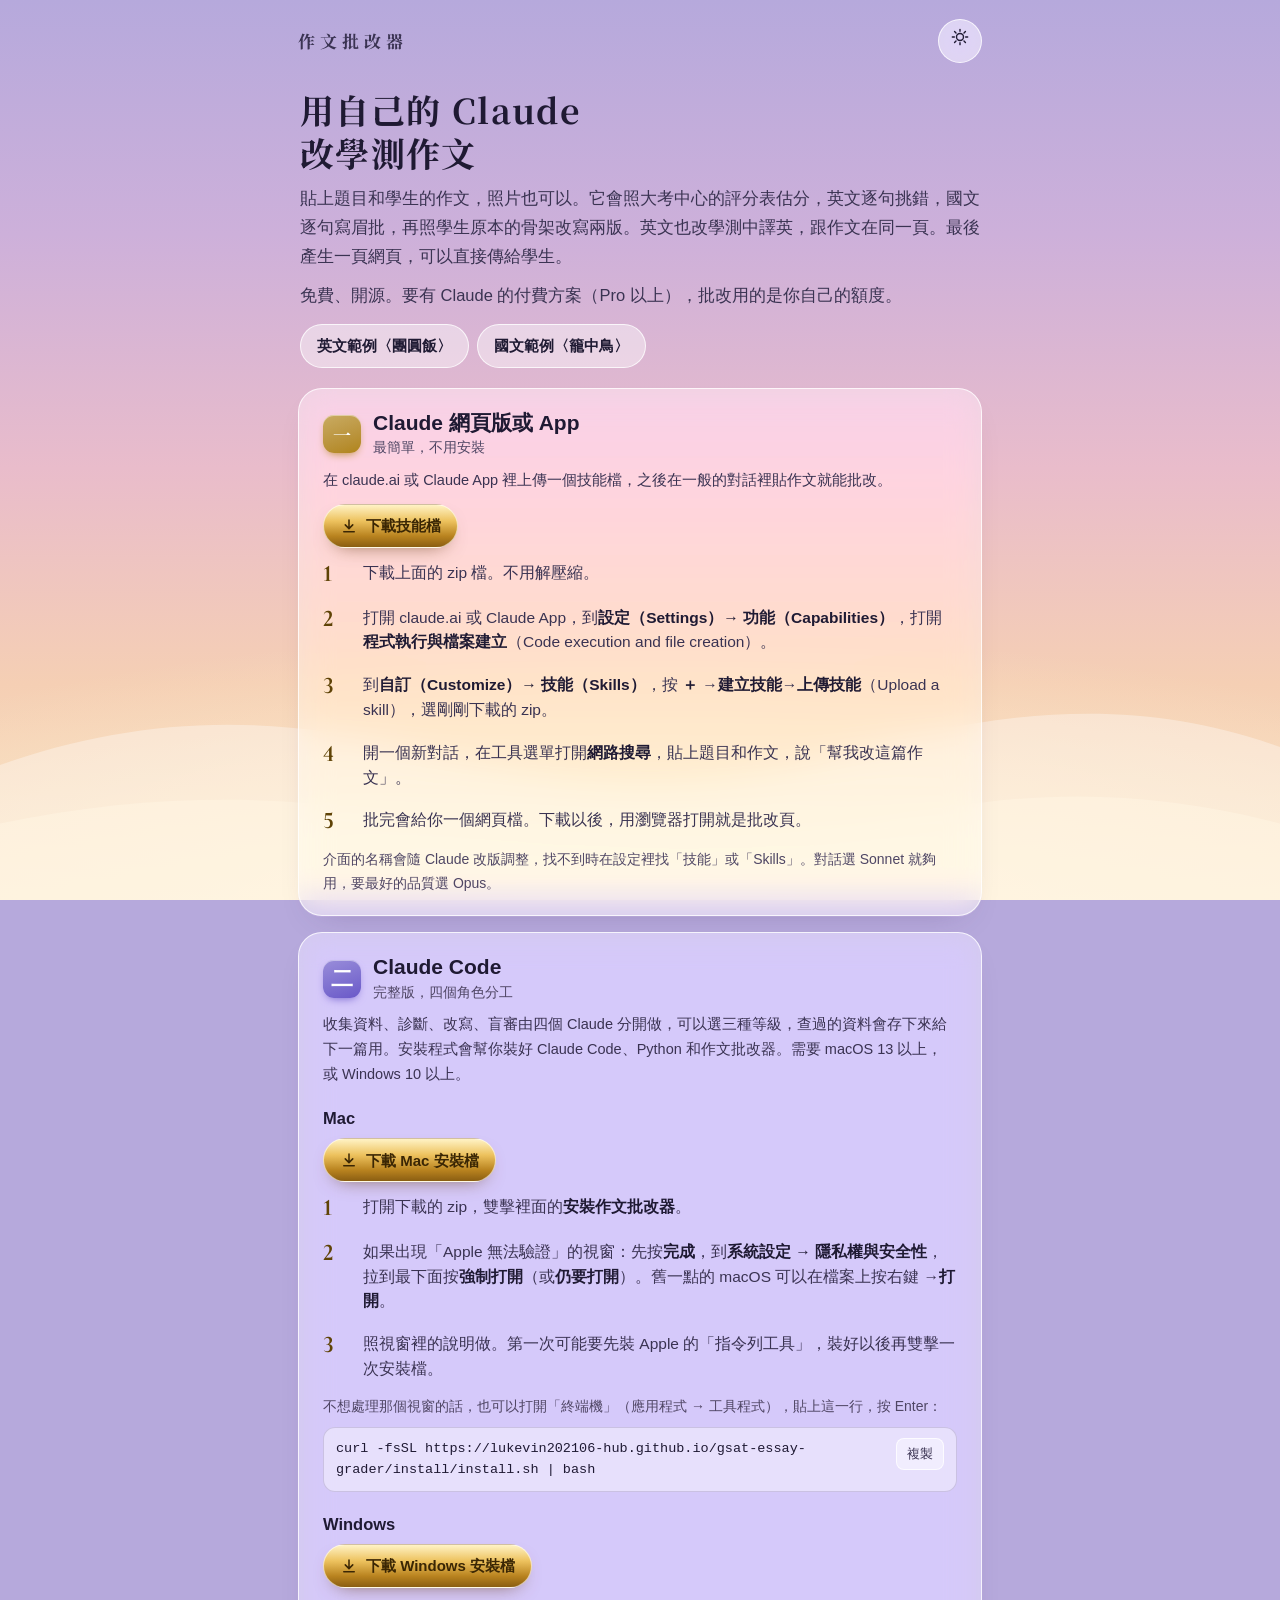
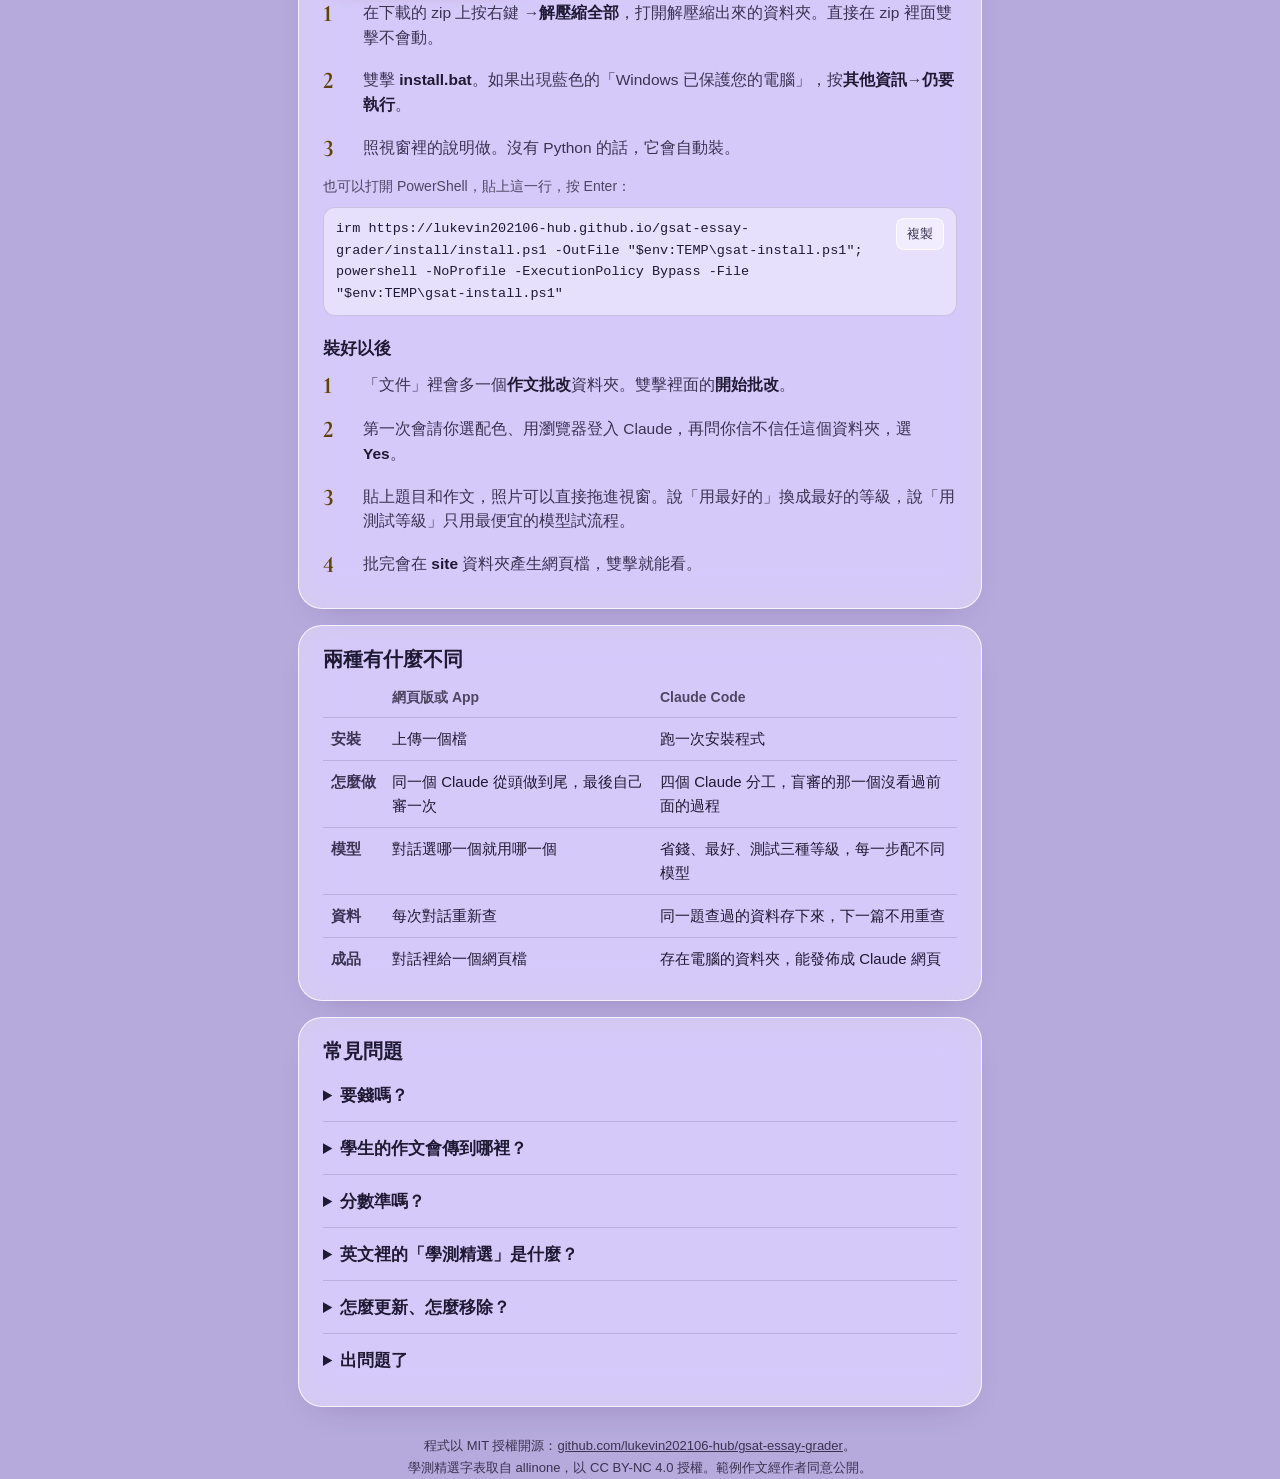
<file: index.html>
<!doctype html>
<html lang="zh-Hant-TW">
<head>
<meta charset="utf-8">
<meta name="viewport" content="width=device-width, initial-scale=1, viewport-fit=cover">
<title>作文批改器</title>
<meta name="description" content="用你自己的 Claude 批改學測國文、英文作文：估分、逐句挑錯或眉批、兩版改寫，產生一頁可以傳給學生的網頁。免費、開源。">
<meta name="color-scheme" content="light dark">
<link rel="preconnect" href="https://fonts.googleapis.com">
<link rel="preconnect" href="https://fonts.gstatic.com" crossorigin>
<link href="https://fonts.googleapis.com/css2?family=Cormorant+Garamond:ital,wght@0,500;0,600;0,700;1,500&family=Noto+Serif+TC:wght@400;600;700&display=swap" rel="stylesheet">
<link rel="stylesheet" href="assets/style.css">
<script>try{var t=localStorage.getItem("theme");if(t==="dark"||t==="light")document.documentElement.setAttribute("data-theme",t)}catch(e){}</script>
<style>
  .lead { padding: 26px 2px 20px; }
  .lead h1 { font: 700 34px/1.25 var(--ming); letter-spacing: .04em; }
  .lead p { margin-top: 10px; font-size: 16.5px; line-height: 1.75; color: var(--ink2); }
  .lead .ex { display: flex; flex-wrap: wrap; gap: 8px; margin-top: 14px; }
  .lead .ex a, .btn {
    display: inline-flex; align-items: center; gap: 8px; min-height: 44px; padding: 0 16px; border-radius: 22px;
    text-decoration: none; font-size: 15px; font-weight: 600; border: 1px solid var(--rim); background: var(--fill); color: var(--ink);
  }
  .btn.main { background: var(--gold-num); color: #3a2604; border-color: rgba(255, 255, 255, .6); box-shadow: 0 8px 20px -12px rgba(96, 54, 8, .8); }
  .btn svg { width: 18px; height: 18px; fill: none; stroke: currentColor; stroke-width: 2; stroke-linecap: round; stroke-linejoin: round; }
  .way .who { display: flex; gap: 12px; align-items: center; margin-bottom: 8px; }
  .way .who h2 { font-size: 21px; font-weight: 700; line-height: 1.3; }
  .way .who p { font-size: 14px; color: var(--muted); }
  .way .need { font-size: 14.5px; color: var(--ink2); line-height: 1.7; margin: 4px 0 12px; }
  .way .btns { display: flex; flex-wrap: wrap; gap: 10px; margin: 6px 0 4px; }
  .way h3 { font-size: 16.5px; font-weight: 700; margin: 18px 0 2px; }
  .howto li span { min-width: 0; }
  .note-s { font-size: 14px; color: var(--muted); line-height: 1.7; margin-top: 4px; }
  .cmd { display: flex; gap: 10px; align-items: flex-start; margin-top: 8px; padding: 10px 12px; border-radius: var(--r-card); background: var(--fill); border: 1px solid var(--line); }
  .cmd code { flex: 1; min-width: 0; font: 13.5px/1.6 ui-monospace, SFMono-Regular, Menlo, Consolas, monospace; color: var(--ink); overflow-wrap: anywhere; }
  .cmp { width: 100%; border-collapse: collapse; font-size: 15px; line-height: 1.6; }
  .cmp th, .cmp td { text-align: left; vertical-align: top; padding: 9px 8px; border-top: 1px solid var(--line); }
  .cmp thead th { border-top: 0; font-size: 14px; color: var(--muted); font-weight: 600; }
  .cmp tbody th { font-weight: 600; color: var(--ink2); white-space: nowrap; }
  .faq details { border-top: 1px solid var(--line); padding: 12px 0; }
  .faq details:first-of-type { border-top: 0; }
  .faq summary { cursor: pointer; font-size: 16.5px; font-weight: 600; min-height: 28px; }
  .faq details p, .faq details ul { margin-top: 8px; font-size: 15px; line-height: 1.75; color: var(--ink2); }
  .faq details ul { padding-left: 1.2em; }
  .faq details li + li { margin-top: 4px; }
  .foot { font-size: 13.5px; color: var(--muted); line-height: 1.8; padding: 22px 2px 0; }
  .foot a { color: var(--ink2); }
  @media (max-width: 480px) { .lead h1 { font-size: 29px; } .cmp { font-size: 14px; } }
</style>
</head>
<body>
<div class="sky" aria-hidden="true"></div>
<div class="waves" aria-hidden="true"><svg viewBox="0 0 1200 300" preserveAspectRatio="none"><path class="a" d="M0 150c120-50 240-60 380-20s250 60 400 10 280-70 420-10v170H0z"/><path class="b" d="M0 215c160-40 300-30 430 0s260 40 390 0 250-40 380 0v85H0z"/></svg></div>
<header class="wrap top">
  <span class="wordmark">作文批改器</span>
  <button class="pill icon theme" type="button" aria-label="切換白天或晚上的配色"><span class="sun"><svg viewBox="0 0 24 24" aria-hidden="true"><circle cx="12" cy="12" r="4.2"/><path d="M12 2.8v2.4M12 18.8v2.4M2.8 12h2.4M18.8 12h2.4M5.5 5.5l1.7 1.7M16.8 16.8l1.7 1.7M5.5 18.5l1.7-1.7M16.8 7.2l1.7-1.7"/></svg></span><span class="moon"><svg viewBox="0 0 24 24" aria-hidden="true"><path d="M20 14.2A8.2 8.2 0 0 1 9.8 4a8.2 8.2 0 1 0 10.2 10.2z"/></svg></span></button>
</header>
<main class="wrap">

<section class="lead">
  <h1>用自己的 Claude<br>改學測作文</h1>
  <p>貼上題目和學生的作文，照片也可以。它會照大考中心的評分表估分，英文逐句挑錯，國文逐句寫眉批，再照學生原本的骨架改寫兩版。英文也改學測中譯英，跟作文在同一頁。最後產生一頁網頁，可以直接傳給學生。</p>
  <p>免費、開源。要有 Claude 的付費方案（Pro 以上），批改用的是你自己的額度。</p>
  <div class="ex">
    <a href="examples/site/01-reunion.html">英文範例〈團圓飯〉</a>
    <a href="examples/site/02-caged-bird.html">國文範例〈籠中鳥〉</a>
  </div>
</section>

<section class="card way" id="web">
  <div class="who"><span class="tile zh">一</span><div><h2>Claude 網頁版或 App</h2><p>最簡單，不用安裝</p></div></div>
  <p class="need">在 claude.ai 或 Claude App 裡上傳一個技能檔，之後在一般的對話裡貼作文就能批改。</p>
  <div class="btns">
    <a class="btn main" href="https://github.com/lukevin202106-hub/gsat-essay-grader/releases/latest/download/gsat-essay-grader-skill.zip"><svg viewBox="0 0 24 24" aria-hidden="true"><path d="M12 4v11M7 10.5l5 5 5-5M5 19.5h14"/></svg>下載技能檔</a>
  </div>
  <ol class="howto">
    <li><span>下載上面的 zip 檔。不用解壓縮。</span></li>
    <li><span>打開 claude.ai 或 Claude App，到<b>設定（Settings）→ 功能（Capabilities）</b>，打開<b>程式執行與檔案建立</b>（Code execution and file creation）。</span></li>
    <li><span>到<b>自訂（Customize）→ 技能（Skills）</b>，按 <b>＋</b> →<b>建立技能</b>→<b>上傳技能</b>（Upload a skill），選剛剛下載的 zip。</span></li>
    <li><span>開一個新對話，在工具選單打開<b>網路搜尋</b>，貼上題目和作文，說「幫我改這篇作文」。</span></li>
    <li><span>批完會給你一個網頁檔。下載以後，用瀏覽器打開就是批改頁。</span></li>
  </ol>
  <p class="note-s">介面的名稱會隨 Claude 改版調整，找不到時在設定裡找「技能」或「Skills」。對話選 Sonnet 就夠用，要最好的品質選 Opus。</p>
</section>

<section class="card way" id="code">
  <div class="who"><span class="tile en">二</span><div><h2>Claude Code</h2><p>完整版，四個角色分工</p></div></div>
  <p class="need">收集資料、診斷、改寫、盲審由四個 Claude 分開做，可以選三種等級，查過的資料會存下來給下一篇用。安裝程式會幫你裝好 Claude Code、Python 和作文批改器。需要 macOS 13 以上，或 Windows 10 以上。</p>

  <h3>Mac</h3>
  <div class="btns">
    <a class="btn main" href="https://github.com/lukevin202106-hub/gsat-essay-grader/releases/latest/download/gsat-essay-grader-mac.zip"><svg viewBox="0 0 24 24" aria-hidden="true"><path d="M12 4v11M7 10.5l5 5 5-5M5 19.5h14"/></svg>下載 Mac 安裝檔</a>
  </div>
  <ol class="howto">
    <li><span>打開下載的 zip，雙擊裡面的<b>安裝作文批改器</b>。</span></li>
    <li><span>如果出現「Apple 無法驗證」的視窗：先按<b>完成</b>，到<b>系統設定 → 隱私權與安全性</b>，拉到最下面按<b>強制打開</b>（或<b>仍要打開</b>）。舊一點的 macOS 可以在檔案上按右鍵 →<b>打開</b>。</span></li>
    <li><span>照視窗裡的說明做。第一次可能要先裝 Apple 的「指令列工具」，裝好以後再雙擊一次安裝檔。</span></li>
  </ol>
  <p class="note-s">不想處理那個視窗的話，也可以打開「終端機」（應用程式 → 工具程式），貼上這一行，按 Enter：</p>
  <div class="cmd"><code>curl -fsSL https://lukevin202106-hub.github.io/gsat-essay-grader/install/install.sh | bash</code><button type="button" class="copy" data-t="curl -fsSL https://lukevin202106-hub.github.io/gsat-essay-grader/install/install.sh | bash">複製</button></div>

  <h3>Windows</h3>
  <div class="btns">
    <a class="btn main" href="https://github.com/lukevin202106-hub/gsat-essay-grader/releases/latest/download/gsat-essay-grader-windows.zip"><svg viewBox="0 0 24 24" aria-hidden="true"><path d="M12 4v11M7 10.5l5 5 5-5M5 19.5h14"/></svg>下載 Windows 安裝檔</a>
  </div>
  <ol class="howto">
    <li><span>在下載的 zip 上按右鍵 →<b>解壓縮全部</b>，打開解壓縮出來的資料夾。直接在 zip 裡面雙擊不會動。</span></li>
    <li><span>雙擊 <b>install.bat</b>。如果出現藍色的「Windows 已保護您的電腦」，按<b>其他資訊</b>→<b>仍要執行</b>。</span></li>
    <li><span>照視窗裡的說明做。沒有 Python 的話，它會自動裝。</span></li>
  </ol>
  <p class="note-s">也可以打開 PowerShell，貼上這一行，按 Enter：</p>
  <div class="cmd"><code>irm https://lukevin202106-hub.github.io/gsat-essay-grader/install/install.ps1 -OutFile "$env:TEMP\gsat-install.ps1"; powershell -NoProfile -ExecutionPolicy Bypass -File "$env:TEMP\gsat-install.ps1"</code><button type="button" class="copy" data-t="irm https://lukevin202106-hub.github.io/gsat-essay-grader/install/install.ps1 -OutFile &quot;$env:TEMP\gsat-install.ps1&quot;; powershell -NoProfile -ExecutionPolicy Bypass -File &quot;$env:TEMP\gsat-install.ps1&quot;">複製</button></div>

  <h3>裝好以後</h3>
  <ol class="howto">
    <li><span>「文件」裡會多一個<b>作文批改</b>資料夾。雙擊裡面的<b>開始批改</b>。</span></li>
    <li><span>第一次會請你選配色、用瀏覽器登入 Claude，再問你信不信任這個資料夾，選 <b>Yes</b>。</span></li>
    <li><span>貼上題目和作文，照片可以直接拖進視窗。說「用最好的」換成最好的等級，說「用測試等級」只用最便宜的模型試流程。</span></li>
    <li><span>批完會在 <b>site</b> 資料夾產生網頁檔，雙擊就能看。</span></li>
  </ol>
</section>

<section class="card">
  <div class="card-h"><h2>兩種有什麼不同</h2></div>
  <div class="tablewrap"><table class="cmp">
    <thead><tr><th scope="col"></th><th scope="col">網頁版或 App</th><th scope="col">Claude Code</th></tr></thead>
    <tbody>
      <tr><th scope="row">安裝</th><td>上傳一個檔</td><td>跑一次安裝程式</td></tr>
      <tr><th scope="row">怎麼做</th><td>同一個 Claude 從頭做到尾，最後自己審一次</td><td>四個 Claude 分工，盲審的那一個沒看過前面的過程</td></tr>
      <tr><th scope="row">模型</th><td>對話選哪一個就用哪一個</td><td>省錢、最好、測試三種等級，每一步配不同模型</td></tr>
      <tr><th scope="row">資料</th><td>每次對話重新查</td><td>同一題查過的資料存下來，下一篇不用重查</td></tr>
      <tr><th scope="row">成品</th><td>對話裡給一個網頁檔</td><td>存在電腦的資料夾，能發佈成 Claude 網頁</td></tr>
    </tbody>
  </table></div>
</section>

<section class="card faq">
  <div class="card-h"><h2>常見問題</h2></div>
  <details><summary>要錢嗎？</summary><p>作文批改器免費。批改是用你自己的 Claude，要有 Pro 以上的付費方案，用掉的算在你的用量額度裡，不另外收費。</p></details>
  <details><summary>學生的作文會傳到哪裡？</summary><p>只會交給你自己的 Claude 批改。Claude Code 版的作文和成品都存在你電腦的「作文批改」資料夾；網頁版在你的 Claude 對話裡。作文批改器本身不會把作文送到別的地方。</p></details>
  <details><summary>分數準嗎？</summary><p>是照大考中心的評分表估的，不是正式成績，實際閱卷可能差一兩分。每一項都會寫扣在哪裡，那些說明比分數有用。</p></details>
  <details><summary>英文裡的「學測精選」是什麼？</summary><p>allinone App（App Store 搜尋「Allinone 讀書計畫」）整理的學測精選 3,000 字和 1,259 條片語句型。高分版會換成這些字，批改頁附上中文和例句。</p></details>
  <details><summary>怎麼更新、怎麼移除？</summary>
    <ul>
      <li>更新：Claude Code 版再跑一次安裝程式；網頁版到「技能」刪掉舊的，再上傳新的。</li>
      <li>移除 Claude Code 版：在終端機或 PowerShell 打 <code>claude plugin uninstall gsat-essay-grader@gsat-essay-grader</code>，再刪掉家目錄裡的 <code>.gsat-essay-grader</code> 資料夾。「作文批改」資料夾裡是你的作文，要不要刪自己決定。</li>
    </ul>
  </details>
  <details><summary>出問題了</summary><p>把畫面截圖，到 <a href="https://github.com/lukevin202106-hub/gsat-essay-grader/issues">GitHub</a> 開一個 issue。</p></details>
</section>

<footer class="foot">
  程式以 MIT 授權開源：<a href="https://github.com/lukevin202106-hub/gsat-essay-grader">github.com/lukevin202106-hub/gsat-essay-grader</a>。<br>
  學測精選字表取自 allinone，以 CC BY-NC 4.0 授權。範例作文經作者同意公開。
</footer>
</main>
<script src="assets/app.js" defer></script>
</body>
</html>
</file>
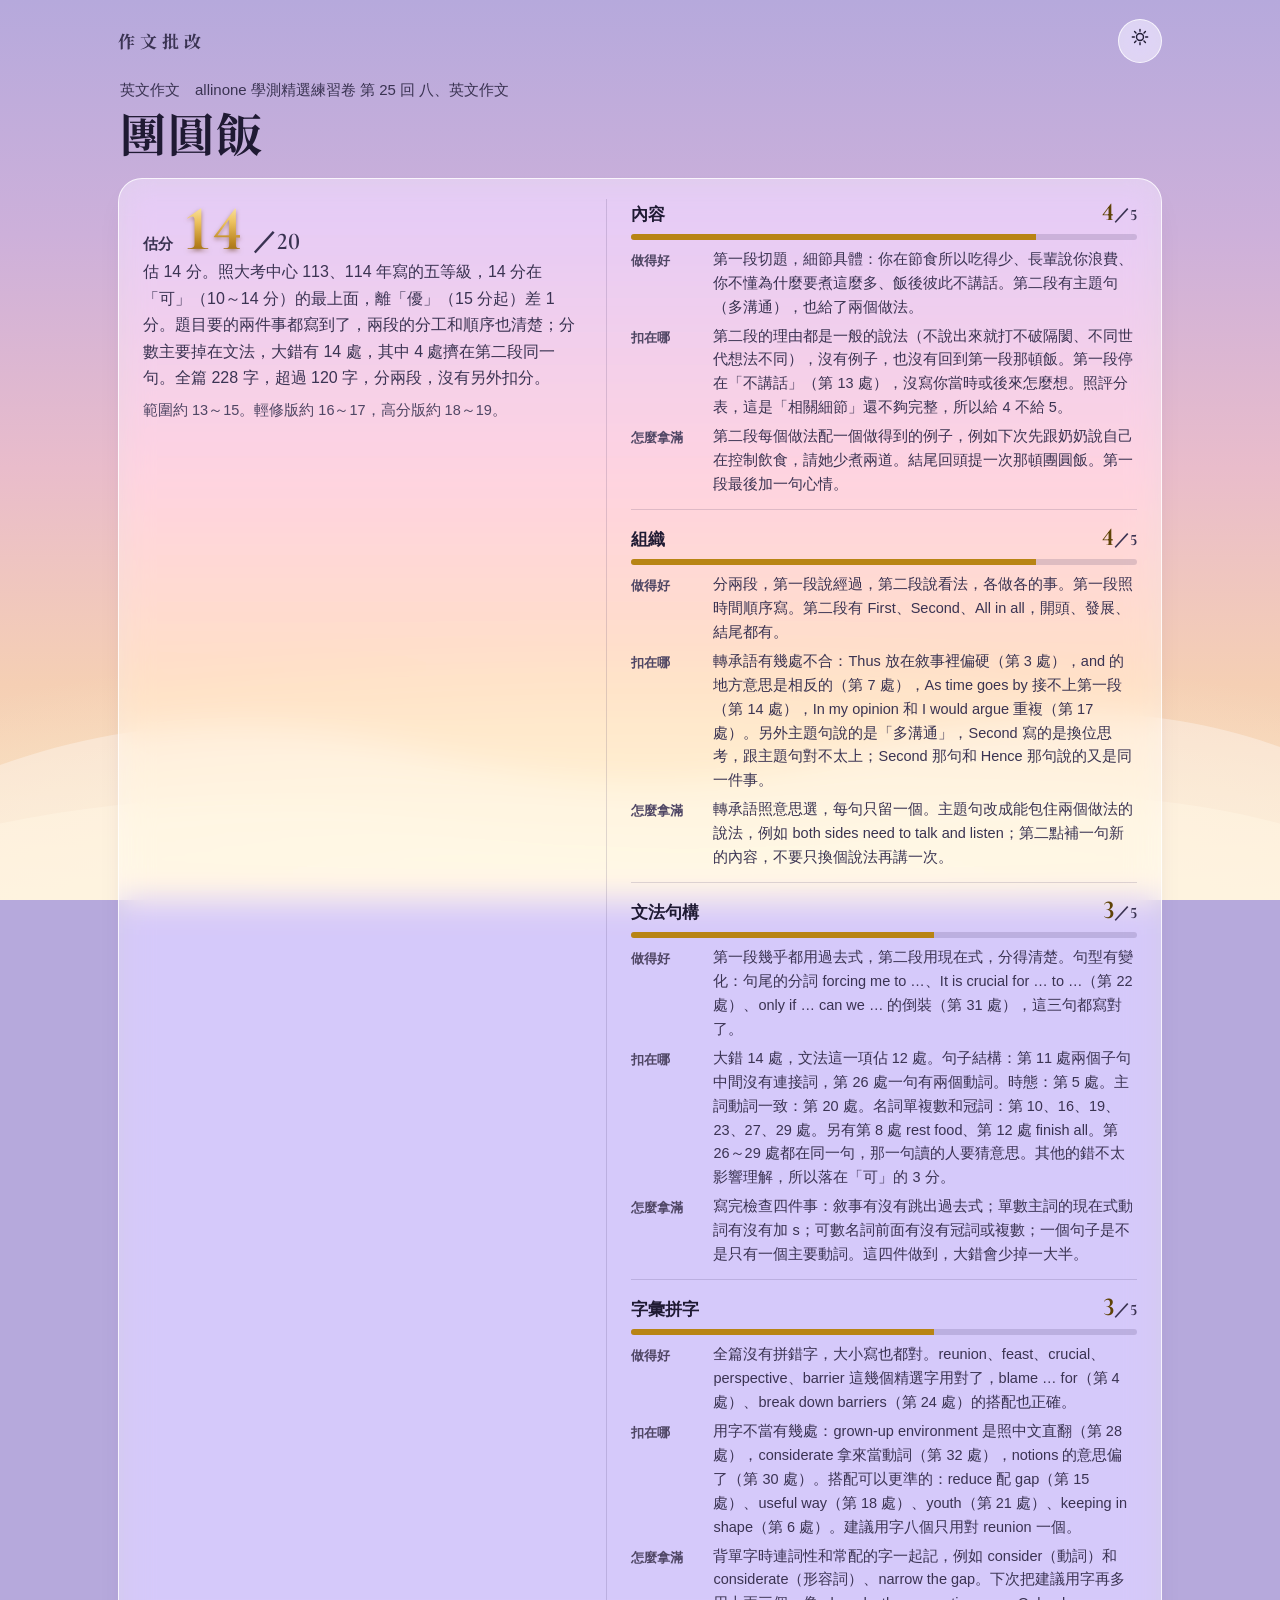
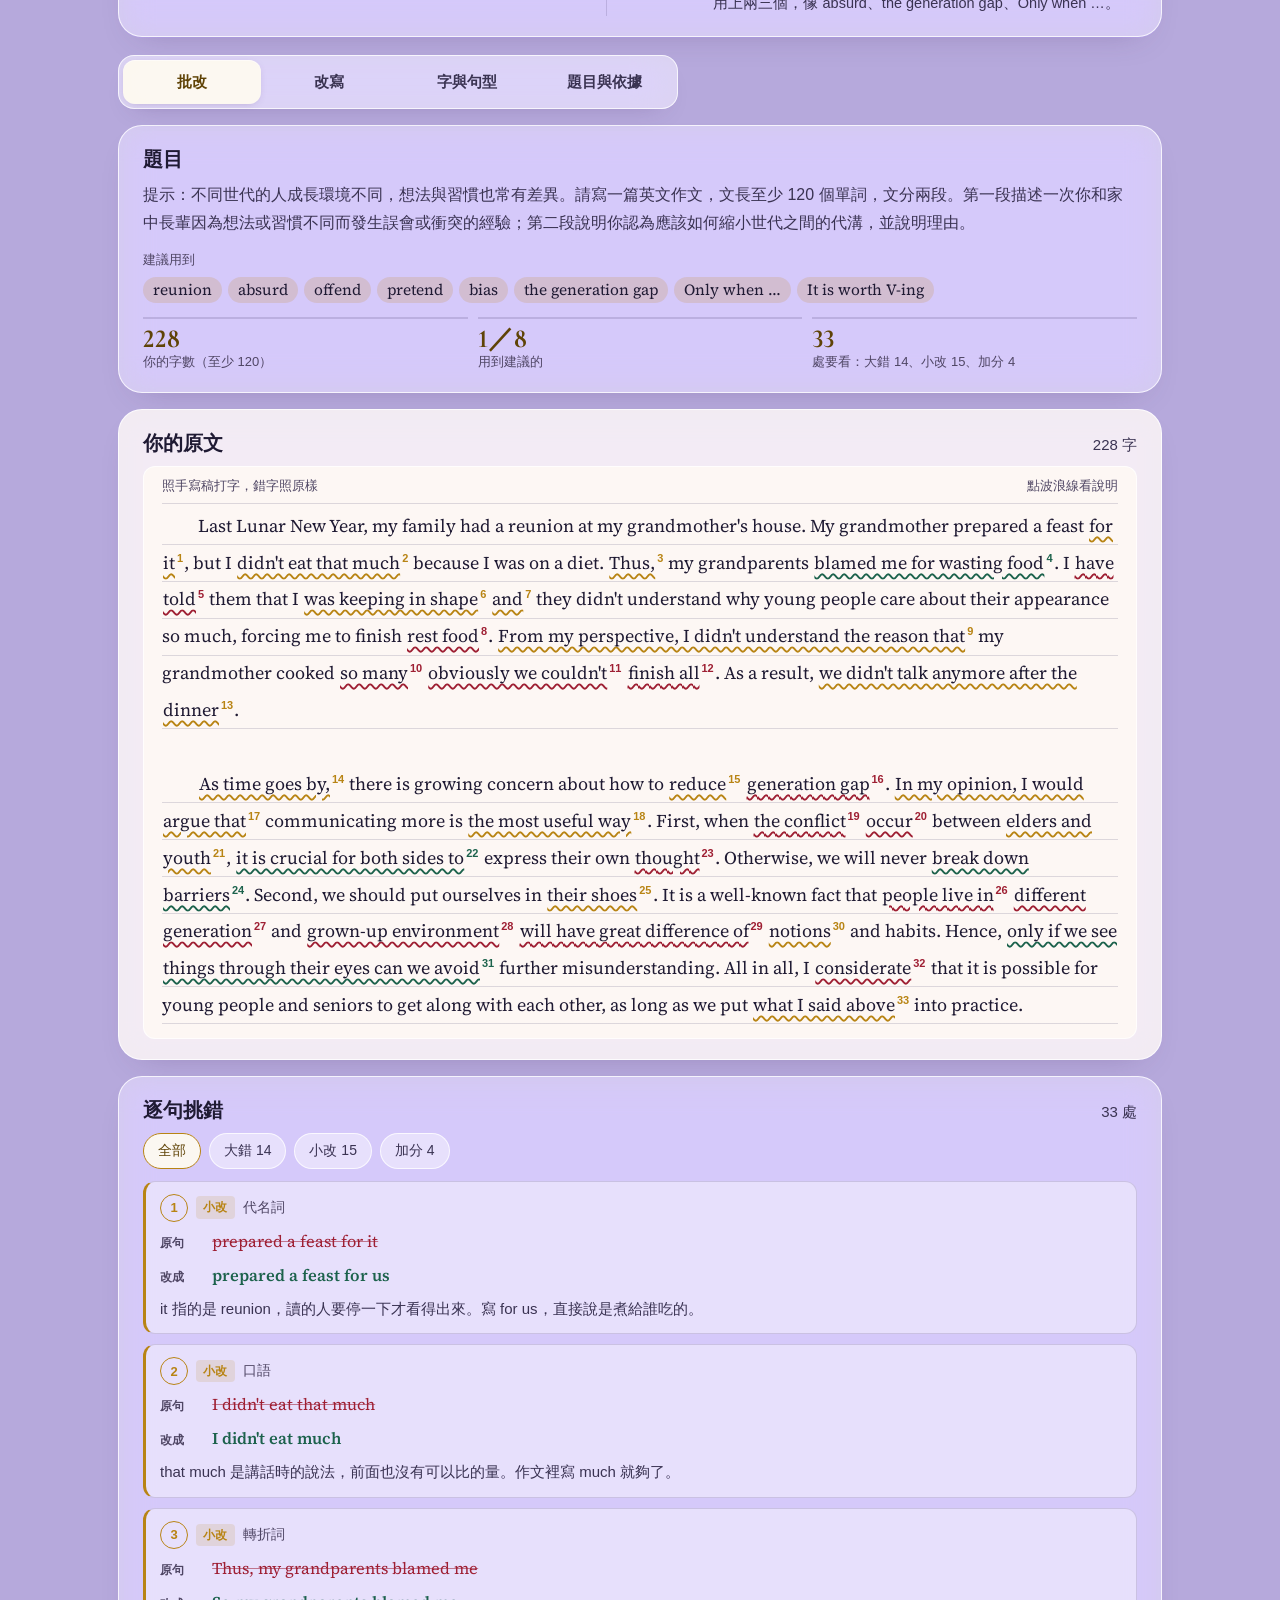
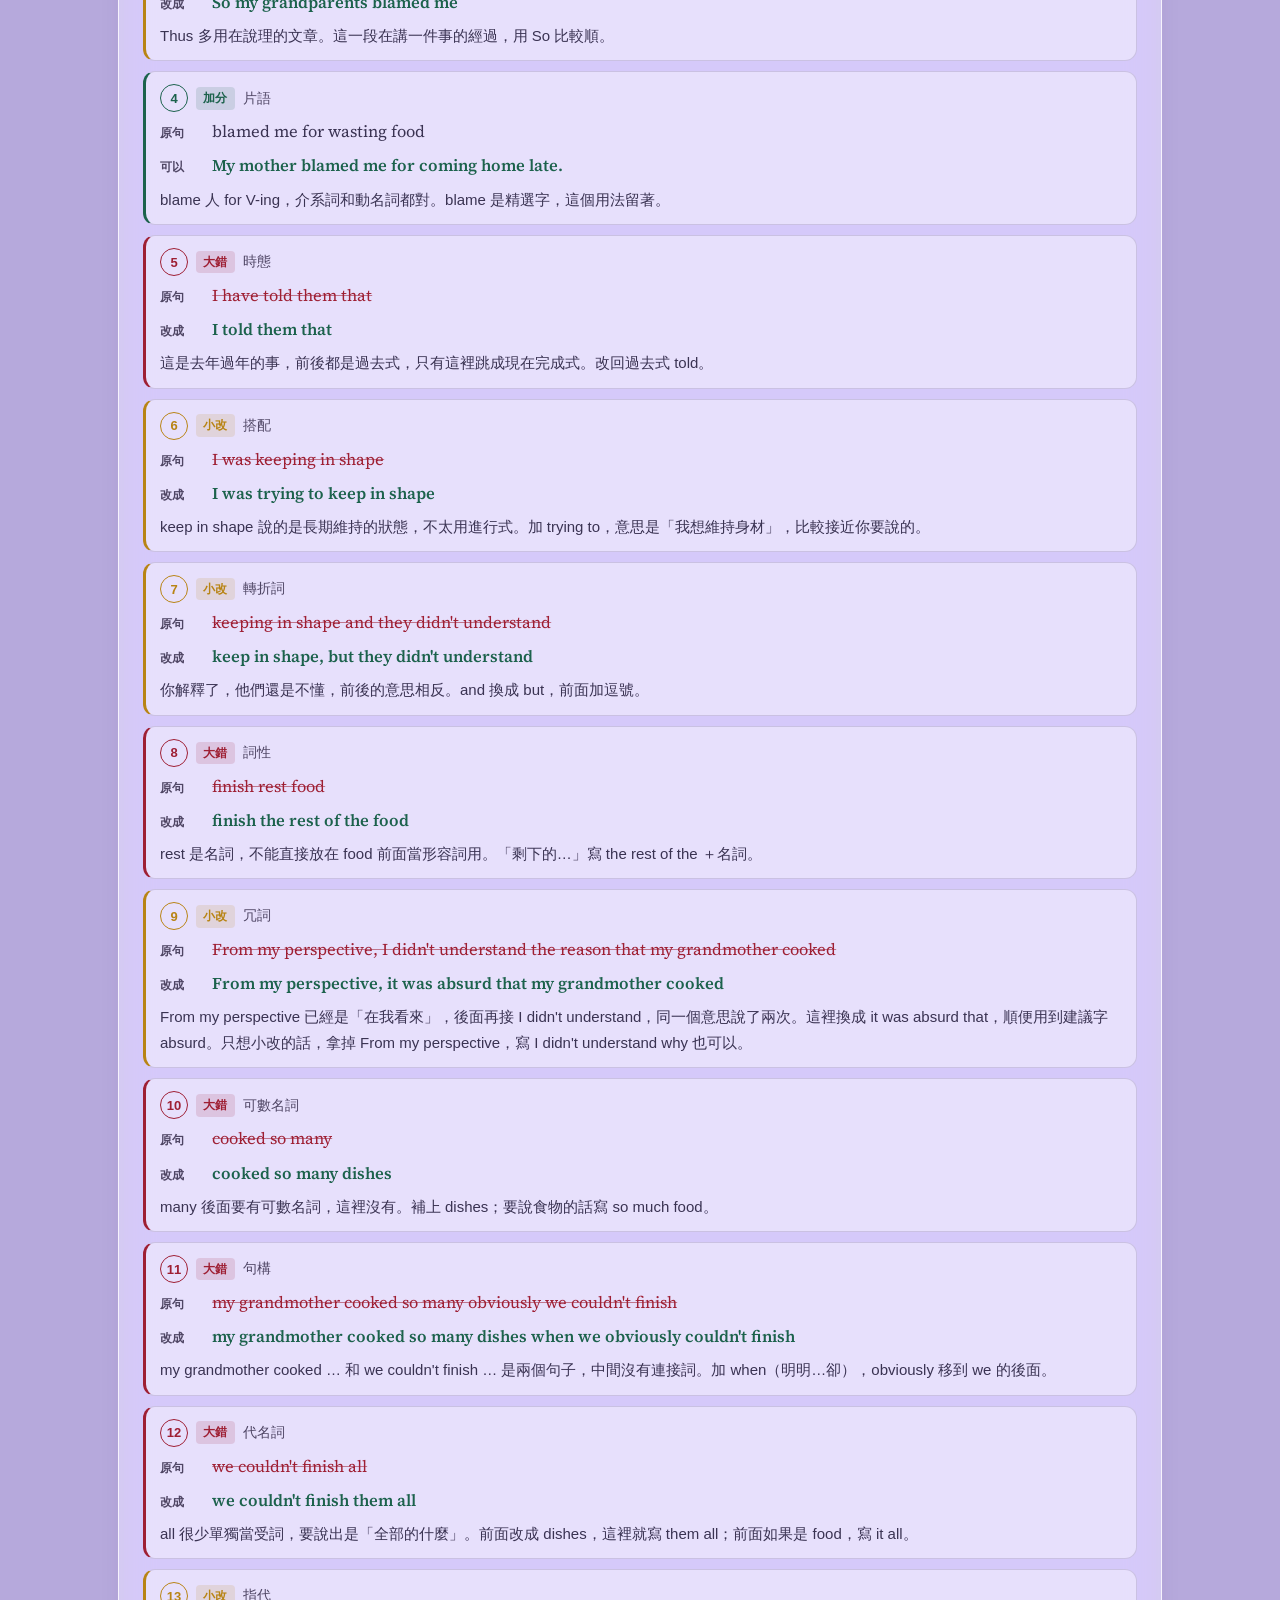
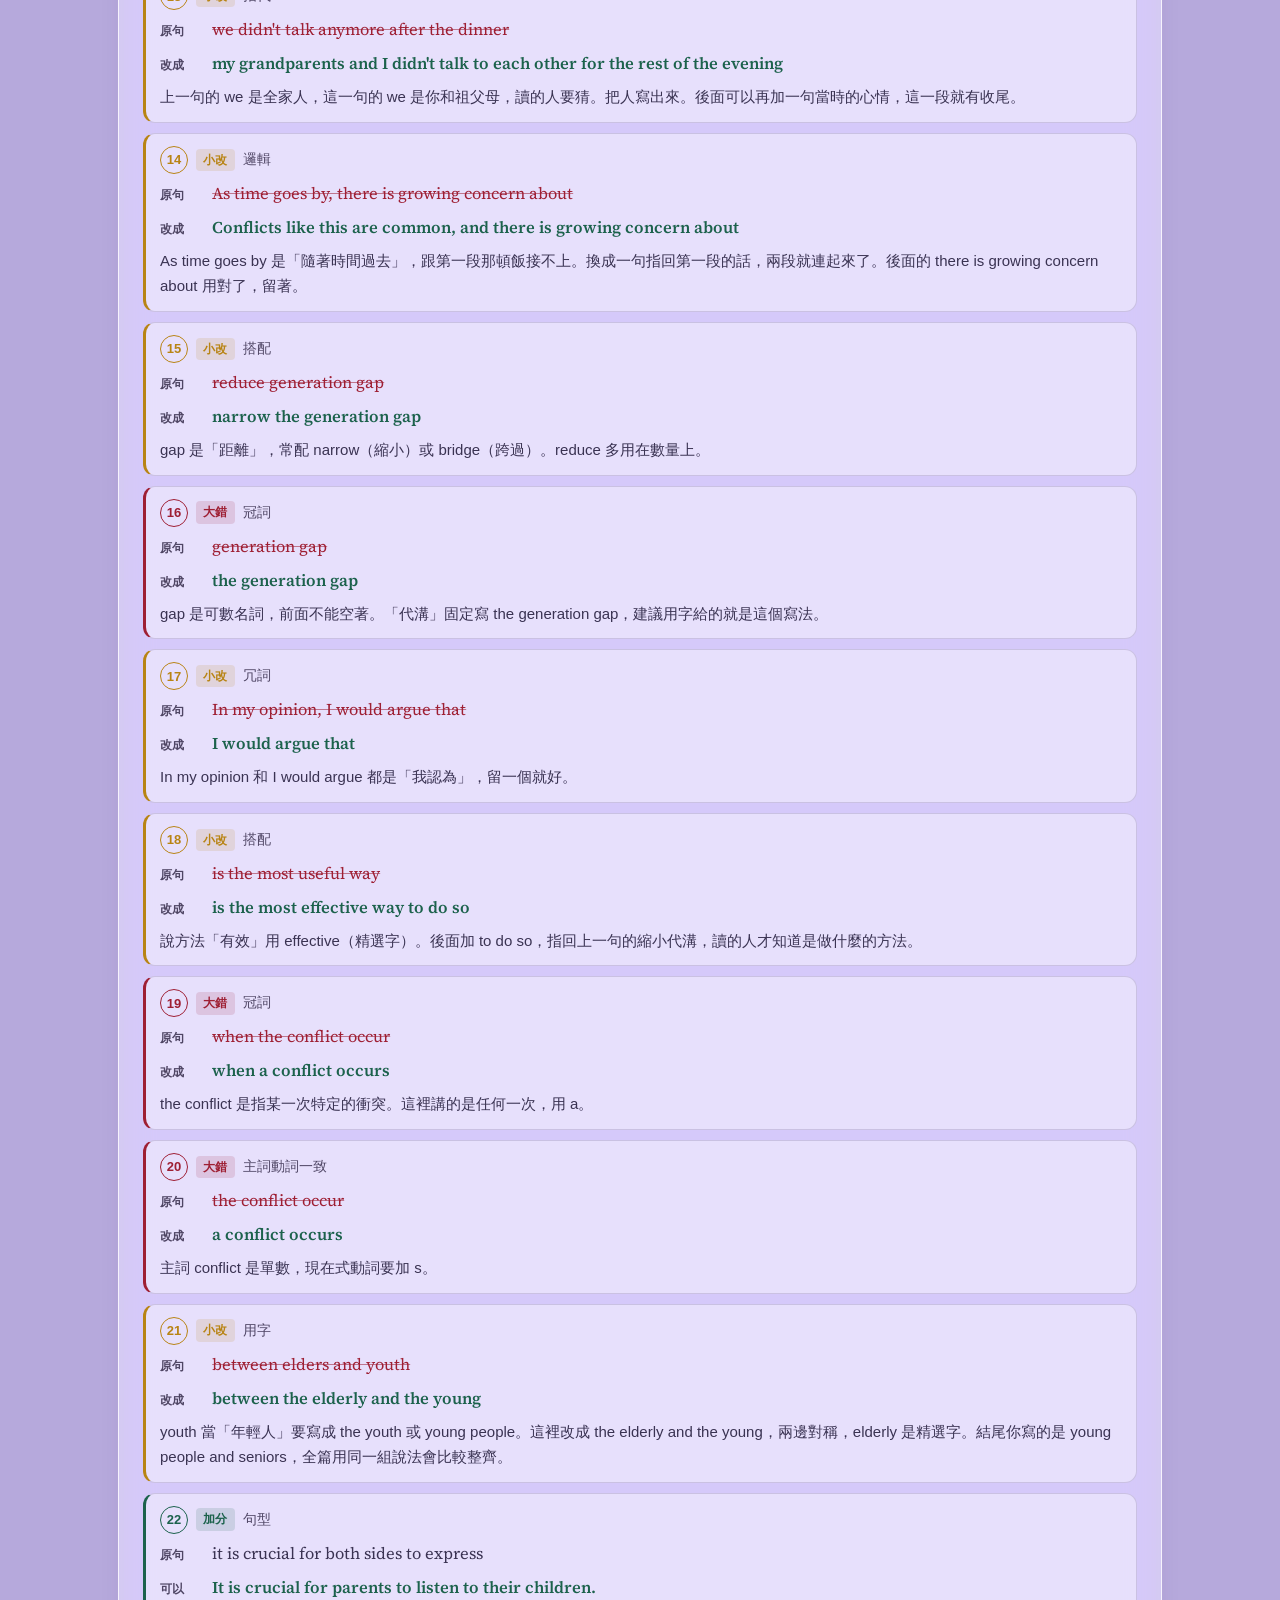
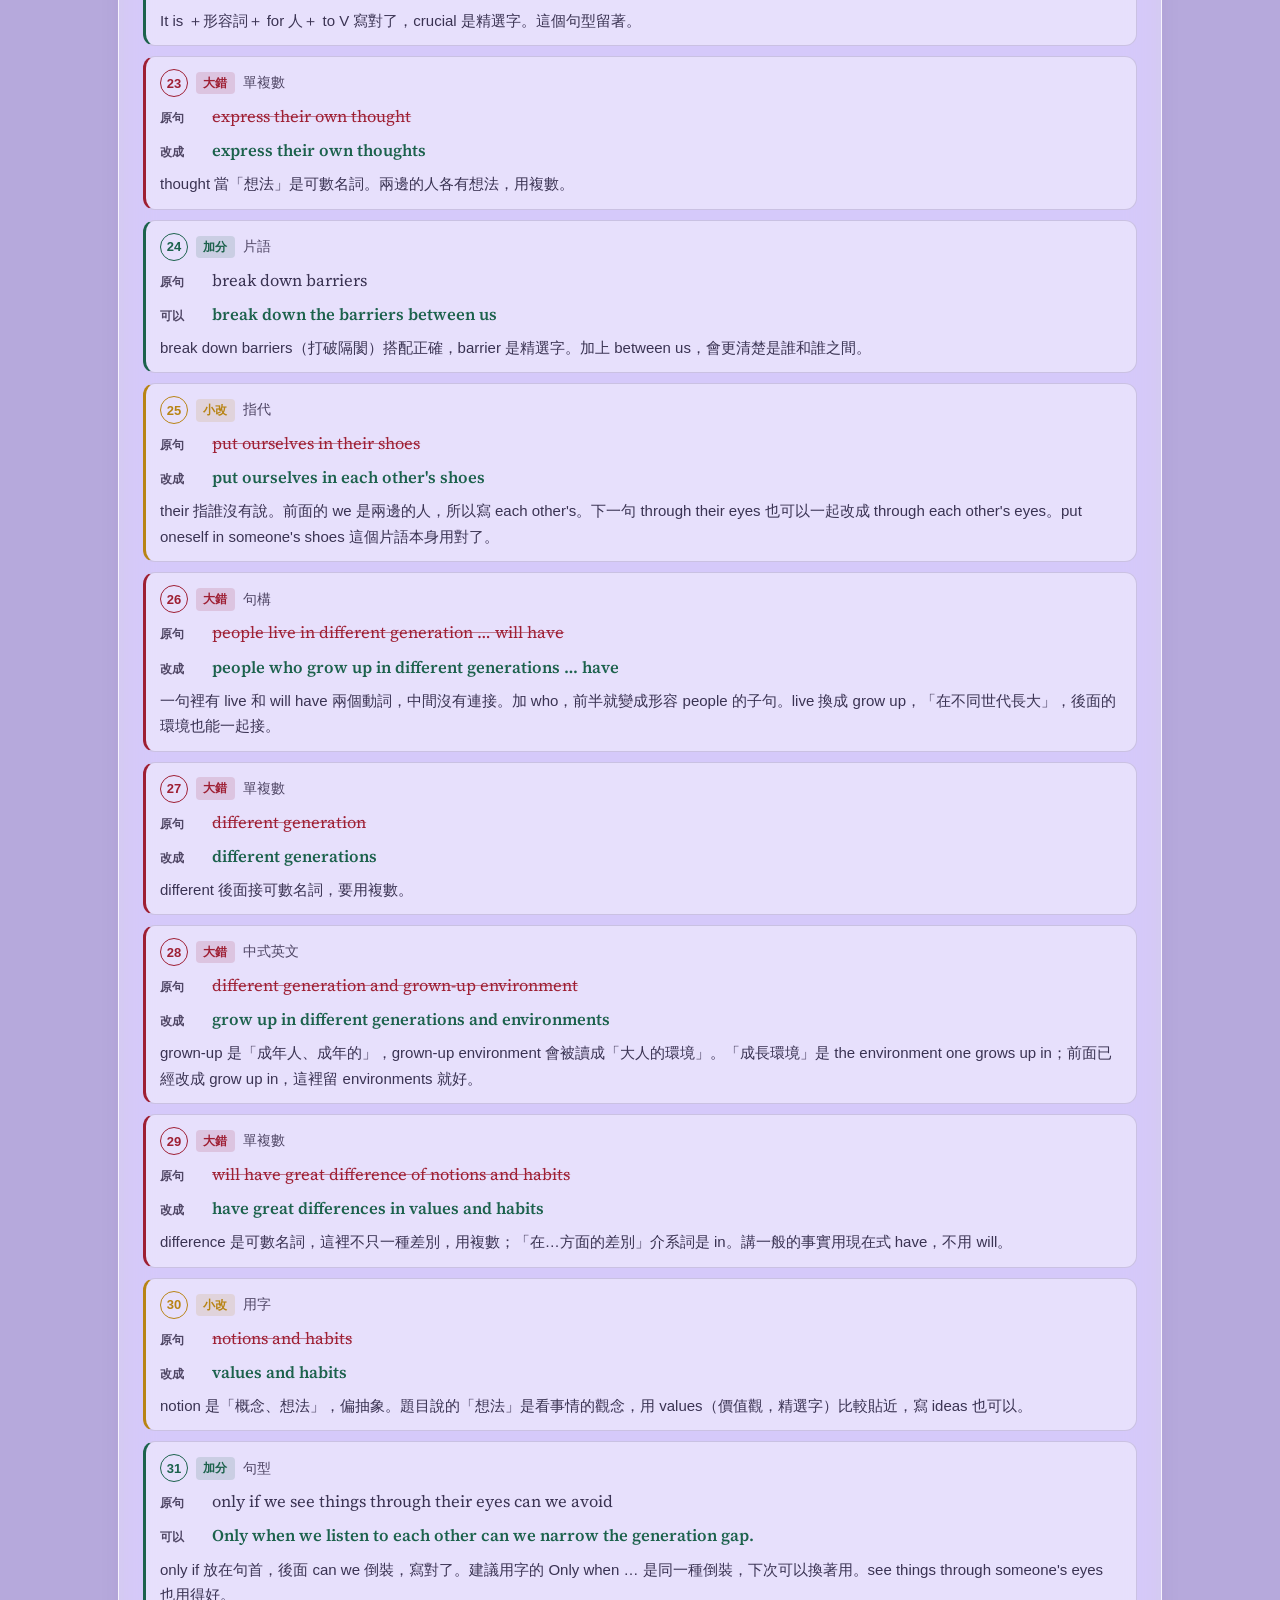
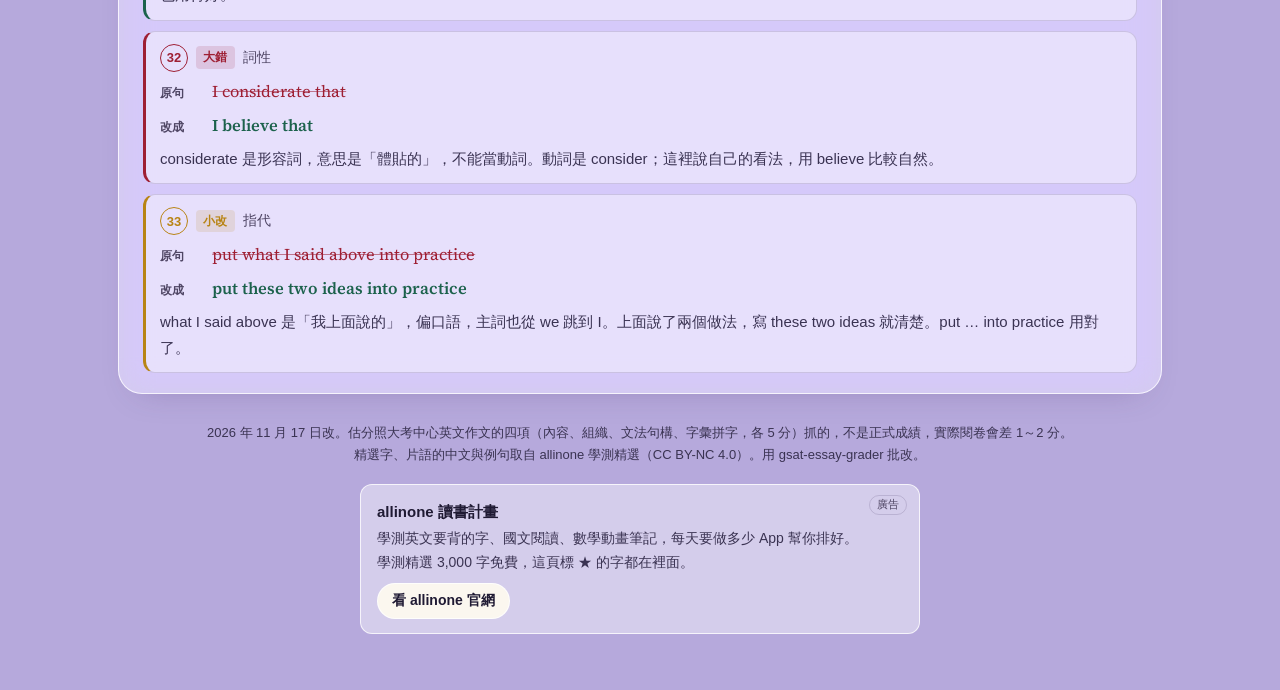
<file: examples/site/01-reunion.html>
<!doctype html>
<html lang="zh-Hant-TW">
<head>
<meta charset="utf-8">
<meta name="viewport" content="width=device-width, initial-scale=1, viewport-fit=cover">
<meta name="robots" content="noindex, nofollow, noarchive">
<title>團圓飯｜作文批改</title>
<meta name="description" content="allinone 學測精選練習卷 第 25 回 八、英文作文「團圓飯」的估分、逐句挑錯，和輕修版、高分版兩篇改寫。">
<meta name="color-scheme" content="light dark">
<meta name="generator" content="gsat-essay-grader">
<link rel="preconnect" href="https://fonts.googleapis.com">
<link rel="preconnect" href="https://fonts.gstatic.com" crossorigin>
<link href="https://fonts.googleapis.com/css2?family=Cormorant+Garamond:ital,wght@0,500;0,600;0,700;1,500&family=Noto+Serif+TC:wght@400;600;700&family=Source+Serif+4:ital,opsz,wght@0,8..60,400;0,8..60,600;1,8..60,400&display=swap" rel="stylesheet">
<style>
/* gsat-essay-grader 的批改頁樣式（MIT）。美編照 allinone App：暮色天空、毛玻璃卡、金色襯線數字。
   晝夜兩套配色：預設跟系統，頁面右上角可以切換。 */

:root {
  color-scheme: light;
  --sky:
    radial-gradient(130% 55% at 50% 104%, #fff0cf 0%, rgba(255, 240, 207, 0) 62%),
    linear-gradient(180deg, #b6a9dc 0%, #cdb0da 26%, #e9bccb 52%, #f5cfb4 76%, #f9e4c4 100%);
  --ink: #1f1a33;
  --ink2: #3a3352;
  --muted: #4f4664;
  --faint: #5f5674;
  --gold: #5f4306;
  --gold-ico: #b88414;
  --red: #9e1f33;
  --violet: #4a3a94;
  --green: #1c624c;
  --red-wash: rgba(158, 31, 51, .1);
  --violet-wash: rgba(74, 58, 148, .11);
  --green-wash: rgba(28, 98, 76, .12);
  --gold-wash: rgba(196, 142, 46, .2);
  --glass: rgba(255, 255, 255, .4);
  --glass-read: rgba(255, 251, 244, .82);
  --rim: rgba(255, 255, 255, .78);
  --line: rgba(50, 40, 90, .16);
  --fill: rgba(255, 255, 255, .42);
  --fill-on: rgba(255, 252, 240, .9);
  --shadow: rgba(70, 40, 100, .34);
  --bar: rgba(255, 255, 255, .5);
  --gold-num: linear-gradient(180deg, #fff3c6 0%, #edc25e 38%, #b9831f 74%, #8a5e12 100%);
  --gold-num-shadow: drop-shadow(0 2px 2px rgba(96, 54, 8, .5));
  --wave-a: rgba(255, 255, 255, .34);
  --wave-b: rgba(255, 246, 228, .5);
  --star: 0;

  --zh: -apple-system, BlinkMacSystemFont, "PingFang TC", "Noto Sans TC", "Microsoft JhengHei", sans-serif;
  --ming: "Songti TC", "Noto Serif TC", "PMingLiU", "Source Han Serif TC", serif;
  --num: "Cormorant Garamond", "Songti TC", Georgia, serif;

  --r-group: 24px;
  --r-card: 12px;
  --r-control: 8px;
  --page: 18px;
}

@media (prefers-color-scheme: dark) {
  :root:not([data-theme="light"]) {
    color-scheme: dark;
    --sky:
      radial-gradient(60% 34% at 82% 8%, rgba(190, 180, 255, .2) 0%, rgba(190, 180, 255, 0) 70%),
      linear-gradient(180deg, #0a0711 0%, #110b22 38%, #1a1340 74%, #2a1c4c 100%);
    --ink: #ece6d6;
    --ink2: #d0c4ac;
    --muted: #aba1b8;
    --faint: #9389a4;
    --gold: #e2bf6a;
    --gold-ico: #e2bf6a;
    --red: #f2808f;
    --violet: #b6aaf2;
    --green: #74c6a8;
    --red-wash: rgba(230, 92, 112, .17);
    --violet-wash: rgba(143, 127, 212, .2);
    --green-wash: rgba(95, 174, 146, .17);
    --gold-wash: rgba(201, 162, 39, .2);
    --glass: rgba(44, 35, 78, .46);
    --glass-read: rgba(22, 17, 38, .8);
    --rim: rgba(255, 255, 255, .14);
    --line: rgba(255, 255, 255, .12);
    --fill: rgba(255, 255, 255, .07);
    --fill-on: rgba(255, 255, 255, .16);
    --shadow: rgba(0, 0, 0, .55);
    --bar: rgba(34, 27, 62, .62);
    --gold-num: linear-gradient(180deg, #fff8dc 0%, #f6d77e 44%, #d8a640 80%, #b5832a 100%);
    --gold-num-shadow: drop-shadow(0 2px 6px rgba(0, 0, 0, .5));
    --wave-a: rgba(120, 100, 200, .1);
    --wave-b: rgba(70, 54, 130, .22);
    --star: 1;
  }
}
:root[data-theme="dark"] {
  color-scheme: dark;
  --sky:
    radial-gradient(60% 34% at 82% 8%, rgba(190, 180, 255, .2) 0%, rgba(190, 180, 255, 0) 70%),
    linear-gradient(180deg, #0a0711 0%, #110b22 38%, #1a1340 74%, #2a1c4c 100%);
  --ink: #ece6d6;
  --ink2: #d0c4ac;
  --muted: #aba1b8;
  --faint: #9389a4;
  --gold: #e2bf6a;
  --gold-ico: #e2bf6a;
  --red: #f2808f;
  --violet: #b6aaf2;
  --green: #74c6a8;
  --red-wash: rgba(230, 92, 112, .17);
  --violet-wash: rgba(143, 127, 212, .2);
  --green-wash: rgba(95, 174, 146, .17);
  --gold-wash: rgba(201, 162, 39, .2);
  --glass: rgba(44, 35, 78, .46);
  --glass-read: rgba(22, 17, 38, .8);
  --rim: rgba(255, 255, 255, .14);
  --line: rgba(255, 255, 255, .12);
  --fill: rgba(255, 255, 255, .07);
  --fill-on: rgba(255, 255, 255, .16);
  --shadow: rgba(0, 0, 0, .55);
  --bar: rgba(34, 27, 62, .62);
  --gold-num: linear-gradient(180deg, #fff8dc 0%, #f6d77e 44%, #d8a640 80%, #b5832a 100%);
  --gold-num-shadow: drop-shadow(0 2px 6px rgba(0, 0, 0, .5));
  --wave-a: rgba(120, 100, 200, .1);
  --wave-b: rgba(70, 54, 130, .22);
  --star: 1;
}

* { box-sizing: border-box; }
html { -webkit-text-size-adjust: 100%; }
body {
  margin: 0;
  min-height: 100vh;
  color: var(--ink);
  font: 17px/1.7 var(--zh);
  font-variant-numeric: lining-nums;
  background: #b6a9dc;
  overflow-x: hidden;
}
h1, h2, h3, h4, p, ul, ol, dl, dd, figure, blockquote { margin: 0; padding: 0; }
ul, ol { list-style: none; }
a { color: inherit; }
button { font: inherit; color: inherit; }
:focus-visible { outline: 2px solid var(--gold-ico); outline-offset: 3px; border-radius: 6px; }

/* ── 天空 ── */
.sky { position: fixed; inset: 0; z-index: -2; background: var(--sky); }
.sky::before {
  content: ""; position: absolute; inset: 0; opacity: var(--star);
  background-image:
    radial-gradient(1.2px 1.2px at 12% 18%, #fff 50%, transparent 51%),
    radial-gradient(1px 1px at 31% 9%, #fff 50%, transparent 51%),
    radial-gradient(1.4px 1.4px at 47% 27%, #fdf3d0 50%, transparent 51%),
    radial-gradient(1px 1px at 63% 14%, #fff 50%, transparent 51%),
    radial-gradient(1.2px 1.2px at 78% 33%, #fff 50%, transparent 51%),
    radial-gradient(1px 1px at 91% 21%, #dcd4ff 50%, transparent 51%),
    radial-gradient(1px 1px at 22% 41%, #fff 50%, transparent 51%),
    radial-gradient(1.3px 1.3px at 56% 47%, #fff 50%, transparent 51%),
    radial-gradient(1px 1px at 85% 55%, #fdf3d0 50%, transparent 51%),
    radial-gradient(1px 1px at 6% 62%, #fff 50%, transparent 51%),
    radial-gradient(1px 1px at 38% 66%, #dcd4ff 50%, transparent 51%);
  background-size: 620px 520px;
}
.home .sky::after {
  content: ""; position: absolute; right: 9%; top: 7%; width: 54px; height: 54px; border-radius: 50%;
  opacity: var(--star);
  background: radial-gradient(circle at 42% 40%, #fffdf2 0%, #f3ecd6 55%, #d9d0b8 100%);
  box-shadow: 0 0 34px 10px rgba(226, 216, 255, .28), 0 0 110px 40px rgba(170, 150, 255, .16);
}
.waves { position: fixed; left: 0; right: 0; bottom: 0; height: 30vh; min-height: 170px; z-index: -1; pointer-events: none; }
.waves svg { width: 100%; height: 100%; display: block; }
.waves .a { fill: var(--wave-a); }
.waves .b { fill: var(--wave-b); }

/* ── 版面 ── */
.wrap { max-width: 720px; margin: 0 auto; padding: 0 var(--page); }
.wrap.wide { max-width: 1080px; }
main { padding-bottom: 56px; }

.top { display: flex; align-items: center; gap: 10px; padding-top: 18px; min-height: 62px; }
.wordmark { font: 700 17px/1 var(--ming); letter-spacing: .3em; color: var(--ink2); text-decoration: none; margin-right: auto; padding: 14px 0; }
.pill {
  display: inline-flex; align-items: center; justify-content: center; gap: 6px; min-width: 44px; height: 44px; padding: 0 16px;
  border-radius: 22px; border: 1px solid var(--rim); background: var(--bar); cursor: pointer; text-decoration: none;
  font-size: 15px; font-weight: 600; color: var(--ink);
  -webkit-backdrop-filter: blur(14px) saturate(1.5); backdrop-filter: blur(14px) saturate(1.5);
}
.pill svg { width: 20px; height: 20px; fill: none; stroke: currentColor; stroke-width: 1.7; stroke-linecap: round; stroke-linejoin: round; }
.pill.icon { padding: 0; width: 44px; }
.pill.back { margin-right: auto; padding-left: 12px; }
.theme .moon { display: none; }
:root[data-theme="dark"] .theme .moon { display: block; }
:root[data-theme="dark"] .theme .sun { display: none; }
@media (prefers-color-scheme: dark) {
  :root:not([data-theme="light"]) .theme .moon { display: block; }
  :root:not([data-theme="light"]) .theme .sun { display: none; }
}

/* ── 首頁開頭：倒數 ── */
.hero { display: grid; grid-template-columns: 1fr auto; align-items: end; gap: 12px; padding: 26px 2px 22px; }
.kick { font-size: 13px; font-weight: 600; letter-spacing: .62em; color: var(--ink2); margin: 0 0 2px 3px; }
.gold-num {
  font-family: var(--num); font-weight: 700; line-height: .95; letter-spacing: .04em; white-space: nowrap;
  background: var(--gold-num); -webkit-background-clip: text; background-clip: text; color: transparent;
  filter: var(--gold-num-shadow);
  font-variant-numeric: lining-nums; font-feature-settings: "lnum" 1;
}
.dday { font-size: clamp(72px, 23vw, 112px); }
.hero .when { text-align: right; font-size: 15px; line-height: 1.55; color: var(--ink2); padding-bottom: 10px; }
.hero .when b { display: block; font-size: 17px; color: var(--ink); }
.page-title { padding: 22px 2px 18px; }
.page-title h1 { font-size: 28px; line-height: 1.3; font-weight: 800; }
.page-title p { color: var(--ink2); font-size: 15px; margin-top: 4px; }

/* ── 玻璃卡 ── */
.card {
  position: relative; border-radius: var(--r-group); background: var(--glass); border: 1px solid var(--rim);
  -webkit-backdrop-filter: blur(16px) saturate(1.6); backdrop-filter: blur(16px) saturate(1.6);
  box-shadow: 0 14px 34px -22px var(--shadow);
  padding: 16px 18px;
}
.card + .card { margin-top: 16px; }
.card.read { background: var(--glass-read); }
.card-h { display: flex; align-items: baseline; gap: 10px; margin-bottom: 4px; }
.card-h h2 { font-size: 20px; font-weight: 700; line-height: 1.35; margin-right: auto; }
.card-h .count { font-size: 15px; color: var(--ink2); font-variant-numeric: tabular-nums; }

.rows > li + li { border-top: 1px solid var(--line); }
.row { display: grid; grid-template-columns: auto 1fr auto; align-items: center; gap: 14px; padding: 13px 0; text-decoration: none; min-height: 44px; }
.row .t { display: block; font-size: 17px; font-weight: 700; line-height: 1.35; }
.row .s { display: block; font-size: 14px; color: var(--muted); line-height: 1.5; margin-top: 1px; }
.row .go { color: var(--ink2); font-size: 22px; line-height: 1; }
.row .est { text-align: right; line-height: 1.1; }
.row .est b { font: 700 30px/1 var(--num); color: var(--gold); font-variant-numeric: lining-nums; font-feature-settings: "lnum" 1; }
.row .est small { display: block; font-size: 12px; color: var(--muted); margin-top: 3px; }
a.row:active { transform: scale(.985); }
.tile {
  width: 38px; height: 38px; border-radius: 11px; display: grid; place-items: center; flex: none;
  color: #fff; font: 700 18px/1 var(--ming);
  background: linear-gradient(160deg, color-mix(in srgb, var(--c) 68%, white), var(--c));
  box-shadow: inset 0 1px 0 rgba(255, 255, 255, .45), 0 4px 10px -4px var(--c);
}
.tile.zh { --c: #b08418; }
.tile.en { --c: #6a58c8; font-family: var(--num); font-size: 22px; }
.tile.read { --c: #8a7448; }
.tile svg { width: 21px; height: 21px; fill: none; stroke: #fff; stroke-width: 1.8; stroke-linecap: round; stroke-linejoin: round; }

.empty { text-align: center; padding: 22px 8px 16px; }
.empty .tile { margin: 0 auto 10px; }
.empty h3 { font-size: 17px; font-weight: 700; }
.empty p { font-size: 15px; color: var(--muted); max-width: 26em; margin: 4px auto 0; }

.howto { counter-reset: h; }
.howto li { counter-increment: h; display: grid; grid-template-columns: 30px 1fr; gap: 10px; padding: 9px 0; font-size: 15.5px; color: var(--ink2); line-height: 1.6; }
.howto li::before { content: counter(h); font: 700 24px/1.1 var(--num); color: var(--gold); font-variant-numeric: lining-nums; font-feature-settings: "lnum" 1; }
.howto b { color: var(--ink); }

/* ── 浮動分頁列 ── */
.tabbar {
  position: fixed; left: 50%; bottom: max(14px, env(safe-area-inset-bottom)); transform: translateX(-50%);
  width: min(330px, calc(100vw - 28px)); height: 64px; border-radius: 32px; padding: 5px; z-index: 20;
  display: grid; grid-template-columns: repeat(3, 1fr);
  background: var(--bar); border: 1px solid var(--rim);
  -webkit-backdrop-filter: blur(20px) saturate(1.6); backdrop-filter: blur(20px) saturate(1.6);
  box-shadow: 0 16px 36px -18px var(--shadow);
}
.tabbar a {
  display: grid; justify-items: center; align-content: center; gap: 2px; border-radius: 27px;
  font-size: 11.5px; font-weight: 600; text-decoration: none; color: var(--ink);
}
.tabbar svg { width: 25px; height: 25px; fill: none; stroke: currentColor; stroke-width: 1.55; stroke-linecap: round; stroke-linejoin: round; }
.tabbar a[aria-current="page"] { color: var(--gold); background: var(--fill-on); box-shadow: inset 0 1px 0 rgba(255, 255, 255, .5); }
.tabbar a[aria-current="page"] svg { stroke: var(--gold-ico); }

/* ── 作文頁 ── */
.essay-head { padding: 14px 2px 18px; }
.essay-head .src { font-size: 15px; color: var(--ink2); }
.essay-head h1 { font: 700 clamp(34px, 8vw, 46px)/1.2 var(--ming); letter-spacing: .04em; margin-top: 2px; }

.score { display: grid; gap: 14px; }
.score .big { display: flex; align-items: baseline; gap: 8px; flex-wrap: wrap; }
.score .big .lab { font-size: 15px; font-weight: 600; color: var(--ink2); margin-right: 4px; }
.score .big .gold-num { font-size: 64px; }
.score .big .of { font: 600 24px/1 var(--num); color: var(--ink2); font-variant-numeric: lining-nums; font-feature-settings: "lnum" 1; }
.score .verdict { font-size: 16px; color: var(--ink2); line-height: 1.65; }
.score .parts { display: grid; gap: 0; border-top: 1px solid var(--line); }
.score .parts li { display: grid; grid-template-columns: 1fr auto; gap: 4px 14px; align-items: baseline; padding: 10px 0; border-bottom: 1px solid var(--line); }
.score .parts li:last-child { border-bottom: 0; padding-bottom: 2px; }
.score .parts .k { font-weight: 700; font-size: 16px; }
.score .parts .v { font: 700 24px/1 var(--num); color: var(--gold); white-space: nowrap; font-variant-numeric: lining-nums; font-feature-settings: "lnum" 1; }
.score .parts .v small { font-size: 16px; color: var(--ink2); font-weight: 600; }
.score .parts .why { grid-column: 1 / -1; font-size: 14.5px; color: var(--muted); line-height: 1.6; }
.score .fine { font-size: 13px; color: var(--muted); line-height: 1.6; }

.seg-wrap { position: sticky; top: 8px; z-index: 15; margin: 18px 0 16px; }
.seg {
  display: grid; grid-auto-flow: column; grid-auto-columns: 1fr; gap: 0; padding: 4px; border-radius: 16px;
  background: var(--bar); border: 1px solid var(--rim);
  -webkit-backdrop-filter: blur(20px) saturate(1.6); backdrop-filter: blur(20px) saturate(1.6);
  box-shadow: 0 12px 26px -18px var(--shadow);
}
.seg button {
  border: 0; background: transparent; cursor: pointer; min-height: 44px; border-radius: 12px; padding: 4px 6px;
  font-size: 15px; font-weight: 600; color: var(--ink2); line-height: 1.25;
}
.seg button[aria-selected="true"] { background: var(--fill-on); color: var(--gold); box-shadow: 0 2px 8px -4px var(--shadow), inset 0 1px 0 rgba(255, 255, 255, .5); }
.panel[hidden] { display: none; }

.legend { display: flex; flex-wrap: wrap; gap: 6px 16px; font-size: 14px; color: var(--ink2); padding: 0 2px 12px; }
.legend span { display: inline-flex; align-items: center; gap: 6px; }
.legend i { width: 20px; height: 8px; display: inline-block; border-bottom: 2px solid var(--k); }
.legend .x i { border-bottom-style: dotted; }
.legend .c i { border-bottom-style: dotted; }
.legend .l i, .legend .g i, .legend .p i { background: color-mix(in srgb, var(--k) 18%, transparent); }

.part-h { display: flex; align-items: baseline; gap: 12px; flex-wrap: wrap; padding: 4px 0 10px; border-bottom: 1px solid var(--line); margin-bottom: 6px; }
.part-h h2 { font-size: 20px; font-weight: 700; margin-right: auto; }
.part-h .wc { font-size: 14px; color: var(--muted); font-variant-numeric: tabular-nums; }
.part-h .wc.over { color: var(--red); font-weight: 700; }
.part + .part { margin-top: 26px; }
.essay-title { font: 700 22px/1.4 var(--ming); text-align: center; letter-spacing: .3em; padding: 12px 0 2px; }

.para { padding: 14px 0; }
.para + .para { border-top: 1px dashed var(--line); }
.para .tx { font: 400 18.5px/2.05 var(--ming); text-indent: 2em; color: var(--ink); }
.para.flat .tx { text-indent: 0; }

mark { background: transparent; color: inherit; cursor: pointer; border-radius: 3px; padding: 1px 0; -webkit-box-decoration-break: clone; box-decoration-break: clone; text-decoration-thickness: 2px; text-underline-offset: 5px; }
sup.mk { font: 700 11px/1 var(--zh); padding: 0 1px 0 2px; cursor: pointer; vertical-align: super; }
sup.mk.x, sup.mk.s { color: var(--red); }
sup.mk.l, sup.mk.c { color: var(--violet); }
sup.mk.g { color: var(--green); }
sup.mk.p { color: var(--gold); }
mark.x { text-decoration: underline wavy var(--red); text-decoration-thickness: 1.5px; }
mark.s { text-decoration: underline var(--red); }
mark.l { text-decoration: underline var(--violet); background: var(--violet-wash); }
mark.g { text-decoration: underline var(--green); background: var(--green-wash); }
mark.p { text-decoration: underline var(--gold-ico); background: var(--gold-wash); }
mark.c { text-decoration: underline dotted var(--violet); }
mark.on { outline: 2px solid currentColor; outline-offset: 2px; }

.notes { margin-top: 10px; display: grid; gap: 8px; }
.note {
  display: grid; grid-template-columns: 26px 1fr; gap: 8px; padding: 10px 12px 11px 10px; border-radius: var(--r-card);
  background: var(--fill); border: 1px solid var(--line); border-left: 3px solid var(--k);
  font-size: 15px; line-height: 1.65; color: var(--ink2); scroll-margin: 90px 0 120px;
}
.note .n { width: 24px; height: 24px; border-radius: 50%; display: grid; place-items: center; font: 700 12.5px/1 var(--zh); color: var(--k); border: 1.5px solid var(--k); margin-top: 1px; }
.note .tag { font-weight: 700; color: var(--k); margin-right: 6px; }
.note .fix { display: block; margin-top: 5px; padding-top: 5px; border-top: 1px dotted var(--line); font: 400 16px/1.8 var(--ming); color: var(--ink); }
.note .fix::before { content: "改成　"; font: 600 13px/1 var(--zh); color: var(--muted); }
.note.on { background: var(--fill-on); box-shadow: 0 0 0 2px var(--k); }
.note.x, .note.s, .legend .x, .legend .s { --k: var(--red); }
.note.l, .legend .l { --k: var(--violet); }
.note.g, .legend .g { --k: var(--green); }
.note.p, .legend .p { --k: var(--gold-ico); }
.note.p .n, .note.p .tag { color: var(--gold); }
.note.c, .legend .c { --k: var(--violet); }

/* 總評 */
.overall h2 { font-size: 20px; font-weight: 700; }
.overall h3 { font-size: 17px; font-weight: 700; margin: 16px 0 6px; padding-top: 14px; border-top: 1px solid var(--line); }
.overall h3:first-of-type { border-top: 0; padding-top: 0; margin-top: 10px; }
.overall p, .overall li { font-size: 16px; color: var(--ink2); line-height: 1.75; }
.overall .good li { padding: 3px 0 3px 1.2em; position: relative; }
.overall .good li::before { content: ""; position: absolute; left: 0; top: .78em; width: 8px; height: 8px; border-radius: 50%; background: var(--green); }
.fixes { counter-reset: f; }
.fixes li { counter-increment: f; display: grid; grid-template-columns: 34px 1fr; gap: 6px; padding: 8px 0; }
.fixes li::before { content: counter(f); font: 700 30px/1 var(--num); color: var(--gold); font-variant-numeric: lining-nums; font-feature-settings: "lnum" 1; }
.fixes b { display: block; color: var(--ink); font-size: 16.5px; }

/* 思想小卡 */
.thinker { display: grid; gap: 12px; }
.thinker .who { display: flex; align-items: center; gap: 12px; }
.thinker .who h2 { font-size: 20px; font-weight: 700; line-height: 1.3; }
.thinker .who p { font-size: 14px; color: var(--muted); }
.thinker .idea { font-size: 16px; color: var(--ink2); line-height: 1.75; }
.quote { border-left: 3px solid var(--gold-ico); padding: 2px 0 2px 14px; }
.quote + .quote { margin-top: 12px; }
.quote q { display: block; quotes: none; font: 600 18px/1.8 var(--ming); color: var(--ink); }
.quote .orig { display: block; font: 500 16px/1.5 var(--num); color: var(--ink2); margin-top: 2px; font-style: italic; }
.quote cite { display: block; font-style: normal; font-size: 13.5px; color: var(--muted); margin-top: 3px; }
.quote .plain { display: block; font-size: 14.5px; color: var(--ink2); margin-top: 3px; line-height: 1.65; }
.thinker .bridge { font-size: 15.5px; color: var(--ink2); line-height: 1.75; padding-top: 12px; border-top: 1px solid var(--line); }
.thinker .bridge b { color: var(--ink); }
.thinker .warn { font-size: 14.5px; color: var(--ink2); line-height: 1.7; background: var(--red-wash); border-radius: var(--r-card); padding: 9px 12px; }
.thinker .warn b { color: var(--red); }

.delta { display: flex; flex-wrap: wrap; gap: 4px 18px; align-items: baseline; font-size: 14.5px; color: var(--ink2); padding: 0 2px 10px; }
.delta b { font: 700 22px/1 var(--num); color: var(--gold); font-variant-numeric: lining-nums; font-feature-settings: "lnum" 1; padding: 0 2px; }

/* 題目與依據 */
.basis h2 { font-size: 20px; font-weight: 700; margin-bottom: 8px; }
.basis h3 { font-size: 16.5px; font-weight: 700; margin: 14px 0 4px; }
.basis p, .basis li { font-size: 15.5px; color: var(--ink2); line-height: 1.8; }
.basis .material p { font: 400 17px/1.95 var(--ming); color: var(--ink); text-indent: 2em; }
.basis .material p.poem { text-indent: 0; }
.basis .material .lab { font: 700 15px/1.6 var(--zh); text-indent: 0; margin-top: 10px; color: var(--ink2); }
.basis .material .from { text-indent: 0; text-align: right; font: 400 14px/1.6 var(--zh); color: var(--muted); }
.basis .tasks li { padding: 9px 0; border-top: 1px solid var(--line); }
.basis .tasks .pt { font-size: 13.5px; color: var(--muted); display: block; }
.basis .dots li { padding: 3px 0 3px 1.1em; position: relative; }
.basis .dots li::before { content: ""; position: absolute; left: 2px; top: .8em; width: 6px; height: 6px; border-radius: 50%; background: var(--gold-ico); }
.basis table { width: 100%; border-collapse: collapse; font-size: 15px; margin-top: 6px; }
.basis th, .basis td { text-align: left; vertical-align: top; padding: 8px 10px 8px 0; border-top: 1px solid var(--line); color: var(--ink2); line-height: 1.6; }
.basis th { white-space: nowrap; color: var(--ink); font-weight: 700; }
.basis td.pts { white-space: nowrap; font: 700 19px/1.3 var(--num); color: var(--gold); font-variant-numeric: lining-nums; font-feature-settings: "lnum" 1; }
.basis .here td, .basis .here th { background: var(--gold-wash); }
.basis .here th { padding-left: 8px; border-radius: 8px 0 0 8px; }
.basis .srcs li { padding: 6px 0; border-top: 1px dotted var(--line); font-size: 14.5px; }
.basis .srcs a { color: var(--gold); text-underline-offset: 3px; word-break: break-word; }
.basis .srcs small { display: block; color: var(--muted); font-size: 13px; }
.tablewrap { overflow-x: auto; -webkit-overflow-scrolling: touch; }

footer.foot { text-align: center; font-size: 13px; color: var(--ink2); padding: 28px var(--page) 0; line-height: 1.7; }
/* 頁尾的 allinone 小廣告 */
.promo { position: relative; max-width: 560px; margin: 18px auto 0; padding: 14px 16px 14px; border-radius: var(--r-card); background: var(--fill); border: 1px solid var(--rim); font-size: 14px; line-height: 1.7; color: var(--ink2); display: grid; gap: 8px; }
.promo .promo-tag { position: absolute; top: 10px; right: 12px; font-size: 11px; color: var(--muted); border: 1px solid var(--line); border-radius: 999px; padding: 0 7px; line-height: 1.6; }
.promo p { padding-right: 44px; }
.promo b { display: block; color: var(--ink); font-size: 15px; margin-bottom: 2px; }
.promo a { justify-self: start; display: inline-flex; align-items: center; min-height: 36px; padding: 0 14px; border-radius: 18px; background: var(--fill-on); border: 1px solid var(--rim); color: var(--ink); font-weight: 600; text-decoration: none; }
@media print { .promo { display: none; } }

/* ── 寬螢幕：眉批放到右邊欄 ── */
@media (min-width: 940px) {
  .essay-cols .para { display: grid; grid-template-columns: minmax(0, 1fr) 330px; gap: 30px; align-items: start; }
  .essay-cols .para .notes { margin-top: 6px; }
  .essay-cols .part-h, .essay-cols .essay-title { margin-right: 360px; }
  .essay-cols .essay-title { margin-right: 360px; }
  .card { padding: 20px 24px; }
  .score { grid-template-columns: minmax(0, 1fr) minmax(0, 1.1fr); gap: 28px; align-items: start; }
  .score .parts { border-top: 0; border-left: 1px solid var(--line); padding-left: 24px; }
  .score .parts li:first-child { padding-top: 0; }
  .thinker { grid-template-columns: minmax(0, 1fr) minmax(0, 1fr); gap: 14px 30px; }
  .thinker .who, .thinker .bridge, .thinker .warn { grid-column: 1 / -1; }
  .seg { max-width: 560px; }
}
@media (max-width: 480px) {
  .seg button { font-size: 14px; white-space: nowrap; padding: 4px 2px; }
}
@media (max-width: 380px) {
  .seg button { font-size: 13px; }
  .para .tx { font-size: 17.5px; }
}
@media (prefers-reduced-motion: no-preference) {
  .seg button, .tabbar a, .note, a.row { transition: background-color .2s, box-shadow .2s, transform .2s, color .2s; }
}

/* ── 列印：全部展開、拿掉天空 ── */
@media print {
  .sky, .waves, .tabbar, .seg-wrap, .pill { display: none !important; }
  body { background: #fff; color: #000; font-size: 12pt; }
  .card { background: #fff; border: 1px solid #bbb; box-shadow: none; -webkit-backdrop-filter: none; backdrop-filter: none; break-inside: auto; }
  .panel[hidden] { display: block !important; }
  .panel { break-before: page; }
  .panel:first-of-type { break-before: auto; }
  .panel::before { content: attr(data-name); display: block; font-size: 16pt; font-weight: 700; margin: 0 0 8pt; }
  .gold-num { background: none; color: #7a5c0c; filter: none; }
  main { padding-bottom: 0; }
  .note, .para { break-inside: avoid; }
}

/* 總評裡的改寫示範 */
.overall .rw { font: 400 18px/2 var(--ming); color: var(--ink); background: var(--gold-wash); border-radius: var(--r-card); padding: 10px 14px; }
.overall .rw-n { font-size: 14.5px; color: var(--muted); margin-top: 6px; }

/* ── 英文作文（照〈團圓飯作文詳解〉；標記顏色照 App 長句題：精選字畫底線、片語和句型紫色） ── */
:root { --en: "Source Serif 4", Georgia, "Times New Roman", serif; }
.en-text, [lang="en"] { font-family: var(--en); }
.en-page .card h2, .en-page .h2 { font-size: 20px; font-weight: 700; line-height: 1.35; }
.en-page .card > h2 + * { margin-top: 8px; }
.en-page .fine, .en-page .lede { font-size: 14.5px; color: var(--muted); line-height: 1.65; }
.en-page .lede { color: var(--ink2); font-size: 15.5px; margin-bottom: 10px; }

.en-score .after { font-size: 14.5px; color: var(--muted); margin-top: 8px; line-height: 1.6; }
.parts4 { display: grid; gap: 14px; }
.parts4 li { padding-bottom: 12px; border-bottom: 1px solid var(--line); }
.parts4 li:last-child { border-bottom: 0; padding-bottom: 0; }
.parts4 .ph { display: flex; justify-content: space-between; align-items: baseline; }
.parts4 .k { font-weight: 700; font-size: 16.5px; }
.parts4 .v { font: 700 26px/1 var(--num); color: var(--gold); font-variant-numeric: lining-nums; font-feature-settings: "lnum" 1; }
.parts4 .v small { font-size: 16px; color: var(--ink2); }
.parts4 .bar { height: 6px; border-radius: 3px; background: var(--line); overflow: hidden; margin: 6px 0 8px; }
.parts4 .bar span { display: block; height: 100%; background: var(--gold-ico); }
.parts4 dl { display: grid; gap: 5px; margin: 0; }
.parts4 dl div { display: grid; grid-template-columns: 4.4em 1fr; gap: 8px; }
.parts4 dt { font-size: 13px; font-weight: 700; color: var(--muted); padding-top: 2px; }
.parts4 dd { margin: 0; font-size: 14.5px; color: var(--ink2); line-height: 1.65; }

.prompt-card .q { font-size: 16px; color: var(--ink2); line-height: 1.75; }
.chips-lab { font-size: 13px; color: var(--muted); margin-top: 12px; }
.chips { display: flex; flex-wrap: wrap; gap: 6px; margin-top: 6px; }
.chips li { font-size: 15.5px; line-height: 1.5; padding: 1px 10px; border-radius: 999px; background: var(--gold-wash); color: var(--ink); }
.stats3 { display: grid; grid-template-columns: repeat(3, minmax(0, 1fr)); gap: 10px; margin-top: 14px; }
.stats3 div { border-top: 2px solid var(--line); padding-top: 6px; min-width: 0; }
.stats3 b { display: block; font: 700 26px/1.1 var(--num); color: var(--gold); font-variant-numeric: lining-nums; font-feature-settings: "lnum" 1; }
.stats3 span { font-size: 13px; color: var(--muted); line-height: 1.45; display: block; }

/* 作答紙：英文印在橫線上 */
.sheet { --lh: 2.05; background: var(--glass-read); border: 1px solid var(--rim); border-radius: var(--r-card); padding: 8px 18px 14px; margin-top: 8px; }
.sheet .label { display: flex; justify-content: space-between; gap: 8px; flex-wrap: wrap; font-size: 13px; color: var(--muted); border-bottom: 1px solid var(--line); padding-bottom: 6px; margin-bottom: 4px; }
.sheet p { font-family: var(--en); font-size: 18px; line-height: var(--lh); text-indent: 2em; color: var(--ink);
  background-image: repeating-linear-gradient(to bottom, transparent 0, transparent calc(var(--lh) * 1em - 1px), var(--line) calc(var(--lh) * 1em - 1px), var(--line) calc(var(--lh) * 1em)); }
.sheet p + p { margin-top: calc(var(--lh) * 1em); }
.sheet mark { cursor: default; padding: 0 1px; text-decoration-thickness: 2px; text-underline-offset: 4px; }
.lv-big { --k: var(--red); }
.lv-small { --k: var(--gold-ico); }
.lv-good { --k: var(--green); }
.sheet mark.err { cursor: pointer; text-decoration: underline wavy var(--k); text-decoration-thickness: 1.5px; }
.sheet mark.err.on { background: color-mix(in srgb, var(--k) 16%, transparent); outline: 2px solid var(--k); outline-offset: 1px; }
sup.en-n { font: 700 11px/1 var(--zh); color: var(--k); vertical-align: super; padding: 0 1px; cursor: pointer; }

.filters { display: flex; flex-wrap: wrap; gap: 8px; margin: 8px 0 12px; }
.filters button { border: 1px solid var(--rim); background: var(--fill); border-radius: 999px; padding: 4px 14px; min-height: 36px; font-size: 14px; cursor: pointer; color: var(--ink2); }
.filters button[aria-pressed="true"] { background: var(--fill-on); color: var(--gold); border-color: var(--gold-ico); }
.ecards { display: grid; gap: 10px; }
.ecard { display: grid; gap: 6px; padding: 12px 14px; border-radius: var(--r-card); background: var(--fill); border: 1px solid var(--line); border-left: 3px solid var(--k); cursor: pointer; scroll-margin: 90px 0 120px; }
.ecard[hidden] { display: none; }
.ecard.on { background: var(--fill-on); box-shadow: 0 0 0 2px var(--k); }
.ecard .eh { display: flex; align-items: center; gap: 8px; flex-wrap: wrap; }
.ecard .no { width: 28px; height: 28px; border-radius: 50%; display: grid; place-items: center; font: 700 13px/1 var(--zh); color: var(--k); border: 1.5px solid var(--k); }
.ecard .lv { font-size: 12px; font-weight: 700; color: var(--k); background: color-mix(in srgb, var(--k) 14%, transparent); border-radius: 4px; padding: 1px 7px; letter-spacing: .04em; }
.ecard .ty { font-size: 14px; color: var(--muted); }
.ecard .wn { display: grid; grid-template-columns: 2.6em 1fr; gap: 8px; align-items: baseline; }
.ecard .wn .lab { font-size: 12px; font-weight: 700; color: var(--muted); }
.ecard .was .en-text { font-size: 16.5px; color: var(--red); text-decoration: line-through; text-decoration-color: color-mix(in srgb, var(--red) 55%, transparent); }
.ecard.lv-good .was .en-text { color: var(--ink2); text-decoration: none; }
.ecard .now .en-text { font-size: 16.5px; color: var(--green); font-weight: 600; }
.ecard .why { font-size: 15px; color: var(--ink2); line-height: 1.7; }

/* 兩版改寫 */
.toggles { display: flex; flex-wrap: wrap; gap: 6px 16px; padding: 4px 0 8px; border-bottom: 1px solid var(--line); }
.toggles label { display: inline-flex; align-items: center; gap: 6px; min-height: 36px; cursor: pointer; font-size: 14px; color: var(--ink2); }
.toggles input { accent-color: var(--gold-ico); width: 16px; height: 16px; margin: 0; }
.toggles mark { cursor: pointer; }
.versions { display: grid; gap: 18px; margin-top: 12px; }
.vcol { min-width: 0; }
.vhead { display: flex; justify-content: space-between; align-items: baseline; gap: 8px; flex-wrap: wrap; }
.vhead h3 { font-size: 18px; font-weight: 700; }
.vhead span { font-size: 14px; color: var(--muted); font-variant-numeric: tabular-nums; }
.vnote { font-size: 14.5px; color: var(--ink2); line-height: 1.7; margin-top: 8px; }
mark.sg { background: var(--gold-wash); box-shadow: inset 0 -2px 0 var(--gold-ico); }
mark.ch { background: var(--green-wash); box-shadow: inset 0 -2px 0 var(--green); }
mark.wd { text-decoration: underline; text-decoration-color: var(--ink2); }
mark.ph { background: var(--violet-wash); }
mark.pt { color: var(--violet); font-style: italic; }
body:has(#t-sg:not(:checked)) .sheet mark.sg, body:has(#t-ch:not(:checked)) .sheet mark.ch,
body:has(#t-wd:not(:checked)) .sheet mark.wd, body:has(#t-ph:not(:checked)) .sheet mark.ph,
body:has(#t-pt:not(:checked)) .sheet mark.pt { background: none; box-shadow: none; text-decoration: none; color: inherit; font-style: inherit; }

.tbl { width: 100%; min-width: 640px; border-collapse: collapse; font-size: 15px; margin-top: 8px; }
.tbl th, .tbl td { text-align: left; vertical-align: top; padding: 9px 10px; border-top: 1px solid var(--line); color: var(--ink2); line-height: 1.6; }
.tbl thead th { font-size: 13px; color: var(--muted); border-top: 0; }
.tbl tbody th .en-text { display: block; font-size: 17px; color: var(--ink); }
.tbl tbody th small { font-size: 13px; color: var(--muted); font-weight: 400; }
.tbl td.miss { color: var(--red); }
.tbl td .en-text { font-size: 15.5px; }

/* 字、片語、句型、套用句 */
details.box { margin-top: 12px; border-top: 1px solid var(--line); }
details.box summary { cursor: pointer; padding: 12px 0 8px; font-size: 17px; font-weight: 700; }
details.box summary span { font-weight: 400; font-size: 14px; color: var(--muted); margin-left: 6px; }
.wlist { display: grid; gap: 10px; }
.wlist li { display: grid; gap: 2px; padding: 10px 12px; border-radius: var(--r-card); background: var(--fill); border: 1px solid var(--line); min-width: 0; }
.wtop { display: flex; align-items: baseline; gap: 8px; flex-wrap: wrap; }
.wword { font-size: 18px; font-weight: 600; }
.pos { font-size: 13px; color: var(--muted); font-style: italic; }
.star { font-size: 13px; color: var(--gold); font-weight: 700; }
.nostar { font-size: 12px; color: var(--muted); border: 1px solid var(--line); border-radius: 4px; padding: 0 5px; }
.wzh { font-size: 15px; color: var(--ink); }
.wex { font-size: 15.5px; color: var(--ink2); line-height: 1.55; }
.wexzh { font-size: 13.5px; color: var(--muted); }
.pats { display: grid; gap: 12px; margin-top: 8px; }
.pats li { display: grid; gap: 6px; padding: 12px 14px; border-radius: var(--r-card); background: var(--fill); border: 1px solid var(--line); min-width: 0; }
.pats h3 { font-size: 17px; font-weight: 700; }
.pats .formula { font-size: 16px; color: var(--violet); }
.pats .ex { font-size: 16px; color: var(--ink); border-left: 2px solid var(--line); padding-left: 10px; }
.pats .why { font-size: 14.5px; color: var(--ink2); line-height: 1.7; }
.tpl { display: grid; gap: 14px; margin-top: 10px; }
.tpl li { border-left: 3px solid var(--gold-ico); padding: 2px 0 2px 14px; display: grid; gap: 4px; }
.tuse { font-size: 13px; font-weight: 700; color: var(--muted); letter-spacing: .04em; }
.tsent { display: flex; gap: 10px; align-items: flex-start; justify-content: space-between; font-size: 17.5px; line-height: 1.6; }
.tsent span { min-width: 0; }
.tnote { font-size: 14px; color: var(--ink2); line-height: 1.6; }
.copy { flex: none; min-height: 32px; border: 1px solid var(--rim); background: var(--fill); border-radius: var(--r-control); padding: 2px 10px; font-size: 13px; color: var(--ink2); cursor: pointer; }
.basis .material-en { font-size: 16.5px; line-height: 1.85; color: var(--ink); margin-top: 6px; }
.basis h3 small { font-weight: 400; font-size: 13px; color: var(--muted); margin-left: 8px; }

@media (min-width: 720px) {
  .wlist, .pats { grid-template-columns: repeat(2, minmax(0, 1fr)); }
}
@media (min-width: 940px) {
  .versions { grid-template-columns: repeat(2, minmax(0, 1fr)); }
  .en-score { grid-template-columns: minmax(0, .9fr) minmax(0, 1.1fr); }
  .en-score .parts4 { border-left: 1px solid var(--line); padding-left: 24px; }
}
@media (max-width: 480px) {
  .sheet { padding: 6px 12px 12px; }
  .sheet p { font-size: 17px; }
  .stats3 b { font-size: 22px; }
}
@media print {
  .filters, .toggles, .copy { display: none !important; }
  .ecard[hidden] { display: grid !important; }
}
.tbl td.mix { font-family: var(--en), var(--zh); font-size: 15px; }
.ed { font: 600 13px/1 var(--zh); color: var(--gold); border: 1px solid var(--gold-ico); border-radius: 999px; padding: 3px 8px; margin-left: 8px; vertical-align: middle; letter-spacing: 0; white-space: nowrap; }
.essay-head h1 .ed { font-size: 14px; }

</style>
<script>try{var t=localStorage.getItem("theme");if(t==="dark"||t==="light")document.documentElement.setAttribute("data-theme",t)}catch(e){}</script>
</head>
<body>
<div class="sky" aria-hidden="true"></div>
<div class="waves" aria-hidden="true"><svg viewBox="0 0 1200 300" preserveAspectRatio="none"><path class="a" d="M0 150c120-50 240-60 380-20s250 60 400 10 280-70 420-10v170H0z"/><path class="b" d="M0 215c160-40 300-30 430 0s260 40 390 0 250-40 380 0v85H0z"/></svg></div>
<header class="wrap wide top">
  <span class="wordmark">作文批改</span>
  <button class="pill icon theme" type="button" aria-label="切換白天或晚上的配色"><span class="sun"><svg viewBox="0 0 24 24" aria-hidden="true"><circle cx="12" cy="12" r="4.2"/><path d="M12 2.8v2.4M12 18.8v2.4M2.8 12h2.4M18.8 12h2.4M5.5 5.5l1.7 1.7M16.8 16.8l1.7 1.7M5.5 18.5l1.7-1.7M16.8 7.2l1.7-1.7"/></svg></span><span class="moon"><svg viewBox="0 0 24 24" aria-hidden="true"><path d="M20 14.2A8.2 8.2 0 0 1 9.8 4a8.2 8.2 0 1 0 10.2 10.2z"/></svg></span></button>
</header>
<main>
<div class="wrap wide en-page">
<div class="essay-head">
  <p class="src">英文作文　allinone 學測精選練習卷 第 25 回 八、英文作文</p>
  <h1>團圓飯</h1>
</div>
<article class="card score en-score">
  <div>
    <div class="big"><span class="lab">估分</span><span class="gold-num">14</span><span class="of">／20</span></div>
    <p class="verdict">估 14 分。照大考中心 113、114 年寫的五等級，14 分在「可」（10～14 分）的最上面，離「優」（15 分起）差 1 分。題目要的兩件事都寫到了，兩段的分工和順序也清楚；分數主要掉在文法，大錯有 14 處，其中 4 處擠在第二段同一句。全篇 228 字，超過 120 字，分兩段，沒有另外扣分。</p>
    <p class="after">範圍約 13～15。輕修版約 16～17，高分版約 18～19。</p>
  </div>
  <ul class="parts4"><li>
    <div class="ph"><span class="k">內容</span><span class="v">4<small>／5</small></span></div>
    <div class="bar" role="img" aria-label="內容 4 分，滿分 5 分"><span style="width:80%"></span></div>
    <dl><div><dt>做得好</dt><dd>第一段切題，細節具體：你在節食所以吃得少、長輩說你浪費、你不懂為什麼要煮這麼多、飯後彼此不講話。第二段有主題句（多溝通），也給了兩個做法。</dd></div><div><dt>扣在哪</dt><dd>第二段的理由都是一般的說法（不說出來就打不破隔閡、不同世代想法不同），沒有例子，也沒有回到第一段那頓飯。第一段停在「不講話」（第 13 處），沒寫你當時或後來怎麼想。照評分表，這是「相關細節」還不夠完整，所以給 4 不給 5。</dd></div><div><dt>怎麼拿滿</dt><dd>第二段每個做法配一個做得到的例子，例如下次先跟奶奶說自己在控制飲食，請她少煮兩道。結尾回頭提一次那頓團圓飯。第一段最後加一句心情。</dd></div></dl>
  </li><li>
    <div class="ph"><span class="k">組織</span><span class="v">4<small>／5</small></span></div>
    <div class="bar" role="img" aria-label="組織 4 分，滿分 5 分"><span style="width:80%"></span></div>
    <dl><div><dt>做得好</dt><dd>分兩段，第一段說經過，第二段說看法，各做各的事。第一段照時間順序寫。第二段有 First、Second、All in all，開頭、發展、結尾都有。</dd></div><div><dt>扣在哪</dt><dd>轉承語有幾處不合：Thus 放在敘事裡偏硬（第 3 處），and 的地方意思是相反的（第 7 處），As time goes by 接不上第一段（第 14 處），In my opinion 和 I would argue 重複（第 17 處）。另外主題句說的是「多溝通」，Second 寫的是換位思考，跟主題句對不太上；Second 那句和 Hence 那句說的又是同一件事。</dd></div><div><dt>怎麼拿滿</dt><dd>轉承語照意思選，每句只留一個。主題句改成能包住兩個做法的說法，例如 both sides need to talk and listen；第二點補一句新的內容，不要只換個說法再講一次。</dd></div></dl>
  </li><li>
    <div class="ph"><span class="k">文法句構</span><span class="v">3<small>／5</small></span></div>
    <div class="bar" role="img" aria-label="文法句構 3 分，滿分 5 分"><span style="width:60%"></span></div>
    <dl><div><dt>做得好</dt><dd>第一段幾乎都用過去式，第二段用現在式，分得清楚。句型有變化：句尾的分詞 forcing me to …、It is crucial for … to …（第 22 處）、only if … can we … 的倒裝（第 31 處），這三句都寫對了。</dd></div><div><dt>扣在哪</dt><dd>大錯 14 處，文法這一項佔 12 處。句子結構：第 11 處兩個子句中間沒有連接詞，第 26 處一句有兩個動詞。時態：第 5 處。主詞動詞一致：第 20 處。名詞單複數和冠詞：第 10、16、19、23、27、29 處。另有第 8 處 rest food、第 12 處 finish all。第 26～29 處都在同一句，那一句讀的人要猜意思。其他的錯不太影響理解，所以落在「可」的 3 分。</dd></div><div><dt>怎麼拿滿</dt><dd>寫完檢查四件事：敘事有沒有跳出過去式；單數主詞的現在式動詞有沒有加 s；可數名詞前面有沒有冠詞或複數；一個句子是不是只有一個主要動詞。這四件做到，大錯會少掉一大半。</dd></div></dl>
  </li><li>
    <div class="ph"><span class="k">字彙拼字</span><span class="v">3<small>／5</small></span></div>
    <div class="bar" role="img" aria-label="字彙拼字 3 分，滿分 5 分"><span style="width:60%"></span></div>
    <dl><div><dt>做得好</dt><dd>全篇沒有拼錯字，大小寫也都對。reunion、feast、crucial、perspective、barrier 這幾個精選字用對了，blame … for（第 4 處）、break down barriers（第 24 處）的搭配也正確。</dd></div><div><dt>扣在哪</dt><dd>用字不當有幾處：grown-up environment 是照中文直翻（第 28 處），considerate 拿來當動詞（第 32 處），notions 的意思偏了（第 30 處）。搭配可以更準的：reduce 配 gap（第 15 處）、useful way（第 18 處）、youth（第 21 處）、keeping in shape（第 6 處）。建議用字八個只用對 reunion 一個。</dd></div><div><dt>怎麼拿滿</dt><dd>背單字時連詞性和常配的字一起記，例如 consider（動詞）和 considerate（形容詞）、narrow the gap。下次把建議用字再多用上兩三個，像 absurd、the generation gap、Only when …。</dd></div></dl>
  </li></ul>
</article>
<div class="seg-wrap"><div class="seg" role="tablist" aria-label="這篇作文的內容">
  <button type="button" role="tab" data-tab="review" aria-selected="true" aria-controls="panel-review">批改</button><button type="button" role="tab" data-tab="versions" aria-selected="false" aria-controls="panel-versions">改寫</button><button type="button" role="tab" data-tab="words" aria-selected="false" aria-controls="panel-words">字與句型</button><button type="button" role="tab" data-tab="basis" aria-selected="false" aria-controls="panel-basis">題目與依據</button>
</div></div>
<section class="panel" id="panel-review" data-name="批改" role="tabpanel"><article class="card prompt-card">
  <h2>題目</h2>
  <p class="q">提示：不同世代的人成長環境不同，想法與習慣也常有差異。請寫一篇英文作文，文長至少 120 個單詞，文分兩段。第一段描述一次你和家中長輩因為想法或習慣不同而發生誤會或衝突的經驗；第二段說明你認為應該如何縮小世代之間的代溝，並說明理由。</p>
  <p class="chips-lab">建議用到</p>
  <ul class="chips"><li lang="en">reunion</li><li lang="en">absurd</li><li lang="en">offend</li><li lang="en">pretend</li><li lang="en">bias</li><li lang="en">the generation gap</li><li lang="en">Only when …</li><li lang="en">It is worth V-ing</li></ul>
  <div class="stats3">
    <div><b>228</b><span>你的字數（至少 120）</span></div>
    <div><b>1／8</b><span>用到建議的</span></div>
    <div><b>33</b><span>處要看：大錯 14、小改 15、加分 4</span></div>
  </div>
</article>
<article class="card read">
  <div class="card-h"><h2>你的原文</h2><span class="count">228 字</span></div>
  <div class="sheet orig"><div class="label"><span>照手寫稿打字，錯字照原樣</span><span>點波浪線看說明</span></div><p>Last Lunar New Year, my family had a reunion at my grandmother's house. My grandmother prepared a feast <mark class="err lv-small" data-k="e1" tabindex="0" role="button" aria-label="第 1 處，小改">for it</mark>&#8288;<sup class="en-n lv-small" data-k="e1" aria-hidden="true">1</sup>, but I <mark class="err lv-small" data-k="e2" tabindex="0" role="button" aria-label="第 2 處，小改">didn't eat that much</mark>&#8288;<sup class="en-n lv-small" data-k="e2" aria-hidden="true">2</sup> because I was on a diet. <mark class="err lv-small" data-k="e3" tabindex="0" role="button" aria-label="第 3 處，小改">Thus,</mark>&#8288;<sup class="en-n lv-small" data-k="e3" aria-hidden="true">3</sup> my grandparents <mark class="err lv-good" data-k="e4" tabindex="0" role="button" aria-label="第 4 處，加分">blamed me for wasting food</mark>&#8288;<sup class="en-n lv-good" data-k="e4" aria-hidden="true">4</sup>. I <mark class="err lv-big" data-k="e5" tabindex="0" role="button" aria-label="第 5 處，大錯">have told</mark>&#8288;<sup class="en-n lv-big" data-k="e5" aria-hidden="true">5</sup> them that I <mark class="err lv-small" data-k="e6" tabindex="0" role="button" aria-label="第 6 處，小改">was keeping in shape</mark>&#8288;<sup class="en-n lv-small" data-k="e6" aria-hidden="true">6</sup> <mark class="err lv-small" data-k="e7" tabindex="0" role="button" aria-label="第 7 處，小改">and</mark>&#8288;<sup class="en-n lv-small" data-k="e7" aria-hidden="true">7</sup> they didn't understand why young people care about their appearance so much, forcing me to finish <mark class="err lv-big" data-k="e8" tabindex="0" role="button" aria-label="第 8 處，大錯">rest food</mark>&#8288;<sup class="en-n lv-big" data-k="e8" aria-hidden="true">8</sup>. <mark class="err lv-small" data-k="e9" tabindex="0" role="button" aria-label="第 9 處，小改">From my perspective, I didn't understand the reason that</mark>&#8288;<sup class="en-n lv-small" data-k="e9" aria-hidden="true">9</sup> my grandmother cooked <mark class="err lv-big" data-k="e10" tabindex="0" role="button" aria-label="第 10 處，大錯">so many</mark>&#8288;<sup class="en-n lv-big" data-k="e10" aria-hidden="true">10</sup> <mark class="err lv-big" data-k="e11" tabindex="0" role="button" aria-label="第 11 處，大錯">obviously we couldn't</mark>&#8288;<sup class="en-n lv-big" data-k="e11" aria-hidden="true">11</sup> <mark class="err lv-big" data-k="e12" tabindex="0" role="button" aria-label="第 12 處，大錯">finish all</mark>&#8288;<sup class="en-n lv-big" data-k="e12" aria-hidden="true">12</sup>. As a result, <mark class="err lv-small" data-k="e13" tabindex="0" role="button" aria-label="第 13 處，小改">we didn't talk anymore after the dinner</mark>&#8288;<sup class="en-n lv-small" data-k="e13" aria-hidden="true">13</sup>.</p><p><mark class="err lv-small" data-k="e14" tabindex="0" role="button" aria-label="第 14 處，小改">As time goes by,</mark>&#8288;<sup class="en-n lv-small" data-k="e14" aria-hidden="true">14</sup> there is growing concern about how to <mark class="err lv-small" data-k="e15" tabindex="0" role="button" aria-label="第 15 處，小改">reduce</mark>&#8288;<sup class="en-n lv-small" data-k="e15" aria-hidden="true">15</sup> <mark class="err lv-big" data-k="e16" tabindex="0" role="button" aria-label="第 16 處，大錯">generation gap</mark>&#8288;<sup class="en-n lv-big" data-k="e16" aria-hidden="true">16</sup>. <mark class="err lv-small" data-k="e17" tabindex="0" role="button" aria-label="第 17 處，小改">In my opinion, I would argue that</mark>&#8288;<sup class="en-n lv-small" data-k="e17" aria-hidden="true">17</sup> communicating more is <mark class="err lv-small" data-k="e18" tabindex="0" role="button" aria-label="第 18 處，小改">the most useful way</mark>&#8288;<sup class="en-n lv-small" data-k="e18" aria-hidden="true">18</sup>. First, when <mark class="err lv-big" data-k="e19" tabindex="0" role="button" aria-label="第 19 處，大錯">the conflict</mark>&#8288;<sup class="en-n lv-big" data-k="e19" aria-hidden="true">19</sup> <mark class="err lv-big" data-k="e20" tabindex="0" role="button" aria-label="第 20 處，大錯">occur</mark>&#8288;<sup class="en-n lv-big" data-k="e20" aria-hidden="true">20</sup> between <mark class="err lv-small" data-k="e21" tabindex="0" role="button" aria-label="第 21 處，小改">elders and youth</mark>&#8288;<sup class="en-n lv-small" data-k="e21" aria-hidden="true">21</sup>, <mark class="err lv-good" data-k="e22" tabindex="0" role="button" aria-label="第 22 處，加分">it is crucial for both sides to</mark>&#8288;<sup class="en-n lv-good" data-k="e22" aria-hidden="true">22</sup> express their own <mark class="err lv-big" data-k="e23" tabindex="0" role="button" aria-label="第 23 處，大錯">thought</mark>&#8288;<sup class="en-n lv-big" data-k="e23" aria-hidden="true">23</sup>. Otherwise, we will never <mark class="err lv-good" data-k="e24" tabindex="0" role="button" aria-label="第 24 處，加分">break down barriers</mark>&#8288;<sup class="en-n lv-good" data-k="e24" aria-hidden="true">24</sup>. Second, we should put ourselves in <mark class="err lv-small" data-k="e25" tabindex="0" role="button" aria-label="第 25 處，小改">their shoes</mark>&#8288;<sup class="en-n lv-small" data-k="e25" aria-hidden="true">25</sup>. It is a well-known fact that <mark class="err lv-big" data-k="e26" tabindex="0" role="button" aria-label="第 26 處，大錯">people live in</mark>&#8288;<sup class="en-n lv-big" data-k="e26" aria-hidden="true">26</sup> <mark class="err lv-big" data-k="e27" tabindex="0" role="button" aria-label="第 27 處，大錯">different generation</mark>&#8288;<sup class="en-n lv-big" data-k="e27" aria-hidden="true">27</sup> and <mark class="err lv-big" data-k="e28" tabindex="0" role="button" aria-label="第 28 處，大錯">grown-up environment</mark>&#8288;<sup class="en-n lv-big" data-k="e28" aria-hidden="true">28</sup> <mark class="err lv-big" data-k="e29" tabindex="0" role="button" aria-label="第 29 處，大錯">will have great difference of</mark>&#8288;<sup class="en-n lv-big" data-k="e29" aria-hidden="true">29</sup> <mark class="err lv-small" data-k="e30" tabindex="0" role="button" aria-label="第 30 處，小改">notions</mark>&#8288;<sup class="en-n lv-small" data-k="e30" aria-hidden="true">30</sup> and habits. Hence, <mark class="err lv-good" data-k="e31" tabindex="0" role="button" aria-label="第 31 處，加分">only if we see things through their eyes can we avoid</mark>&#8288;<sup class="en-n lv-good" data-k="e31" aria-hidden="true">31</sup> further misunderstanding. All in all, I <mark class="err lv-big" data-k="e32" tabindex="0" role="button" aria-label="第 32 處，大錯">considerate</mark>&#8288;<sup class="en-n lv-big" data-k="e32" aria-hidden="true">32</sup> that it is possible for young people and seniors to get along with each other, as long as we put <mark class="err lv-small" data-k="e33" tabindex="0" role="button" aria-label="第 33 處，小改">what I said above</mark>&#8288;<sup class="en-n lv-small" data-k="e33" aria-hidden="true">33</sup> into practice.</p></div>
</article>
<article class="card">
  <div class="card-h"><h2>逐句挑錯</h2><span class="count">33 處</span></div>
  <div class="filters" role="group" aria-label="篩選">
    <button type="button" data-f="all" aria-pressed="true">全部</button>
    <button type="button" data-f="big" aria-pressed="false">大錯 14</button>
    <button type="button" data-f="small" aria-pressed="false">小改 15</button>
    <button type="button" data-f="good" aria-pressed="false">加分 4</button>
  </div>
  <ol class="ecards"><li class="ecard lv-small" data-k="e1" data-lv="small">
    <div class="eh"><span class="no">1</span><span class="lv">小改</span><span class="ty">代名詞</span></div>
    <p class="wn was"><span class="lab">原句</span><span class="en-text" lang="en">prepared a feast for it</span></p>
    <p class="wn now"><span class="lab">改成</span><span class="en-text" lang="en">prepared a feast for us</span></p>
    <p class="why">it 指的是 reunion，讀的人要停一下才看得出來。寫 for us，直接說是煮給誰吃的。</p>
  </li><li class="ecard lv-small" data-k="e2" data-lv="small">
    <div class="eh"><span class="no">2</span><span class="lv">小改</span><span class="ty">口語</span></div>
    <p class="wn was"><span class="lab">原句</span><span class="en-text" lang="en">I didn't eat that much</span></p>
    <p class="wn now"><span class="lab">改成</span><span class="en-text" lang="en">I didn't eat much</span></p>
    <p class="why">that much 是講話時的說法，前面也沒有可以比的量。作文裡寫 much 就夠了。</p>
  </li><li class="ecard lv-small" data-k="e3" data-lv="small">
    <div class="eh"><span class="no">3</span><span class="lv">小改</span><span class="ty">轉折詞</span></div>
    <p class="wn was"><span class="lab">原句</span><span class="en-text" lang="en">Thus, my grandparents blamed me</span></p>
    <p class="wn now"><span class="lab">改成</span><span class="en-text" lang="en">So my grandparents blamed me</span></p>
    <p class="why">Thus 多用在說理的文章。這一段在講一件事的經過，用 So 比較順。</p>
  </li><li class="ecard lv-good" data-k="e4" data-lv="good">
    <div class="eh"><span class="no">4</span><span class="lv">加分</span><span class="ty">片語</span></div>
    <p class="wn was"><span class="lab">原句</span><span class="en-text" lang="en">blamed me for wasting food</span></p>
    <p class="wn now"><span class="lab">可以</span><span class="en-text" lang="en">My mother blamed me for coming home late.</span></p>
    <p class="why">blame 人 for V-ing，介系詞和動名詞都對。blame 是精選字，這個用法留著。</p>
  </li><li class="ecard lv-big" data-k="e5" data-lv="big">
    <div class="eh"><span class="no">5</span><span class="lv">大錯</span><span class="ty">時態</span></div>
    <p class="wn was"><span class="lab">原句</span><span class="en-text" lang="en">I have told them that</span></p>
    <p class="wn now"><span class="lab">改成</span><span class="en-text" lang="en">I told them that</span></p>
    <p class="why">這是去年過年的事，前後都是過去式，只有這裡跳成現在完成式。改回過去式 told。</p>
  </li><li class="ecard lv-small" data-k="e6" data-lv="small">
    <div class="eh"><span class="no">6</span><span class="lv">小改</span><span class="ty">搭配</span></div>
    <p class="wn was"><span class="lab">原句</span><span class="en-text" lang="en">I was keeping in shape</span></p>
    <p class="wn now"><span class="lab">改成</span><span class="en-text" lang="en">I was trying to keep in shape</span></p>
    <p class="why">keep in shape 說的是長期維持的狀態，不太用進行式。加 trying to，意思是「我想維持身材」，比較接近你要說的。</p>
  </li><li class="ecard lv-small" data-k="e7" data-lv="small">
    <div class="eh"><span class="no">7</span><span class="lv">小改</span><span class="ty">轉折詞</span></div>
    <p class="wn was"><span class="lab">原句</span><span class="en-text" lang="en">keeping in shape and they didn't understand</span></p>
    <p class="wn now"><span class="lab">改成</span><span class="en-text" lang="en">keep in shape, but they didn't understand</span></p>
    <p class="why">你解釋了，他們還是不懂，前後的意思相反。and 換成 but，前面加逗號。</p>
  </li><li class="ecard lv-big" data-k="e8" data-lv="big">
    <div class="eh"><span class="no">8</span><span class="lv">大錯</span><span class="ty">詞性</span></div>
    <p class="wn was"><span class="lab">原句</span><span class="en-text" lang="en">finish rest food</span></p>
    <p class="wn now"><span class="lab">改成</span><span class="en-text" lang="en">finish the rest of the food</span></p>
    <p class="why">rest 是名詞，不能直接放在 food 前面當形容詞用。「剩下的…」寫 the rest of the ＋名詞。</p>
  </li><li class="ecard lv-small" data-k="e9" data-lv="small">
    <div class="eh"><span class="no">9</span><span class="lv">小改</span><span class="ty">冗詞</span></div>
    <p class="wn was"><span class="lab">原句</span><span class="en-text" lang="en">From my perspective, I didn't understand the reason that my grandmother cooked</span></p>
    <p class="wn now"><span class="lab">改成</span><span class="en-text" lang="en">From my perspective, it was absurd that my grandmother cooked</span></p>
    <p class="why">From my perspective 已經是「在我看來」，後面再接 I didn't understand，同一個意思說了兩次。這裡換成 it was absurd that，順便用到建議字 absurd。只想小改的話，拿掉 From my perspective，寫 I didn't understand why 也可以。</p>
  </li><li class="ecard lv-big" data-k="e10" data-lv="big">
    <div class="eh"><span class="no">10</span><span class="lv">大錯</span><span class="ty">可數名詞</span></div>
    <p class="wn was"><span class="lab">原句</span><span class="en-text" lang="en">cooked so many</span></p>
    <p class="wn now"><span class="lab">改成</span><span class="en-text" lang="en">cooked so many dishes</span></p>
    <p class="why">many 後面要有可數名詞，這裡沒有。補上 dishes；要說食物的話寫 so much food。</p>
  </li><li class="ecard lv-big" data-k="e11" data-lv="big">
    <div class="eh"><span class="no">11</span><span class="lv">大錯</span><span class="ty">句構</span></div>
    <p class="wn was"><span class="lab">原句</span><span class="en-text" lang="en">my grandmother cooked so many obviously we couldn't finish</span></p>
    <p class="wn now"><span class="lab">改成</span><span class="en-text" lang="en">my grandmother cooked so many dishes when we obviously couldn't finish</span></p>
    <p class="why">my grandmother cooked … 和 we couldn't finish … 是兩個句子，中間沒有連接詞。加 when（明明…卻），obviously 移到 we 的後面。</p>
  </li><li class="ecard lv-big" data-k="e12" data-lv="big">
    <div class="eh"><span class="no">12</span><span class="lv">大錯</span><span class="ty">代名詞</span></div>
    <p class="wn was"><span class="lab">原句</span><span class="en-text" lang="en">we couldn't finish all</span></p>
    <p class="wn now"><span class="lab">改成</span><span class="en-text" lang="en">we couldn't finish them all</span></p>
    <p class="why">all 很少單獨當受詞，要說出是「全部的什麼」。前面改成 dishes，這裡就寫 them all；前面如果是 food，寫 it all。</p>
  </li><li class="ecard lv-small" data-k="e13" data-lv="small">
    <div class="eh"><span class="no">13</span><span class="lv">小改</span><span class="ty">指代</span></div>
    <p class="wn was"><span class="lab">原句</span><span class="en-text" lang="en">we didn't talk anymore after the dinner</span></p>
    <p class="wn now"><span class="lab">改成</span><span class="en-text" lang="en">my grandparents and I didn't talk to each other for the rest of the evening</span></p>
    <p class="why">上一句的 we 是全家人，這一句的 we 是你和祖父母，讀的人要猜。把人寫出來。後面可以再加一句當時的心情，這一段就有收尾。</p>
  </li><li class="ecard lv-small" data-k="e14" data-lv="small">
    <div class="eh"><span class="no">14</span><span class="lv">小改</span><span class="ty">邏輯</span></div>
    <p class="wn was"><span class="lab">原句</span><span class="en-text" lang="en">As time goes by, there is growing concern about</span></p>
    <p class="wn now"><span class="lab">改成</span><span class="en-text" lang="en">Conflicts like this are common, and there is growing concern about</span></p>
    <p class="why">As time goes by 是「隨著時間過去」，跟第一段那頓飯接不上。換成一句指回第一段的話，兩段就連起來了。後面的 there is growing concern about 用對了，留著。</p>
  </li><li class="ecard lv-small" data-k="e15" data-lv="small">
    <div class="eh"><span class="no">15</span><span class="lv">小改</span><span class="ty">搭配</span></div>
    <p class="wn was"><span class="lab">原句</span><span class="en-text" lang="en">reduce generation gap</span></p>
    <p class="wn now"><span class="lab">改成</span><span class="en-text" lang="en">narrow the generation gap</span></p>
    <p class="why">gap 是「距離」，常配 narrow（縮小）或 bridge（跨過）。reduce 多用在數量上。</p>
  </li><li class="ecard lv-big" data-k="e16" data-lv="big">
    <div class="eh"><span class="no">16</span><span class="lv">大錯</span><span class="ty">冠詞</span></div>
    <p class="wn was"><span class="lab">原句</span><span class="en-text" lang="en">generation gap</span></p>
    <p class="wn now"><span class="lab">改成</span><span class="en-text" lang="en">the generation gap</span></p>
    <p class="why">gap 是可數名詞，前面不能空著。「代溝」固定寫 the generation gap，建議用字給的就是這個寫法。</p>
  </li><li class="ecard lv-small" data-k="e17" data-lv="small">
    <div class="eh"><span class="no">17</span><span class="lv">小改</span><span class="ty">冗詞</span></div>
    <p class="wn was"><span class="lab">原句</span><span class="en-text" lang="en">In my opinion, I would argue that</span></p>
    <p class="wn now"><span class="lab">改成</span><span class="en-text" lang="en">I would argue that</span></p>
    <p class="why">In my opinion 和 I would argue 都是「我認為」，留一個就好。</p>
  </li><li class="ecard lv-small" data-k="e18" data-lv="small">
    <div class="eh"><span class="no">18</span><span class="lv">小改</span><span class="ty">搭配</span></div>
    <p class="wn was"><span class="lab">原句</span><span class="en-text" lang="en">is the most useful way</span></p>
    <p class="wn now"><span class="lab">改成</span><span class="en-text" lang="en">is the most effective way to do so</span></p>
    <p class="why">說方法「有效」用 effective（精選字）。後面加 to do so，指回上一句的縮小代溝，讀的人才知道是做什麼的方法。</p>
  </li><li class="ecard lv-big" data-k="e19" data-lv="big">
    <div class="eh"><span class="no">19</span><span class="lv">大錯</span><span class="ty">冠詞</span></div>
    <p class="wn was"><span class="lab">原句</span><span class="en-text" lang="en">when the conflict occur</span></p>
    <p class="wn now"><span class="lab">改成</span><span class="en-text" lang="en">when a conflict occurs</span></p>
    <p class="why">the conflict 是指某一次特定的衝突。這裡講的是任何一次，用 a。</p>
  </li><li class="ecard lv-big" data-k="e20" data-lv="big">
    <div class="eh"><span class="no">20</span><span class="lv">大錯</span><span class="ty">主詞動詞一致</span></div>
    <p class="wn was"><span class="lab">原句</span><span class="en-text" lang="en">the conflict occur</span></p>
    <p class="wn now"><span class="lab">改成</span><span class="en-text" lang="en">a conflict occurs</span></p>
    <p class="why">主詞 conflict 是單數，現在式動詞要加 s。</p>
  </li><li class="ecard lv-small" data-k="e21" data-lv="small">
    <div class="eh"><span class="no">21</span><span class="lv">小改</span><span class="ty">用字</span></div>
    <p class="wn was"><span class="lab">原句</span><span class="en-text" lang="en">between elders and youth</span></p>
    <p class="wn now"><span class="lab">改成</span><span class="en-text" lang="en">between the elderly and the young</span></p>
    <p class="why">youth 當「年輕人」要寫成 the youth 或 young people。這裡改成 the elderly and the young，兩邊對稱，elderly 是精選字。結尾你寫的是 young people and seniors，全篇用同一組說法會比較整齊。</p>
  </li><li class="ecard lv-good" data-k="e22" data-lv="good">
    <div class="eh"><span class="no">22</span><span class="lv">加分</span><span class="ty">句型</span></div>
    <p class="wn was"><span class="lab">原句</span><span class="en-text" lang="en">it is crucial for both sides to express</span></p>
    <p class="wn now"><span class="lab">可以</span><span class="en-text" lang="en">It is crucial for parents to listen to their children.</span></p>
    <p class="why">It is ＋形容詞＋ for 人＋ to V 寫對了，crucial 是精選字。這個句型留著。</p>
  </li><li class="ecard lv-big" data-k="e23" data-lv="big">
    <div class="eh"><span class="no">23</span><span class="lv">大錯</span><span class="ty">單複數</span></div>
    <p class="wn was"><span class="lab">原句</span><span class="en-text" lang="en">express their own thought</span></p>
    <p class="wn now"><span class="lab">改成</span><span class="en-text" lang="en">express their own thoughts</span></p>
    <p class="why">thought 當「想法」是可數名詞。兩邊的人各有想法，用複數。</p>
  </li><li class="ecard lv-good" data-k="e24" data-lv="good">
    <div class="eh"><span class="no">24</span><span class="lv">加分</span><span class="ty">片語</span></div>
    <p class="wn was"><span class="lab">原句</span><span class="en-text" lang="en">break down barriers</span></p>
    <p class="wn now"><span class="lab">可以</span><span class="en-text" lang="en">break down the barriers between us</span></p>
    <p class="why">break down barriers（打破隔閡）搭配正確，barrier 是精選字。加上 between us，會更清楚是誰和誰之間。</p>
  </li><li class="ecard lv-small" data-k="e25" data-lv="small">
    <div class="eh"><span class="no">25</span><span class="lv">小改</span><span class="ty">指代</span></div>
    <p class="wn was"><span class="lab">原句</span><span class="en-text" lang="en">put ourselves in their shoes</span></p>
    <p class="wn now"><span class="lab">改成</span><span class="en-text" lang="en">put ourselves in each other's shoes</span></p>
    <p class="why">their 指誰沒有說。前面的 we 是兩邊的人，所以寫 each other's。下一句 through their eyes 也可以一起改成 through each other's eyes。put oneself in someone's shoes 這個片語本身用對了。</p>
  </li><li class="ecard lv-big" data-k="e26" data-lv="big">
    <div class="eh"><span class="no">26</span><span class="lv">大錯</span><span class="ty">句構</span></div>
    <p class="wn was"><span class="lab">原句</span><span class="en-text" lang="en">people live in different generation … will have</span></p>
    <p class="wn now"><span class="lab">改成</span><span class="en-text" lang="en">people who grow up in different generations … have</span></p>
    <p class="why">一句裡有 live 和 will have 兩個動詞，中間沒有連接。加 who，前半就變成形容 people 的子句。live 換成 grow up，「在不同世代長大」，後面的環境也能一起接。</p>
  </li><li class="ecard lv-big" data-k="e27" data-lv="big">
    <div class="eh"><span class="no">27</span><span class="lv">大錯</span><span class="ty">單複數</span></div>
    <p class="wn was"><span class="lab">原句</span><span class="en-text" lang="en">different generation</span></p>
    <p class="wn now"><span class="lab">改成</span><span class="en-text" lang="en">different generations</span></p>
    <p class="why">different 後面接可數名詞，要用複數。</p>
  </li><li class="ecard lv-big" data-k="e28" data-lv="big">
    <div class="eh"><span class="no">28</span><span class="lv">大錯</span><span class="ty">中式英文</span></div>
    <p class="wn was"><span class="lab">原句</span><span class="en-text" lang="en">different generation and grown-up environment</span></p>
    <p class="wn now"><span class="lab">改成</span><span class="en-text" lang="en">grow up in different generations and environments</span></p>
    <p class="why">grown-up 是「成年人、成年的」，grown-up environment 會被讀成「大人的環境」。「成長環境」是 the environment one grows up in；前面已經改成 grow up in，這裡留 environments 就好。</p>
  </li><li class="ecard lv-big" data-k="e29" data-lv="big">
    <div class="eh"><span class="no">29</span><span class="lv">大錯</span><span class="ty">單複數</span></div>
    <p class="wn was"><span class="lab">原句</span><span class="en-text" lang="en">will have great difference of notions and habits</span></p>
    <p class="wn now"><span class="lab">改成</span><span class="en-text" lang="en">have great differences in values and habits</span></p>
    <p class="why">difference 是可數名詞，這裡不只一種差別，用複數；「在…方面的差別」介系詞是 in。講一般的事實用現在式 have，不用 will。</p>
  </li><li class="ecard lv-small" data-k="e30" data-lv="small">
    <div class="eh"><span class="no">30</span><span class="lv">小改</span><span class="ty">用字</span></div>
    <p class="wn was"><span class="lab">原句</span><span class="en-text" lang="en">notions and habits</span></p>
    <p class="wn now"><span class="lab">改成</span><span class="en-text" lang="en">values and habits</span></p>
    <p class="why">notion 是「概念、想法」，偏抽象。題目說的「想法」是看事情的觀念，用 values（價值觀，精選字）比較貼近，寫 ideas 也可以。</p>
  </li><li class="ecard lv-good" data-k="e31" data-lv="good">
    <div class="eh"><span class="no">31</span><span class="lv">加分</span><span class="ty">句型</span></div>
    <p class="wn was"><span class="lab">原句</span><span class="en-text" lang="en">only if we see things through their eyes can we avoid</span></p>
    <p class="wn now"><span class="lab">可以</span><span class="en-text" lang="en">Only when we listen to each other can we narrow the generation gap.</span></p>
    <p class="why">only if 放在句首，後面 can we 倒裝，寫對了。建議用字的 Only when … 是同一種倒裝，下次可以換著用。see things through someone's eyes 也用得好。</p>
  </li><li class="ecard lv-big" data-k="e32" data-lv="big">
    <div class="eh"><span class="no">32</span><span class="lv">大錯</span><span class="ty">詞性</span></div>
    <p class="wn was"><span class="lab">原句</span><span class="en-text" lang="en">I considerate that</span></p>
    <p class="wn now"><span class="lab">改成</span><span class="en-text" lang="en">I believe that</span></p>
    <p class="why">considerate 是形容詞，意思是「體貼的」，不能當動詞。動詞是 consider；這裡說自己的看法，用 believe 比較自然。</p>
  </li><li class="ecard lv-small" data-k="e33" data-lv="small">
    <div class="eh"><span class="no">33</span><span class="lv">小改</span><span class="ty">指代</span></div>
    <p class="wn was"><span class="lab">原句</span><span class="en-text" lang="en">put what I said above into practice</span></p>
    <p class="wn now"><span class="lab">改成</span><span class="en-text" lang="en">put these two ideas into practice</span></p>
    <p class="why">what I said above 是「我上面說的」，偏口語，主詞也從 we 跳到 I。上面說了兩個做法，寫 these two ideas 就清楚。put … into practice 用對了。</p>
  </li></ol>
</article></section>
<section class="panel" id="panel-versions" data-name="改寫" role="tabpanel" hidden><article class="card read">
  <p class="lede">左邊輕修版：照你原來的句子，把文法和搭配改對，八個建議用字都放進去。右邊高分版：同一頓團圓飯。第一段加了你發脾氣的那一刻和飯後的心情，第二段每個做法配一個例子，結尾回到明年的團圓飯。</p>
  <div class="toggles" role="group" aria-label="標記開關"><label><input type="checkbox" id="t-sg" checked><mark class="sg">建議用到</mark></label><label><input type="checkbox" id="t-ch" checked><mark class="ch">改過的地方</mark></label><label><input type="checkbox" id="t-wd" checked><mark class="wd">學測精選字</mark></label><label><input type="checkbox" id="t-ph" checked><mark class="ph">學測精選片語</mark></label><label><input type="checkbox" id="t-pt" checked><mark class="pt">句型</mark></label></div>
  <div class="versions"><div class="vcol">
    <div class="vhead"><h3>輕修版</h3><span>260 字・約 16～17 分</span></div>
    <div class="sheet"><div class="label"><span>綠底＝改過的地方，金底＝建議用到</span></div><p>Last Lunar New Year, my family had a <mark class="sg" title="建議用到">reunion</mark> at my grandmother's house. My grandmother prepared a feast for <mark class="ch" title="改過的地方">us</mark>, but I didn't eat <mark class="ch" title="改過的地方">much</mark> because I was on a diet. <mark class="ch" title="改過的地方">So</mark> my grandparents blamed me for wasting food. I <mark class="ch" title="改過的地方">told</mark> them that I was <mark class="ch" title="改過的地方">trying to keep</mark> in shape, <mark class="ch" title="改過的地方">but</mark> they didn't understand why young people care about their appearance so much, forcing me to finish <mark class="ch" title="改過的地方">the rest of the</mark> food. From my perspective, <mark class="ch" title="改過的地方">it was</mark> <mark class="sg" title="建議用到">absurd</mark> <mark class="ch" title="改過的地方">that</mark> my grandmother cooked so many <mark class="ch" title="改過的地方">dishes when we obviously</mark> couldn't finish <mark class="ch" title="改過的地方">them</mark> all. As a result, <mark class="ch" title="改過的地方">my grandparents and I</mark> didn't talk <mark class="ch" title="改過的地方">to each other for the rest of the evening</mark>.</p><p><mark class="ch" title="改過的地方">Conflicts like this are common, and</mark> there is growing concern about how to <mark class="ch" title="改過的地方">narrow</mark> <mark class="sg" title="建議用到">the generation gap</mark>. I would argue that communicating more is the most <mark class="ch" title="改過的地方">effective</mark> way <mark class="ch" title="改過的地方">to do so</mark>. First, when <mark class="ch" title="改過的地方">a conflict occurs</mark> between <mark class="ch" title="改過的地方">the elderly and the young</mark>, it is crucial for both sides to express their own <mark class="ch" title="改過的地方">thoughts without</mark> <mark class="sg" title="建議用到">offending</mark> <mark class="ch" title="改過的地方">each other</mark>. Otherwise, we will <mark class="ch" title="改過的地方">only</mark> <mark class="sg" title="建議用到">pretend</mark> <mark class="ch" title="改過的地方">that nothing is wrong and</mark> never break down barriers. Second, <mark class="sg" title="建議用到">it is worth putting</mark> ourselves in <mark class="ch" title="改過的地方">each other's</mark> shoes. It is a well-known fact that people <mark class="ch" title="改過的地方">who grow up</mark> in different <mark class="ch" title="改過的地方">generations</mark> and <mark class="ch" title="改過的地方">environments</mark> <mark class="ch" title="改過的地方">have</mark> great <mark class="ch" title="改過的地方">differences in values</mark> and habits. Hence, <mark class="sg" title="建議用到">only when</mark> we see things through <mark class="ch" title="改過的地方">each other's</mark> eyes can we avoid <mark class="sg" title="建議用到">bias</mark> <mark class="ch" title="改過的地方">and</mark> further misunderstanding. All in all, I <mark class="ch" title="改過的地方">believe</mark> that it is possible for young people and seniors to get along with each other, as long as we put <mark class="ch" title="改過的地方">these two ideas</mark> into practice.</p></div>
    <p class="vnote">句子的順序和內容都照你的，改的是挑錯裡標出來的地方。有兩處換得比較多：第二段開頭照第 14 處換成 Conflicts like this are common，第一段最後一句照第 13 處寫出是誰、到什麼時候。為了放建議用字，加了 without offending each other、only pretend that nothing is wrong、bias and 這幾個字，也把 we should put 換成 it is worth putting、only if 換成 only when。</p>
  </div><div class="vcol">
    <div class="vhead"><h3>高分版</h3><span>261 字・約 18～19 分</span></div>
    <div class="sheet"><div class="label"><span>底線＝精選字，紫底＝精選片語，紫字＝句型</span></div><p>Last Lunar New Year, my family gathered at my grandmother's house for a <mark class="sg" title="建議用到">reunion</mark> dinner. She had prepared a <mark class="wd" title="學測精選字">feast</mark> for us, but I ate very little because I was on a diet. <mark class="pt" title="句型">Seeing my bowl half full</mark>, my grandparents <mark class="ph" title="學測精選片語">blamed me for</mark> wasting food. I explained that I was trying to <mark class="ph" title="學測精選片語">keep in shape</mark>, yet they could not understand <mark class="pt" title="句型">why young people care</mark> so much about their <mark class="wd" title="學測精選字">appearance</mark>. <mark class="ph" title="學測精選片語">From my perspective</mark>, it was <mark class="sg" title="建議用到">absurd</mark> to cook <mark class="pt" title="句型">so many dishes that</mark> nobody could finish them. When my grandfather <mark class="pt" title="句型">insisted that I finish</mark> <mark class="ph" title="學測精選片語">the rest of</mark> the food, I <mark class="ph" title="學測精選片語">lost my temper</mark> and called their ideas outdated. My words <mark class="sg" title="建議用到">offended</mark> them, and an <mark class="wd" title="學測精選字">uneasy</mark> <mark class="wd" title="學測精選字">silence</mark> fell over the table. After that, I <mark class="sg" title="建議用到">pretended</mark> to be busy with my phone, though deep down I felt <mark class="wd" title="學測精選字">guilty</mark>.</p><p><mark class="wd" title="學測精選字">Conflicts</mark> like this are common, but <mark class="sg" title="建議用到">the generation gap</mark> can be narrowed <mark class="ph" title="學測精選片語">as long as</mark> both sides <mark class="ph" title="學測精選片語">are willing to</mark> talk and listen. First, <mark class="pt" title="句型">it is crucial for both sides to express</mark> their thoughts honestly. <mark class="pt" title="句型">If I had told</mark> my grandmother about my diet <mark class="wd" title="學測精選字">beforehand</mark>, she <mark class="pt" title="句型">would have cooked</mark> less. Second, we should <mark class="ph" title="學測精選片語">put ourselves in each other's shoes</mark>. My grandparents <mark class="ph" title="學測精選片語">grew up</mark> when food was <mark class="wd" title="學測精選字">scarce</mark>, so to them a full table is a way of showing love. <mark class="sg" title="建議用到">It is worth listening</mark> to their stories without <mark class="sg" title="建議用到">bias</mark>. <mark class="sg" title="建議用到">Only when</mark> we talk openly and listen patiently can we <mark class="ph" title="學測精選片語">break down the barriers</mark> between us. Next Lunar New Year, I will put both ideas into practice <mark class="pt" title="句型">so that</mark> our <mark class="sg" title="建議用到">reunion</mark> dinner can end in <mark class="wd" title="學測精選字">laughter</mark> <mark class="ph" title="學測精選片語">instead of</mark> silence.</p></div>
    <p class="vnote">故事和兩個做法都照你的。第一段多了衝突最僵的那一刻，最後補一句心情；第二段兩個做法各配一個例子，最後一句回到團圓飯。有幾處情節是我加的：碗裡還剩一半、爺爺堅持要你吃完、你發脾氣說他們的想法過時、之後假裝在滑手機、心裡過意不去、事先跟奶奶說在節食、爺爺奶奶小時候食物很少、明年過年的打算。這些是示範，請換成你自己的。</p>
  </div></div>
</article>
<article class="card">
  <h2 class="h2">建議的 8 個怎麼用</h2>
  <div class="tablewrap"><table class="tbl">
    <thead><tr><th scope="col">建議</th><th scope="col">你的原文</th><th scope="col">輕修版</th><th scope="col">高分版</th></tr></thead>
    <tbody><tr><th scope="row"><span class="en-text" lang="en">reunion</span><small>團聚、重聚</small></th>
      <td class="">用到了：my family had a reunion</td><td class="mix">had a reunion（照你的）</td><td class="mix">for a reunion dinner（開頭照你的；結尾 our reunion dinner 再用一次，呼應第一段）</td></tr><tr><th scope="row"><span class="en-text" lang="en">absurd</span><small>荒謬的、可笑的</small></th>
      <td class="miss">沒用到</td><td class="mix">it was absurd that my grandmother cooked so many dishes</td><td class="mix">it was absurd to cook so many dishes that nobody could finish them</td></tr><tr><th scope="row"><span class="en-text" lang="en">offend</span><small>冒犯、使不悅</small></th>
      <td class="miss">沒用到</td><td class="mix">express their own thoughts without offending each other</td><td class="mix">My words offended them</td></tr><tr><th scope="row"><span class="en-text" lang="en">pretend</span><small>假裝</small></th>
      <td class="miss">沒用到</td><td class="mix">we will only pretend that nothing is wrong</td><td class="mix">I pretended to be busy with my phone</td></tr><tr><th scope="row"><span class="en-text" lang="en">bias</span><small>偏見、偏心</small></th>
      <td class="miss">沒用到</td><td class="mix">avoid bias and further misunderstanding</td><td class="mix">listening to their stories without bias</td></tr><tr><th scope="row"><span class="en-text" lang="en">the generation gap</span><small>代溝</small></th>
      <td class="miss">寫成 reduce generation gap（少了 the）</td><td class="mix">narrow the generation gap</td><td class="mix">the generation gap can be narrowed</td></tr><tr><th scope="row"><span class="en-text" lang="en">Only when …</span><small>只有當…才…</small></th>
      <td class="miss">沒用 Only when；寫了同一種倒裝 only if we see … can we avoid …，倒裝是對的</td><td class="mix">only when we see things through each other's eyes can we avoid …（把你的 only if 換成 only when）</td><td class="mix">Only when we talk openly and listen patiently can we break down the barriers between us</td></tr><tr><th scope="row"><span class="en-text" lang="en">It is worth V-ing</span><small>值得…</small></th>
      <td class="miss">沒用到</td><td class="mix">it is worth putting ourselves in each other's shoes</td><td class="mix">It is worth listening to their stories</td></tr></tbody>
  </table></div>
</article></section>
<section class="panel" id="panel-words" data-name="字與句型" role="tabpanel" hidden><article class="card read">
  <div class="card-h"><h2>用到的學測精選字、片語</h2></div>
  <p class="fine">★＝學測精選，L 是大考中心詞彙級數。中文與例句取自 allinone App 的學測精選。</p>
  <details class="box" open><summary>精選字<span>13 個</span></summary><ul class="wlist"><li><div class="wtop"><span class="wword" lang="en">reunion</span><span class="pos">n.</span><span class="star" title="學測精選">★ L2</span></div>
    <div class="wzh">團聚、重聚；同學會</div><div class="wex" lang="en">Our family holds a reunion at my grandmother's house every year.</div><div class="wexzh">我們家每年都在奶奶家團聚。</div></li><li><div class="wtop"><span class="wword" lang="en">feast</span><span class="pos">n./v.</span><span class="star" title="學測精選">★ L2</span></div>
    <div class="wzh">盛宴、大餐；盡情享用</div><div class="wex" lang="en">The whole family sat down to a big feast on New Year's Eve.</div><div class="wexzh">全家人在除夕坐下來享用一頓豐盛的大餐。</div></li><li><div class="wtop"><span class="wword" lang="en">appearance</span><span class="pos">n.</span><span class="star" title="學測精選">★ L3</span></div>
    <div class="wzh">外表、外貌；出現、露面</div><div class="wex" lang="en">Don't judge a person only by his appearance.</div><div class="wexzh">不要只憑外表去評斷一個人。</div></li><li><div class="wtop"><span class="wword" lang="en">absurd</span><span class="pos">adj.</span><span class="star" title="學測精選">★ L3</span></div>
    <div class="wzh">荒謬的、可笑的</div><div class="wex" lang="en">It is absurd to wear a heavy coat on such a hot day.</div><div class="wexzh">這麼熱的天穿厚外套真是荒謬。</div></li><li><div class="wtop"><span class="wword" lang="en">uneasy</span><span class="pos">adj.</span><span class="star" title="學測精選">★ L5</span></div>
    <div class="wzh">不安的、擔心的</div><div class="wex" lang="en">I felt uneasy when I heard strange noises outside.</div><div class="wexzh">聽到外面有奇怪的聲音時，我感到很不安。</div></li><li><div class="wtop"><span class="wword" lang="en">silence</span><span class="pos">n./v.</span><span class="star" title="學測精選">★ L2</span></div>
    <div class="wzh">寂靜、沉默；使安靜</div><div class="wex" lang="en">A long silence followed the teacher's question about the broken window.</div><div class="wexzh">老師問起破掉的窗戶後，是一陣長長的沉默。</div></li><li><div class="wtop"><span class="wword" lang="en">pretend</span><span class="pos">v.</span><span class="star" title="學測精選">★ L2</span></div>
    <div class="wzh">假裝</div><div class="wex" lang="en">The children pretend to be animals in the garden.</div><div class="wexzh">孩子們在花園裡假裝自己是動物。</div></li><li><div class="wtop"><span class="wword" lang="en">guilty</span><span class="pos">adj.</span><span class="star" title="學測精選">★ L2</span></div>
    <div class="wzh">內疚的；有罪的</div><div class="wex" lang="en">I felt guilty after I broke my friend's cup.</div><div class="wexzh">我打破朋友的杯子後覺得很內疚。</div></li><li><div class="wtop"><span class="wword" lang="en">conflict</span><span class="pos">n./v.</span><span class="star" title="學測精選">★ L3</span></div>
    <div class="wzh">衝突、矛盾；（時間、意見）相衝突</div><div class="wex" lang="en">There was a conflict between the two friends about the game.</div><div class="wexzh">那兩個朋友為了遊戲起了衝突。</div></li><li><div class="wtop"><span class="wword" lang="en">beforehand</span><span class="pos">adv.</span><span class="star" title="學測精選">★ L5</span></div>
    <div class="wzh">事先、預先</div><div class="wex" lang="en">If you plan to visit the museum, buy your tickets beforehand.</div><div class="wexzh">如果你打算去博物館，要事先買好票。</div></li><li><div class="wtop"><span class="wword" lang="en">scarce</span><span class="pos">adj.</span><span class="star" title="學測精選">★ L3</span></div>
    <div class="wzh">稀少的、缺乏的</div><div class="wex" lang="en">Fresh water is scarce in the dry parts of the world.</div><div class="wexzh">在世界上乾燥的地區，淡水很稀少。</div></li><li><div class="wtop"><span class="wword" lang="en">bias</span><span class="pos">n.</span><span class="star" title="學測精選">★ L2</span></div>
    <div class="wzh">偏見、偏心</div><div class="wex" lang="en">A good judge should not show bias toward either team.</div><div class="wexzh">好的裁判不應該偏袒任何一隊。</div></li><li><div class="wtop"><span class="wword" lang="en">laughter</span><span class="pos">n.</span><span class="star" title="學測精選">★ L2</span></div>
    <div class="wzh">笑聲</div><div class="wex" lang="en">Laughter filled the classroom when the teacher told a funny story.</div><div class="wexzh">老師講了一個好笑的故事，教室裡充滿了笑聲。</div></li></ul></details>
  <details class="box" open><summary>精選片語<span>13 條</span></summary><ul class="wlist"><li><div class="wtop"><span class="wword" lang="en">blame sb. for sth.</span><span class="star" title="學測精選">★</span></div>
    <div class="wzh">為某事責怪某人</div><div class="wex" lang="en">It is not wise to blame others for your own mistakes.</div><div class="wexzh">因為自己犯的錯而責怪別人並不明智。</div></li><li><div class="wtop"><span class="wword" lang="en">keep in shape</span><span class="nostar">課本片語</span></div>
    <div class="wzh">保持身材；維持健康</div></li><li><div class="wtop"><span class="wword" lang="en">from my perspective</span><span class="star" title="學測精選">★</span></div>
    <div class="wzh">就我的觀點來看</div><div class="wex" lang="en">From my perspective, a short walk after dinner does more good than watching television all evening.</div><div class="wexzh">就我的觀點來看，晚餐後散個步，比整晚看電視更有益處。</div></li><li><div class="wtop"><span class="wword" lang="en">the rest of</span><span class="star" title="學測精選">★</span></div>
    <div class="wzh">其餘的；剩下的</div><div class="wex" lang="en">He drank half of the juice and gave the rest of it to his sister.</div><div class="wexzh">他喝了一半的果汁，把剩下的給了妹妹。</div></li><li><div class="wtop"><span class="wword" lang="en">lose one's temper</span><span class="star" title="學測精選">★</span></div>
    <div class="wzh">發脾氣；動怒</div><div class="wex" lang="en">The coach never loses his temper, even when the players make mistakes.</div><div class="wexzh">即使球員犯錯，教練也從不發脾氣。</div></li><li><div class="wtop"><span class="wword" lang="en">the generation gap</span><span class="star" title="學測精選">★</span></div>
    <div class="wzh">代溝</div><div class="wex" lang="en">Talking openly is the best way to reduce the generation gap at home.</div><div class="wexzh">坦誠溝通是縮小家中代溝的最好方法。</div></li><li><div class="wtop"><span class="wword" lang="en">as long as</span><span class="star" title="學測精選">★</span></div>
    <div class="wzh">只要；只要……就</div><div class="wex" lang="en">Students can improve their grades as long as they study a little every day.</div><div class="wexzh">只要每天讀一點書，學生就能提升成績。</div></li><li><div class="wtop"><span class="wword" lang="en">be willing to V</span><span class="star" title="學測精選">★</span></div>
    <div class="wzh">願意</div><div class="wex" lang="en">Many senior students are willing to tutor younger kids for free.</div><div class="wexzh">許多高年級學生願意免費幫學弟妹補習。</div></li><li><div class="wtop"><span class="wword" lang="en">put oneself in sb.'s shoes</span><span class="star" title="學測精選">★</span></div>
    <div class="wzh">將心比心；設身處地</div><div class="wex" lang="en">Before you blame him, try to put yourself in his shoes for a minute.</div><div class="wexzh">在你責怪他之前，先將心比心，設身處地替他想一想。</div></li><li><div class="wtop"><span class="wword" lang="en">grow up</span><span class="star" title="學測精選">★</span></div>
    <div class="wzh">長大；成長</div><div class="wex" lang="en">Children grow up quickly, so enjoy every moment with them.</div><div class="wexzh">孩子長得很快，所以要珍惜和他們相處的每一刻。</div></li><li><div class="wtop"><span class="wword" lang="en">It is worth V-ing</span><span class="star" title="學測精選">★</span></div>
    <div class="wzh">值得…</div><div class="wex" lang="en">It is worth visiting the old market at least once during your stay.</div><div class="wexzh">你停留期間，值得去逛逛那個老市場，至少去一次。</div></li><li><div class="wtop"><span class="wword" lang="en">Only when …</span><span class="star" title="學測精選">★</span></div>
    <div class="wzh">只有當…才…</div><div class="wex" lang="en">Only when we lose something do we realize how valuable it was.</div><div class="wexzh">只有在失去某樣東西時，我們才明白它有多珍貴。</div></li><li><div class="wtop"><span class="wword" lang="en">break down barriers</span><span class="star" title="學測精選">★</span></div>
    <div class="wzh">打破隔閡；消除障礙</div><div class="wex" lang="en">Learning a second language can help break down barriers between people from different cultures.</div><div class="wexzh">學第二外語有助於打破不同文化的人之間的隔閡。</div></li><li><div class="wtop"><span class="wword" lang="en">instead of</span><span class="star" title="學測精選">★</span></div>
    <div class="wzh">而不是；代替</div><div class="wex" lang="en">Why not walk to school instead of taking the bus every morning?</div><div class="wexzh">每天早上何不走路上學，而不是搭公車呢？</div></li></ul></details>
</article>
<article class="card">
  <div class="card-h"><h2>句型</h2><span class="count">高分版用到的 9 個</span></div>
  <ol class="pats"><li><h3>分詞構句</h3><p class="formula" lang="en">V-ing …, S + V</p><p class="ex" lang="en">Seeing my bowl half full, my grandparents blamed me for wasting food.</p><p class="why">「看到」和「責怪」都是 my grandparents 做的，前一個動作改成 V-ing 放句首。你原文句尾的 forcing me to … 是同一種寫法，寫對了。要留意逗號後面的主詞，得是做 V-ing 那個動作的人。</p></li><li><h3>間接問句</h3><p class="formula" lang="en">S + V + why / how / what + S + V</p><p class="ex" lang="en">I explained that I was trying to keep in shape, yet they could not understand why young people care so much about their appearance.</p><p class="why">why 後面照直述句的順序寫（young people care），不寫 why do young people care。這一段你原文就寫對了。前半句改了三個地方：have told 換成過去式的 explained（第 5 處），keeping 改成 trying to keep（第 6 處），and 換成 yet（第 7 處）。</p></li><li><h3>so … that</h3><p class="formula" lang="en">so + many / much + 名詞 + that + 子句</p><p class="ex" lang="en">From my perspective, it was absurd to cook so many dishes that nobody could finish them.</p><p class="why">你原文寫 cooked so many obviously we couldn't finish all：many 後面少了名詞（第 10 處），兩個句子中間沒有連接詞（第 11 處），all 前面少了 them（第 12 處）。用 so many dishes that … 一句就接起來了。</p></li><li><h3>insist that</h3><p class="formula" lang="en">insist + that + S + (should) + 原形動詞</p><p class="ex" lang="en">When my grandfather insisted that I finish the rest of the food, I lost my temper and called their ideas outdated.</p><p class="why">insist 後面的子句省略了 should，動詞用原形，所以是 I finish，雖然整句在講過去的事，也不寫 finished。the rest of the food 是第 8 處的改法。</p></li><li><h3>It is … for sb. to V</h3><p class="formula" lang="en">It is + 形容詞 + for + 人 + to + 原形動詞</p><p class="ex" lang="en">First, it is crucial for both sides to express their thoughts honestly.</p><p class="why">這一句你原文就寫對了（第 22 處），照著留。只有 thought 改成複數 thoughts（第 23 處）。</p></li><li><h3>與過去事實相反的假設</h3><p class="formula" lang="en">If + S + had + 過去分詞, S + would have + 過去分詞</p><p class="ex" lang="en">If I had told my grandmother about my diet beforehand, she would have cooked less.</p><p class="why">講一件當時沒做的事。if 那一邊用 had told，另一邊用 would have cooked，兩邊不要對調。第二段的做法要配例子的時候，回頭拿第一段的事來假設，就可以用這一句。</p></li><li><h3>It is worth V-ing</h3><p class="formula" lang="en">It is worth + V-ing</p><p class="ex" lang="en">It is worth listening to their stories without bias.</p><p class="why">worth 後面接 V-ing，不接 to V，常見的錯是 It is worth to listen。這是建議用字，你原文沒用到。</p></li><li><h3>Only when 放句首的倒裝</h3><p class="formula" lang="en">Only when + S + V + 助動詞 + S + 原形動詞</p><p class="ex" lang="en">Only when we talk openly and listen patiently can we break down the barriers between us.</p><p class="why">你原文的 only if we see … can we avoid（第 31 處）倒裝寫對了，這裡換成建議用字 Only when。倒裝的是後半句（can we），when 那半句照平常的順序。break down the barriers 也是你原文的（第 24 處）。</p></li><li><h3>so that（目的）</h3><p class="formula" lang="en">S + V + so that + S + can / will + 原形動詞</p><p class="ex" lang="en">Next Lunar New Year, I will put both ideas into practice so that our reunion dinner can end in laughter instead of silence.</p><p class="why">so that 連在一起，後面說目的，動詞前面通常有 can 或 will。跟上面分開寫的 so … that（說結果）不一樣。put … into practice 是你原文結尾的片語，what I said above 換成 both ideas（第 33 處）。</p></li></ol>
</article>
<article class="card">
  <div class="card-h"><h2>可以直接套用的句子</h2></div>
  <p class="fine">底線處換成自己的內容。</p>
  <ul class="tpl"><li><p class="tuse">第一段開頭：交代時間、地點、場合</p><p class="tsent"><span lang="en">Last ___, my family gathered at ___ for a ___.</span><button type="button" class="copy" data-t="Last ___, my family gathered at ___ for a ___.">複製</button></p><p class="tnote">時間可以換 Mid-Autumn Festival、summer；地點換 my uncle's house、a restaurant；場合換 reunion dinner、birthday party（前面已經有 a，不要再寫一次）。</p></li><li><p class="tuse">第一段：說自己當時的看法</p><p class="tsent"><span lang="en">From my perspective, it was absurd to ___.</span><button type="button" class="copy" data-t="From my perspective, it was absurd to ___.">複製</button></p><p class="tnote">空格放原形動詞開頭的一段，例如 wake up at five on a holiday。absurd 可以換 unfair、unreasonable。</p></li><li><p class="tuse">第一段：衝突最僵的那一刻</p><p class="tsent"><span lang="en">When ___ insisted that I ___, I lost my temper and ___.</span><button type="button" class="copy" data-t="When ___ insisted that I ___, I lost my temper and ___.">複製</button></p><p class="tnote">insisted that I 後面的動詞用原形（give up、go home）。最後一格寫你說了什麼或做了什麼，用過去式。</p></li><li><p class="tuse">第一段結尾：事後的心情</p><p class="tsent"><span lang="en">After that, I pretended to ___, though deep down I felt ___.</span><button type="button" class="copy" data-t="After that, I pretended to ___, though deep down I felt ___.">複製</button></p><p class="tnote">pretended to 後面接原形（be asleep、be busy）；「假裝不在乎」是 pretended not to care。心情可以換 guilty、sorry、hurt。</p></li><li><p class="tuse">第二段開頭：接回第一段，帶出主張</p><p class="tsent"><span lang="en">Conflicts like this are common, but ___ can be ___ as long as both sides are willing to ___.</span><button type="button" class="copy" data-t="Conflicts like this are common, but ___ can be ___ as long as both sides are willing to ___.">複製</button></p><p class="tnote">例如 the generation gap can be narrowed、misunderstandings can be avoided。最後一格放原形動詞，最好能包住後面要講的兩個做法。</p></li><li><p class="tuse">第二段：給做法配一個例子</p><p class="tsent"><span lang="en">If I had ___ beforehand, ___ would have ___.</span><button type="button" class="copy" data-t="If I had ___ beforehand, ___ would have ___.">複製</button></p><p class="tnote">had 和 would have 後面都接過去分詞（had asked、would have understood）。寫第一段裡當時沒做的那件事。</p></li><li><p class="tuse">第二段：收攏兩個做法</p><p class="tsent"><span lang="en">Only when we ___ can we ___.</span><button type="button" class="copy" data-t="Only when we ___ can we ___.">複製</button></p><p class="tnote">前一格放現在式動詞（listen to each other），後一格放原形（narrow the generation gap、avoid misunderstandings）。can we 的順序不要寫回 we can。</p></li><li><p class="tuse">結尾：回到第一段的場景</p><p class="tsent"><span lang="en">Next ___, I will ___ so that our ___ can end in laughter instead of ___.</span><button type="button" class="copy" data-t="Next ___, I will ___ so that our ___ can end in laughter instead of ___.">複製</button></p><p class="tnote">第一格換成第一段的時間，第三格換成第一段的場合。最後一格放第一段結束時的樣子，例如 silence、tears、an argument。</p></li></ul>
</article></section>
<section class="panel basis" id="panel-basis" data-name="題目與依據" role="tabpanel" hidden><article class="card read">
  <h2>題目</h2>
  <p>allinone 學測精選練習卷 第 25 回 八、英文作文</p>
  <p class="material-en">提示：不同世代的人成長環境不同，想法與習慣也常有差異。請寫一篇英文作文，文長至少 120 個單詞，文分兩段。第一段描述一次你和家中長輩因為想法或習慣不同而發生誤會或衝突的經驗；第二段說明你認為應該如何縮小世代之間的代溝，並說明理由。</p>
  <h3>這一題的評分重點</h3><ul class="dots"><li>內容（5 分）：第一段具體描述一次世代間的誤會或衝突（起因、雙方反應、後來的體會），第二段提出縮小代溝的方法並說明理由。</li><li>組織（5 分）：兩段分工清楚，各有主題句，用 when、so、since 等連接詞串起前後。</li><li>文法句構（4 分）：時態正確（經驗用過去式、看法用現在式），能用 Only when … can …、It is worth V-ing 等句型。</li><li>字彙拼字（4 分）：能用 reunion、absurd、offend、bias、the generation gap 等本回字詞，用字精確、拼字正確。</li><li>格式與字數（2 分）：分兩段、段首縮排或空行，至少 120 個單詞。</li></ul>
</article>
<article class="card">
  <h2>大考中心怎麼給分</h2>
  <p>照 115 學測英文考科〈非選擇題滿分參考答案與評分原則〉的表一。115 年的表沒有標每級幾分，分數（5-4、3、2-1、0）取自 113、114 學測的評分原則與 115 學年度起適用的考試說明。</p>
  <h3>內容<small>5 分</small></h3><p>內容是否切題</p><div class="tablewrap"><table><tbody><tr><td class="pts">優（5-4 分）</td><td>主題(句)清楚切題，並有具體、完整的相關細節支持。</td></tr><tr><td class="pts">可（3 分）</td><td>主題不夠清楚或突顯，部分相關敘述發展不全。</td></tr><tr><td class="pts">差（2-1 分）</td><td>主題不明，大部分相關敘述發展不全或與主題無關。</td></tr><tr><td class="pts">劣（0 分）</td><td>幾乎沒有內容或文意難辨。</td></tr></tbody></table></div><h3>組織<small>5 分</small></h3><p>組織是否具連貫性</p><div class="tablewrap"><table><tbody><tr><td class="pts">優（5-4 分）</td><td>重點分明，有開頭、發展、結尾，前後連貫，轉承語使用得當。</td></tr><tr><td class="pts">可（3 分）</td><td>重點安排不妥，前後發展比例與轉承語使用欠妥。</td></tr><tr><td class="pts">差（2-1 分）</td><td>重點不明、前後連貫性差。</td></tr><tr><td class="pts">劣（0 分）</td><td>毫無重點、前後不連貫。</td></tr></tbody></table></div><h3>文法句構<small>5 分</small></h3><p>句子結構與文法</p><div class="tablewrap"><table><tbody><tr><td class="pts">優（5-4 分）</td><td>文法、格式、標點幾乎無誤，文句結構富變化。</td></tr><tr><td class="pts">可（3 分）</td><td>文法、格式、標點偶有錯誤，但不影響文意表達。</td></tr><tr><td class="pts">差（2-1 分）</td><td>文法、格式、標點錯誤多，明顯影響文意表達。</td></tr><tr><td class="pts">劣（0 分）</td><td>文法、格式、標點幾乎全錯，嚴重影響文意表達。</td></tr></tbody></table></div><h3>字彙拼字<small>5 分</small></h3><p>用字是否適切表達文意，及拼字與標點符號使用是否正確</p><div class="tablewrap"><table><tbody><tr><td class="pts">優（5-4 分）</td><td>用字精確、得宜，拼字、大小寫幾乎無誤。</td></tr><tr><td class="pts">可（3 分）</td><td>字詞單調、重複，用字偶有不當，拼字、大小寫偶有錯誤，但不影響文意表達。</td></tr><tr><td class="pts">差（2-1 分）</td><td>用字、拼字、大小寫錯誤多，明顯影響文意表達。</td></tr><tr><td class="pts">劣（0 分）</td><td>用字、拼字幾乎全錯，嚴重影響文意表達。</td></tr></tbody></table></div>
  <h3>整體分數怎麼算</h3><ul class="dots"><li>英文作文依考生在內容、組織、文法句構、字彙拼字之表現評分，各項得分加總後給予一個整體分數（holistic score）。</li><li>每項 5 分，合計 20 分。</li><li>113、114 學測的評分原則另外寫了五等級：特優（19-20 分）、優（15-18 分）、可（10-14 分）、差（5-9 分）、劣（0-4 分）。115 年的文件沒有這一句。</li></ul><h3>扣分與 0 分</h3><ul class="dots"><li>字數明顯不足者，扣總分 1 分；未分段者，亦扣總分 1 分。</li><li>寫多段，不扣分。字數明顯不足且未分段，不重複扣分。</li><li>0 分的情況：空白、完全文不對題或離題、完全抄襲選文、文句完全錯誤或文字不足成句。</li></ul><h3>評分重點</h3><ul class="dots"><li>英文作文評分重點在於內容須符合題目要求，提供充分、具體之細節，句構語法及用字適切，拼字與標點符號使用得當；內容充實以及語言表達得宜，應是考生得分之重要元素。</li></ul>
</article>
<article class="card">
  <h2>出處</h2>
  <ul class="srcs"><li><a href="https://www.ceec.edu.tw/files/file_pool/1/0q054335046832331817/115%E5%AD%B8%E6%B8%AC%E8%8B%B1%E6%96%87%E8%80%83%E7%A7%91%E9%9D%9E%E9%81%B8%E6%93%87%E9%A1%8C%E5%8F%83%E8%80%83%E7%AD%94%E6%A1%88%E8%88%87%E8%A9%95%E5%88%86%E5%8E%9F%E5%89%87.pdf" target="_blank" rel="noopener noreferrer">大考中心：115學年度學科能力測驗英文考科非選擇題滿分參考答案與評分原則（PDF）</a><small>第 1 頁評分重點、第 2 頁評分原則與扣分、第 3 頁表一與 0 分條件（已下載，抽出文字逐字核對）</small></li><li><a href="https://www.ceec.edu.tw/xcepaper/cont?xsmsid=0J066588036013658199&amp;qperoid=0Q105359543716106563&amp;sid=0Q111569514236767793" target="_blank" rel="noopener noreferrer">大考中心選才電子報第 351 期：115學年度學科能力測驗非選擇題評分原則說明－【英文】（林秀慧，115-04-15 發布、115-04-29 更新）</a><small>英文作文「評分原則與說明」、表一、扣分規定、考生作答淺析；表一文字與上面 PDF 相同</small></li><li><a href="https://www.ceec.edu.tw/files/file_pool/1/0O211559263171214197/01_115%E5%AD%B8%E5%B9%B4%E5%BA%A6%E8%B5%B7%E9%81%A9%E7%94%A8%E5%AD%B8%E6%B8%AC%E8%8B%B1%E6%96%87%E8%80%83%E7%A7%91%E8%80%83%E8%A9%A6%E8%AA%AA%E6%98%8E.pdf" target="_blank" rel="noopener noreferrer">大考中心：學科能力測驗英文考科考試說明（115 學年度起適用，中華民國 113 年 7 月，PDF）</a><small>「二、英文作文」的測驗目標、作答說明，以及附 5-4、3、2-1、0 分的分項式評分標準（印頁碼約 25 至 26 頁，已下載）</small></li><li><a href="https://www.ceec.edu.tw/files/file_pool/1/0p055378620142741052/03-114%E5%AD%B8%E6%B8%AC%E8%8B%B1%E6%96%87%E8%80%83%E7%A7%91%E9%9D%9E%E9%81%B8%E6%93%87%E9%A1%8C%E5%8F%83%E8%80%83%E7%AD%94%E6%A1%88%E8%88%87%E8%A9%95%E5%88%86%E5%8E%9F%E5%89%87.pdf" target="_blank" rel="noopener noreferrer">大考中心：114學年度學科能力測驗英文考科非選擇題參考答案與評分原則（PDF）</a><small>第 2 至 3 頁：五等級（特優 19-20 至劣 0-4）與表一各格分數（已下載）</small></li></ul>
</article></section>
<footer class="foot">2026 年 11 月 17 日改。估分照大考中心英文作文的四項（內容、組織、文法句構、字彙拼字，各 5 分）抓的，不是正式成績，實際閱卷會差 1～2 分。<br>精選字、片語的中文與例句取自 allinone 學測精選（CC BY-NC 4.0）。用 gsat-essay-grader 批改。</footer>
<aside class="promo" aria-label="廣告"><span class="promo-tag">廣告</span><p><b>allinone 讀書計畫</b>學測英文要背的字、國文閱讀、數學動畫筆記，每天要做多少 App 幫你排好。學測精選 3,000 字免費，這頁標 ★ 的字都在裡面。</p><a href="https://allinone-ai.lukevin202106.workers.dev/" target="_blank" rel="noopener">看 allinone 官網</a></aside>
</div>
</main>
<script>
// 作文批改網頁的前端：晝夜切換、學測倒數、分段切換、眉批（英文是挑錯卡）與原文互相標示、挑錯篩選、複製套用句。
(function () {
  "use strict";
  var root = document.documentElement;

  // ── 晝夜：預設跟系統，按一下記住選擇 ──
  function saved() { try { return localStorage.getItem("theme"); } catch (e) { return null; } }
  function isDark() {
    var t = root.getAttribute("data-theme");
    if (t) return t === "dark";
    return window.matchMedia && window.matchMedia("(prefers-color-scheme: dark)").matches;
  }
  var s = saved();
  if (s === "dark" || s === "light") root.setAttribute("data-theme", s);
  document.addEventListener("click", function (e) {
    var b = e.target.closest && e.target.closest(".theme");
    if (!b) return;
    var next = isDark() ? "light" : "dark";
    root.setAttribute("data-theme", next);
    try { localStorage.setItem("theme", next); } catch (err) { /* 存不了就只管這一次 */ }
  });

  // ── 學測倒數（臺北時間）──
  var dd = document.querySelector("[data-dday]");
  if (dd) {
    var parts = new Intl.DateTimeFormat("en-CA", { timeZone: "Asia/Taipei", year: "numeric", month: "2-digit", day: "2-digit" }).format(new Date()).split("-");
    var today = Date.UTC(+parts[0], +parts[1] - 1, +parts[2]);
    var t = dd.getAttribute("data-dday").split("-");
    var exam = Date.UTC(+t[0], +t[1] - 1, +t[2]);
    var n = Math.round((exam - today) / 86400000);
    var num = dd.querySelector(".dday");
    if (num) num.textContent = n > 0 ? "D-" + n : n === 0 ? "D-Day" : "D+" + (-n);
    var when = document.querySelector("[data-today]");
    if (when) {
      var wd = "日一二三四五六".charAt(new Date(today).getUTCDay());
      when.innerHTML = "<b>" + (+parts[1]) + "月" + (+parts[2]) + "日</b>星期" + wd;
    }
  }

  // ── 分段切換：批改／東方版／西方版／題目與依據 ──
  var seg = document.querySelector(".seg");
  if (seg) {
    var tabs = [].slice.call(seg.querySelectorAll("button"));
    var show = function (id, push) {
      var hit = false;
      tabs.forEach(function (b) {
        var on = b.getAttribute("data-tab") === id;
        if (on) hit = true;
        b.setAttribute("aria-selected", on ? "true" : "false");
        b.tabIndex = on ? 0 : -1;
        var p = document.getElementById("panel-" + b.getAttribute("data-tab"));
        if (p) p.hidden = !on;
      });
      if (!hit) return show(tabs[0].getAttribute("data-tab"), false);
      if (push) {
        try { history.replaceState(null, "", "#" + id); } catch (e) { /* 預覽環境不給改網址就算了 */ }
        var top = document.querySelector(".seg-wrap").getBoundingClientRect().top + window.scrollY - 8;
        if (window.scrollY > top) window.scrollTo(0, top);
      }
    };
    seg.addEventListener("click", function (e) {
      var b = e.target.closest("button");
      if (b) show(b.getAttribute("data-tab"), true);
    });
    seg.addEventListener("keydown", function (e) {
      if (e.key !== "ArrowRight" && e.key !== "ArrowLeft") return;
      var i = tabs.indexOf(document.activeElement);
      if (i < 0) return;
      var j = (i + (e.key === "ArrowRight" ? 1 : tabs.length - 1)) % tabs.length;
      tabs[j].focus();
      show(tabs[j].getAttribute("data-tab"), true);
    });
    show((location.hash || "").slice(1) || tabs[0].getAttribute("data-tab"), false);
  }

  // ── 眉批 ↔ 原文 ──
  function light(key, on) {
    [].forEach.call(document.querySelectorAll('mark[data-k="' + key + '"], .note[data-k="' + key + '"], .ecard[data-k="' + key + '"]'), function (el) { el.classList.toggle("on", on); });
  }
  var pinned = null;
  document.addEventListener("click", function (e) {
    var el = e.target.closest && e.target.closest("[data-k]");
    if (pinned) { light(pinned, false); }
    if (!el) { pinned = null; return; }
    var key = el.getAttribute("data-k");
    if (pinned === key) { pinned = null; return; }
    pinned = key;
    light(key, true);
    var listSide = el.classList.contains("note") || el.classList.contains("ecard");
    var other = listSide ? document.querySelector('mark[data-k="' + key + '"]') : document.querySelector('.note[data-k="' + key + '"], .ecard[data-k="' + key + '"]');
    if (other && other.hidden) filterTo("all");
    if (other) {
      var r = other.getBoundingClientRect();
      if (r.top < 70 || r.bottom > window.innerHeight - 90) {
        var calm = window.matchMedia && window.matchMedia("(prefers-reduced-motion: reduce)").matches;
        other.scrollIntoView({ block: "center", behavior: calm ? "auto" : "smooth" });
      }
    }
  });
  // ── 英文：挑錯篩選 ──
  function filterTo(f) {
    [].forEach.call(document.querySelectorAll(".filters button"), function (b) { b.setAttribute("aria-pressed", b.getAttribute("data-f") === f ? "true" : "false"); });
    [].forEach.call(document.querySelectorAll(".ecard"), function (c) { c.hidden = !(f === "all" || c.getAttribute("data-lv") === f); });
  }
  document.addEventListener("click", function (e) {
    var b = e.target.closest && e.target.closest(".filters button");
    if (b) filterTo(b.getAttribute("data-f"));
    var c = e.target.closest && e.target.closest(".copy");
    if (!c) return;
    var t = c.getAttribute("data-t");
    var done = function () { c.textContent = "已複製"; setTimeout(function () { c.textContent = "複製"; }, 1500); };
    var fallback = function () { var r = document.createRange(); r.selectNodeContents(c.previousElementSibling); var sel = getSelection(); sel.removeAllRanges(); sel.addRange(r); c.textContent = "已選取"; };
    try { navigator.clipboard.writeText(t).then(done, fallback); } catch (err) { fallback(); }
  });

  document.addEventListener("keydown", function (e) {
    if ((e.key === "Enter" || e.key === " ") && document.activeElement && document.activeElement.matches("mark[data-k]")) {
      e.preventDefault();
      document.activeElement.click();
    }
  });
})();

</script>
</body>
</html>
</file>
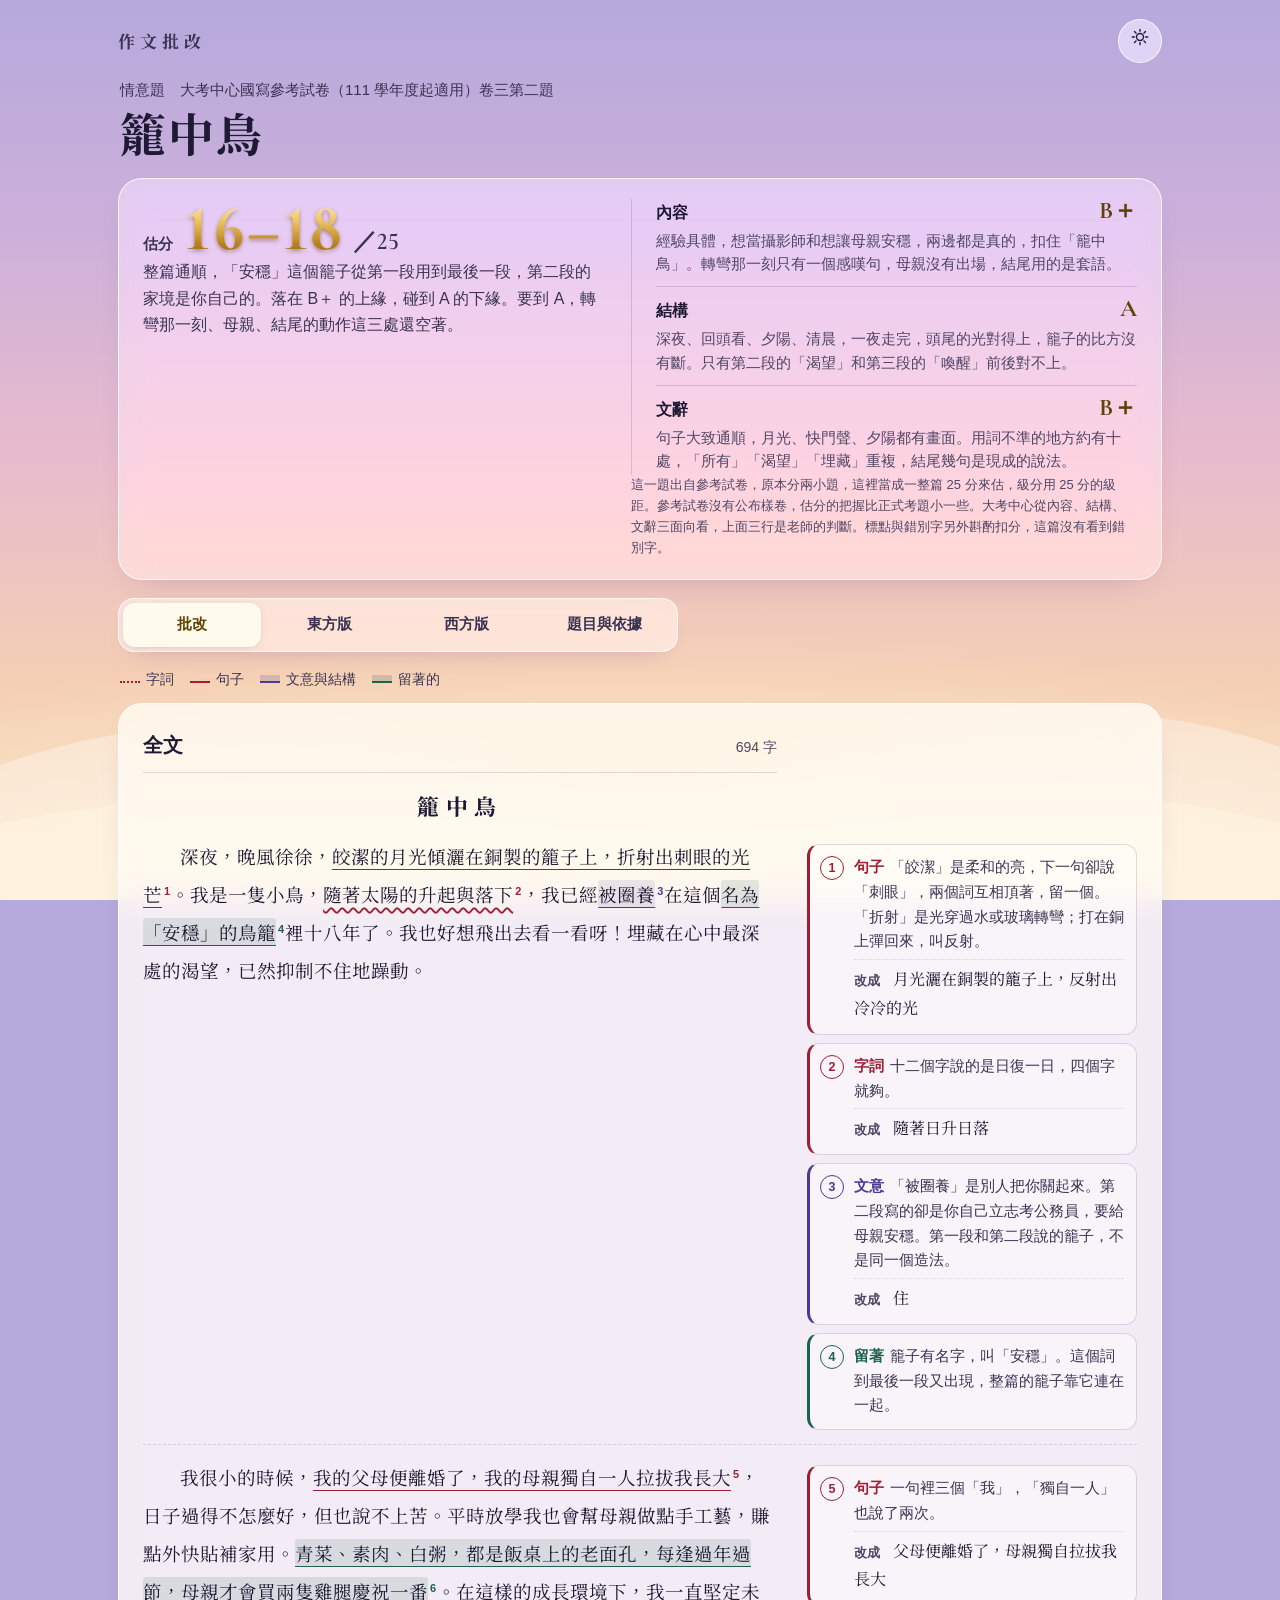
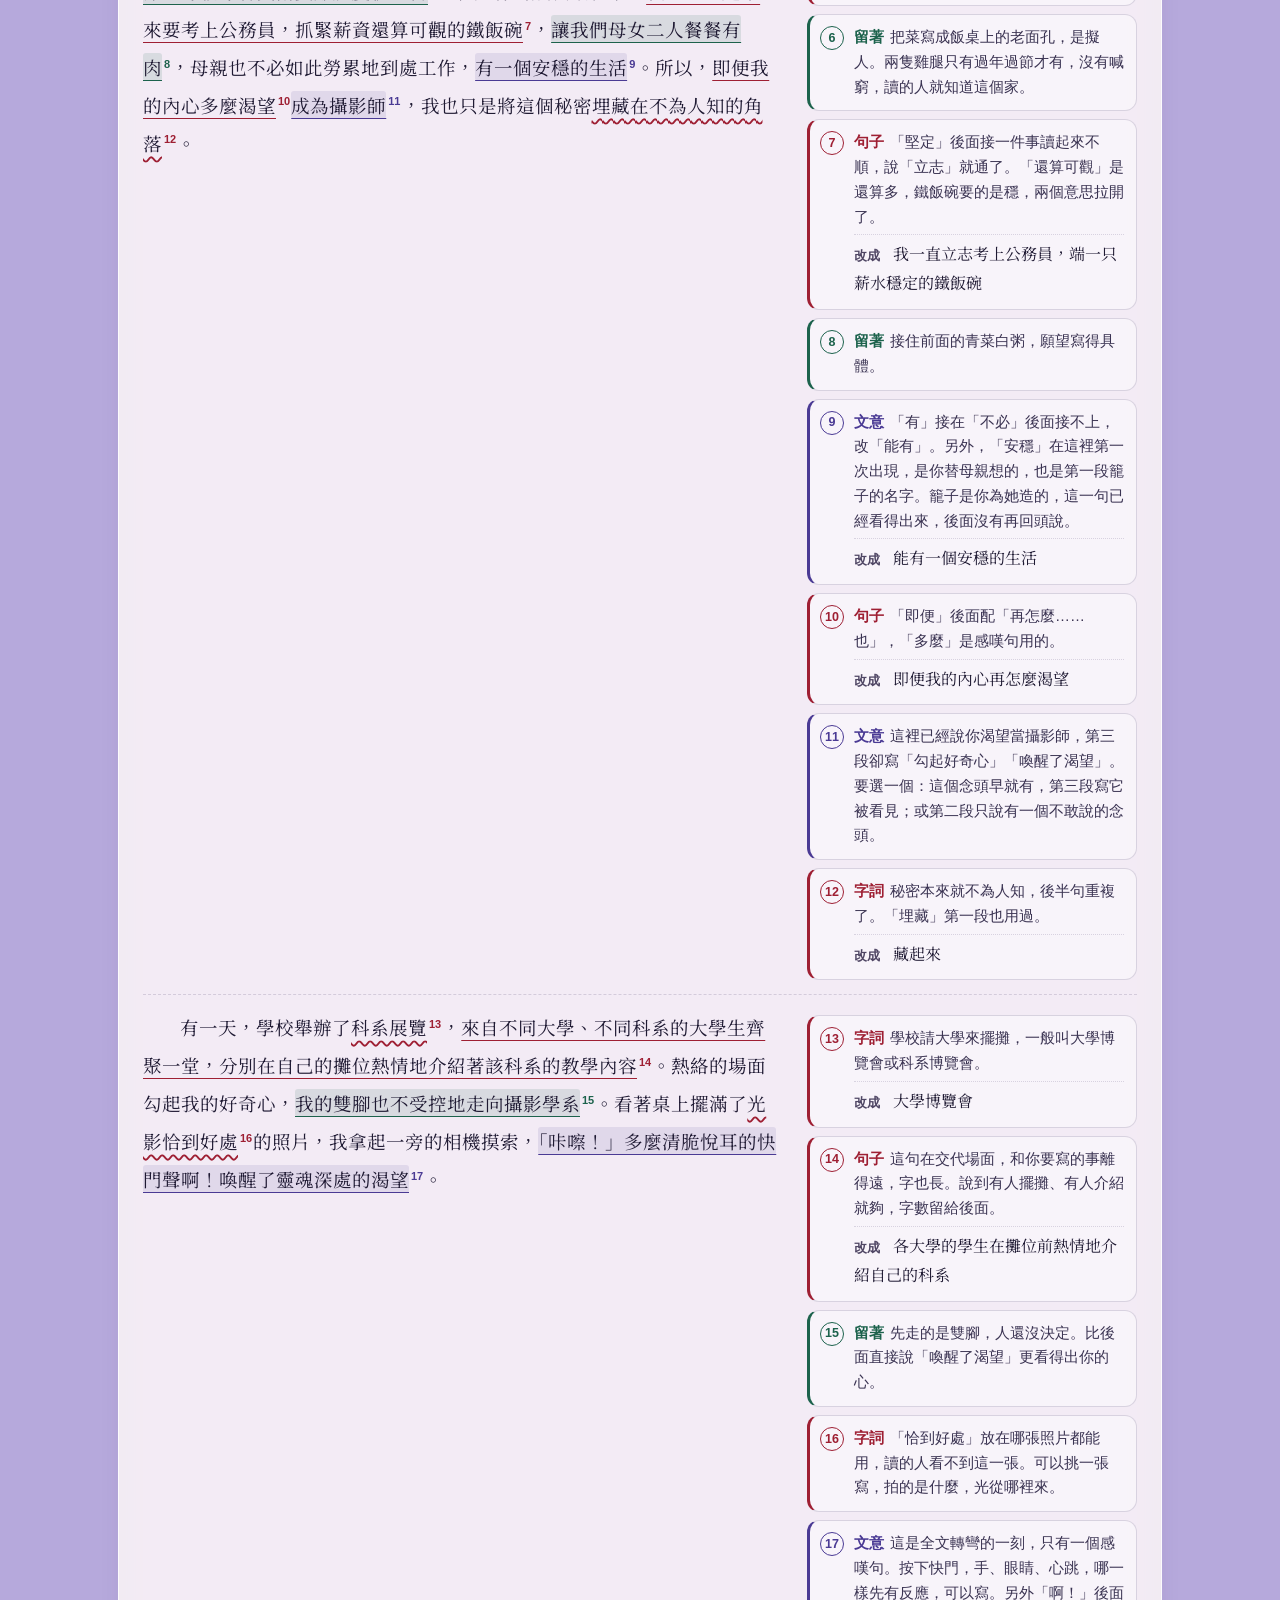
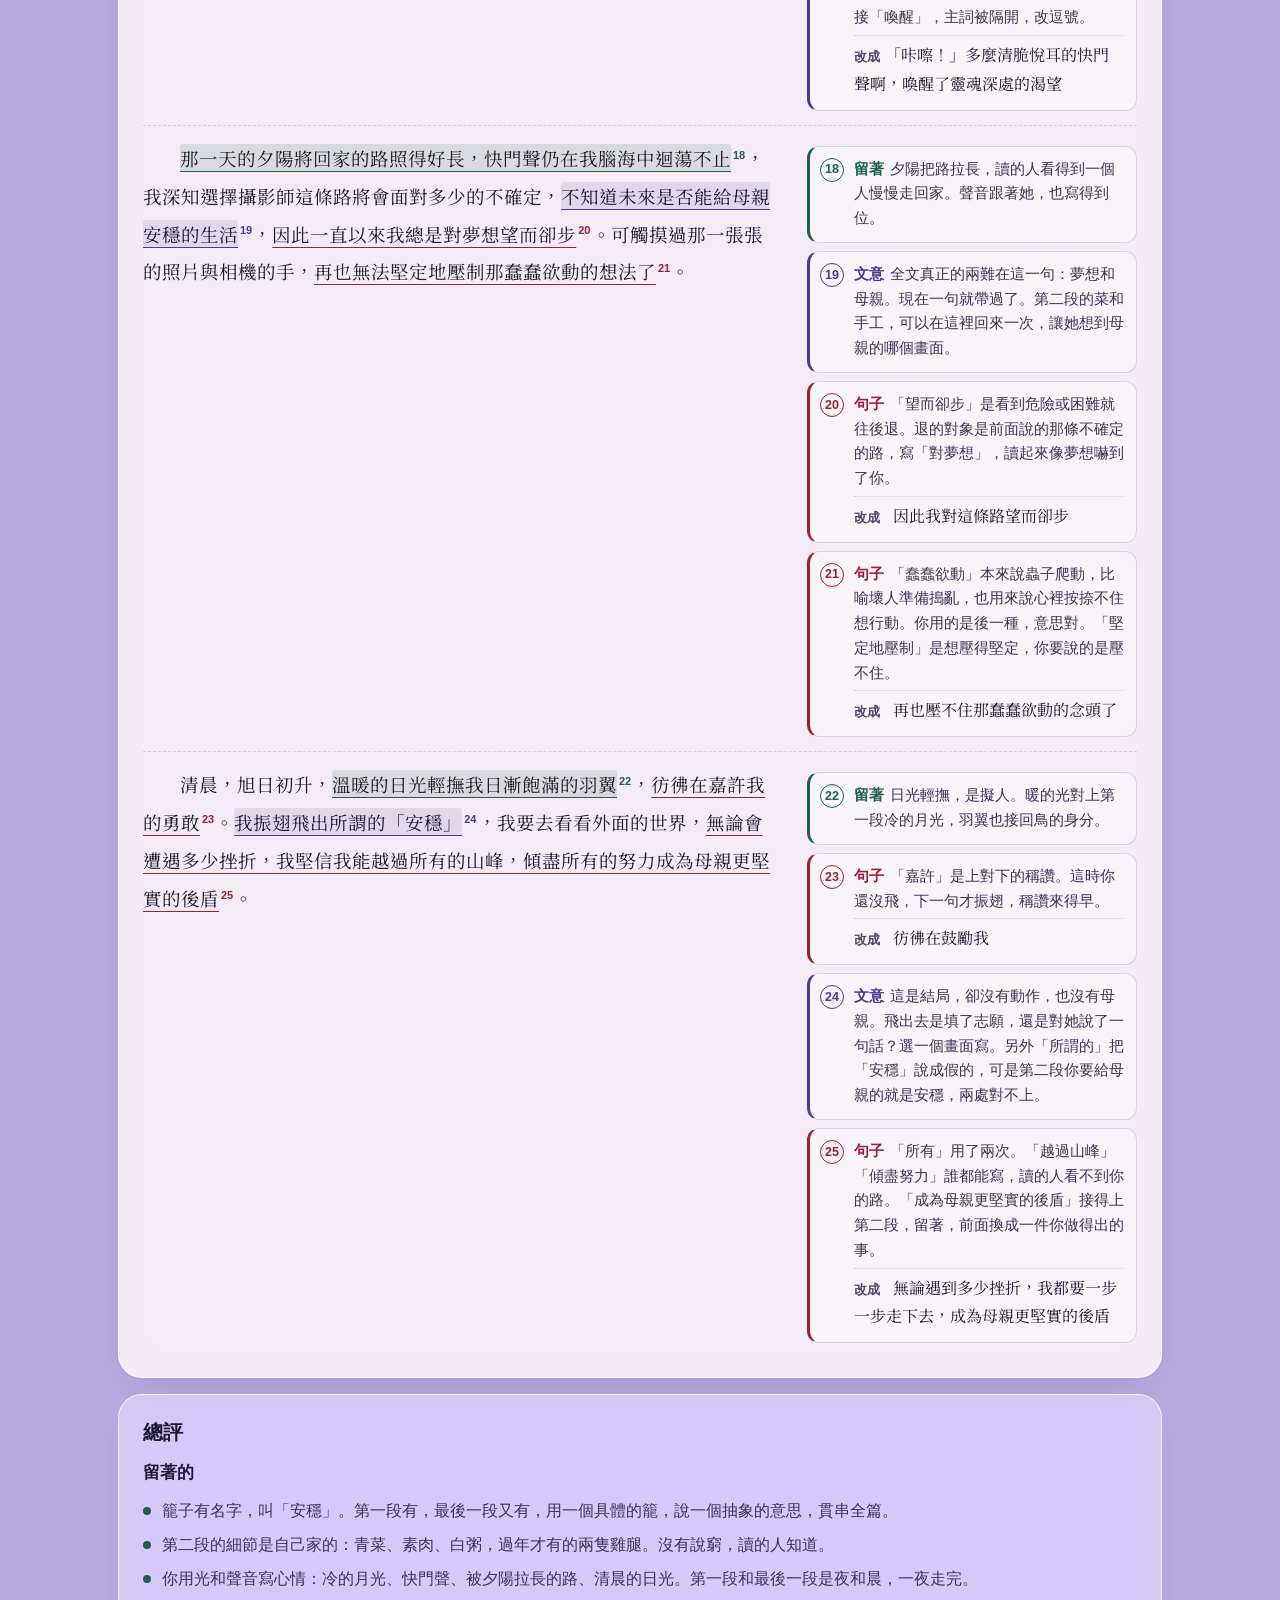
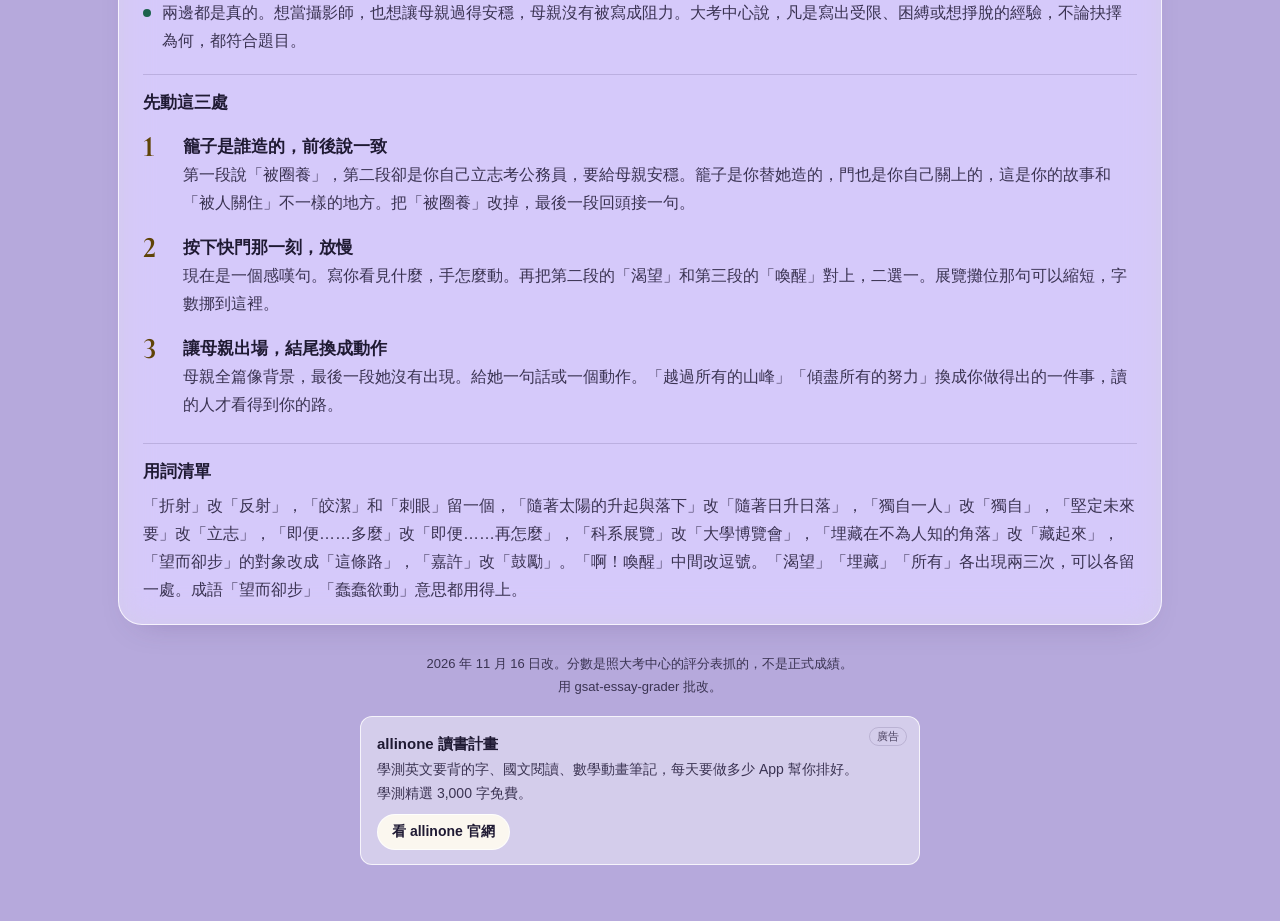
<file: examples/site/02-caged-bird.html>
<!doctype html>
<html lang="zh-Hant-TW">
<head>
<meta charset="utf-8">
<meta name="viewport" content="width=device-width, initial-scale=1, viewport-fit=cover">
<meta name="robots" content="noindex, nofollow, noarchive">
<title>籠中鳥｜作文批改</title>
<meta name="description" content="大考中心國寫參考試卷（111 學年度起適用）卷三第二題「籠中鳥」的眉批、估分，和東方版、西方版兩篇改寫。">
<meta name="color-scheme" content="light dark">
<meta name="generator" content="gsat-essay-grader">
<link rel="preconnect" href="https://fonts.googleapis.com">
<link rel="preconnect" href="https://fonts.gstatic.com" crossorigin>
<link href="https://fonts.googleapis.com/css2?family=Cormorant+Garamond:ital,wght@0,500;0,600;0,700;1,500&family=Noto+Serif+TC:wght@400;600;700&display=swap" rel="stylesheet">
<style>
/* gsat-essay-grader 的批改頁樣式（MIT）。美編照 allinone App：暮色天空、毛玻璃卡、金色襯線數字。
   晝夜兩套配色：預設跟系統，頁面右上角可以切換。 */

:root {
  color-scheme: light;
  --sky:
    radial-gradient(130% 55% at 50% 104%, #fff0cf 0%, rgba(255, 240, 207, 0) 62%),
    linear-gradient(180deg, #b6a9dc 0%, #cdb0da 26%, #e9bccb 52%, #f5cfb4 76%, #f9e4c4 100%);
  --ink: #1f1a33;
  --ink2: #3a3352;
  --muted: #4f4664;
  --faint: #5f5674;
  --gold: #5f4306;
  --gold-ico: #b88414;
  --red: #9e1f33;
  --violet: #4a3a94;
  --green: #1c624c;
  --red-wash: rgba(158, 31, 51, .1);
  --violet-wash: rgba(74, 58, 148, .11);
  --green-wash: rgba(28, 98, 76, .12);
  --gold-wash: rgba(196, 142, 46, .2);
  --glass: rgba(255, 255, 255, .4);
  --glass-read: rgba(255, 251, 244, .82);
  --rim: rgba(255, 255, 255, .78);
  --line: rgba(50, 40, 90, .16);
  --fill: rgba(255, 255, 255, .42);
  --fill-on: rgba(255, 252, 240, .9);
  --shadow: rgba(70, 40, 100, .34);
  --bar: rgba(255, 255, 255, .5);
  --gold-num: linear-gradient(180deg, #fff3c6 0%, #edc25e 38%, #b9831f 74%, #8a5e12 100%);
  --gold-num-shadow: drop-shadow(0 2px 2px rgba(96, 54, 8, .5));
  --wave-a: rgba(255, 255, 255, .34);
  --wave-b: rgba(255, 246, 228, .5);
  --star: 0;

  --zh: -apple-system, BlinkMacSystemFont, "PingFang TC", "Noto Sans TC", "Microsoft JhengHei", sans-serif;
  --ming: "Songti TC", "Noto Serif TC", "PMingLiU", "Source Han Serif TC", serif;
  --num: "Cormorant Garamond", "Songti TC", Georgia, serif;

  --r-group: 24px;
  --r-card: 12px;
  --r-control: 8px;
  --page: 18px;
}

@media (prefers-color-scheme: dark) {
  :root:not([data-theme="light"]) {
    color-scheme: dark;
    --sky:
      radial-gradient(60% 34% at 82% 8%, rgba(190, 180, 255, .2) 0%, rgba(190, 180, 255, 0) 70%),
      linear-gradient(180deg, #0a0711 0%, #110b22 38%, #1a1340 74%, #2a1c4c 100%);
    --ink: #ece6d6;
    --ink2: #d0c4ac;
    --muted: #aba1b8;
    --faint: #9389a4;
    --gold: #e2bf6a;
    --gold-ico: #e2bf6a;
    --red: #f2808f;
    --violet: #b6aaf2;
    --green: #74c6a8;
    --red-wash: rgba(230, 92, 112, .17);
    --violet-wash: rgba(143, 127, 212, .2);
    --green-wash: rgba(95, 174, 146, .17);
    --gold-wash: rgba(201, 162, 39, .2);
    --glass: rgba(44, 35, 78, .46);
    --glass-read: rgba(22, 17, 38, .8);
    --rim: rgba(255, 255, 255, .14);
    --line: rgba(255, 255, 255, .12);
    --fill: rgba(255, 255, 255, .07);
    --fill-on: rgba(255, 255, 255, .16);
    --shadow: rgba(0, 0, 0, .55);
    --bar: rgba(34, 27, 62, .62);
    --gold-num: linear-gradient(180deg, #fff8dc 0%, #f6d77e 44%, #d8a640 80%, #b5832a 100%);
    --gold-num-shadow: drop-shadow(0 2px 6px rgba(0, 0, 0, .5));
    --wave-a: rgba(120, 100, 200, .1);
    --wave-b: rgba(70, 54, 130, .22);
    --star: 1;
  }
}
:root[data-theme="dark"] {
  color-scheme: dark;
  --sky:
    radial-gradient(60% 34% at 82% 8%, rgba(190, 180, 255, .2) 0%, rgba(190, 180, 255, 0) 70%),
    linear-gradient(180deg, #0a0711 0%, #110b22 38%, #1a1340 74%, #2a1c4c 100%);
  --ink: #ece6d6;
  --ink2: #d0c4ac;
  --muted: #aba1b8;
  --faint: #9389a4;
  --gold: #e2bf6a;
  --gold-ico: #e2bf6a;
  --red: #f2808f;
  --violet: #b6aaf2;
  --green: #74c6a8;
  --red-wash: rgba(230, 92, 112, .17);
  --violet-wash: rgba(143, 127, 212, .2);
  --green-wash: rgba(95, 174, 146, .17);
  --gold-wash: rgba(201, 162, 39, .2);
  --glass: rgba(44, 35, 78, .46);
  --glass-read: rgba(22, 17, 38, .8);
  --rim: rgba(255, 255, 255, .14);
  --line: rgba(255, 255, 255, .12);
  --fill: rgba(255, 255, 255, .07);
  --fill-on: rgba(255, 255, 255, .16);
  --shadow: rgba(0, 0, 0, .55);
  --bar: rgba(34, 27, 62, .62);
  --gold-num: linear-gradient(180deg, #fff8dc 0%, #f6d77e 44%, #d8a640 80%, #b5832a 100%);
  --gold-num-shadow: drop-shadow(0 2px 6px rgba(0, 0, 0, .5));
  --wave-a: rgba(120, 100, 200, .1);
  --wave-b: rgba(70, 54, 130, .22);
  --star: 1;
}

* { box-sizing: border-box; }
html { -webkit-text-size-adjust: 100%; }
body {
  margin: 0;
  min-height: 100vh;
  color: var(--ink);
  font: 17px/1.7 var(--zh);
  font-variant-numeric: lining-nums;
  background: #b6a9dc;
  overflow-x: hidden;
}
h1, h2, h3, h4, p, ul, ol, dl, dd, figure, blockquote { margin: 0; padding: 0; }
ul, ol { list-style: none; }
a { color: inherit; }
button { font: inherit; color: inherit; }
:focus-visible { outline: 2px solid var(--gold-ico); outline-offset: 3px; border-radius: 6px; }

/* ── 天空 ── */
.sky { position: fixed; inset: 0; z-index: -2; background: var(--sky); }
.sky::before {
  content: ""; position: absolute; inset: 0; opacity: var(--star);
  background-image:
    radial-gradient(1.2px 1.2px at 12% 18%, #fff 50%, transparent 51%),
    radial-gradient(1px 1px at 31% 9%, #fff 50%, transparent 51%),
    radial-gradient(1.4px 1.4px at 47% 27%, #fdf3d0 50%, transparent 51%),
    radial-gradient(1px 1px at 63% 14%, #fff 50%, transparent 51%),
    radial-gradient(1.2px 1.2px at 78% 33%, #fff 50%, transparent 51%),
    radial-gradient(1px 1px at 91% 21%, #dcd4ff 50%, transparent 51%),
    radial-gradient(1px 1px at 22% 41%, #fff 50%, transparent 51%),
    radial-gradient(1.3px 1.3px at 56% 47%, #fff 50%, transparent 51%),
    radial-gradient(1px 1px at 85% 55%, #fdf3d0 50%, transparent 51%),
    radial-gradient(1px 1px at 6% 62%, #fff 50%, transparent 51%),
    radial-gradient(1px 1px at 38% 66%, #dcd4ff 50%, transparent 51%);
  background-size: 620px 520px;
}
.home .sky::after {
  content: ""; position: absolute; right: 9%; top: 7%; width: 54px; height: 54px; border-radius: 50%;
  opacity: var(--star);
  background: radial-gradient(circle at 42% 40%, #fffdf2 0%, #f3ecd6 55%, #d9d0b8 100%);
  box-shadow: 0 0 34px 10px rgba(226, 216, 255, .28), 0 0 110px 40px rgba(170, 150, 255, .16);
}
.waves { position: fixed; left: 0; right: 0; bottom: 0; height: 30vh; min-height: 170px; z-index: -1; pointer-events: none; }
.waves svg { width: 100%; height: 100%; display: block; }
.waves .a { fill: var(--wave-a); }
.waves .b { fill: var(--wave-b); }

/* ── 版面 ── */
.wrap { max-width: 720px; margin: 0 auto; padding: 0 var(--page); }
.wrap.wide { max-width: 1080px; }
main { padding-bottom: 56px; }

.top { display: flex; align-items: center; gap: 10px; padding-top: 18px; min-height: 62px; }
.wordmark { font: 700 17px/1 var(--ming); letter-spacing: .3em; color: var(--ink2); text-decoration: none; margin-right: auto; padding: 14px 0; }
.pill {
  display: inline-flex; align-items: center; justify-content: center; gap: 6px; min-width: 44px; height: 44px; padding: 0 16px;
  border-radius: 22px; border: 1px solid var(--rim); background: var(--bar); cursor: pointer; text-decoration: none;
  font-size: 15px; font-weight: 600; color: var(--ink);
  -webkit-backdrop-filter: blur(14px) saturate(1.5); backdrop-filter: blur(14px) saturate(1.5);
}
.pill svg { width: 20px; height: 20px; fill: none; stroke: currentColor; stroke-width: 1.7; stroke-linecap: round; stroke-linejoin: round; }
.pill.icon { padding: 0; width: 44px; }
.pill.back { margin-right: auto; padding-left: 12px; }
.theme .moon { display: none; }
:root[data-theme="dark"] .theme .moon { display: block; }
:root[data-theme="dark"] .theme .sun { display: none; }
@media (prefers-color-scheme: dark) {
  :root:not([data-theme="light"]) .theme .moon { display: block; }
  :root:not([data-theme="light"]) .theme .sun { display: none; }
}

/* ── 首頁開頭：倒數 ── */
.hero { display: grid; grid-template-columns: 1fr auto; align-items: end; gap: 12px; padding: 26px 2px 22px; }
.kick { font-size: 13px; font-weight: 600; letter-spacing: .62em; color: var(--ink2); margin: 0 0 2px 3px; }
.gold-num {
  font-family: var(--num); font-weight: 700; line-height: .95; letter-spacing: .04em; white-space: nowrap;
  background: var(--gold-num); -webkit-background-clip: text; background-clip: text; color: transparent;
  filter: var(--gold-num-shadow);
  font-variant-numeric: lining-nums; font-feature-settings: "lnum" 1;
}
.dday { font-size: clamp(72px, 23vw, 112px); }
.hero .when { text-align: right; font-size: 15px; line-height: 1.55; color: var(--ink2); padding-bottom: 10px; }
.hero .when b { display: block; font-size: 17px; color: var(--ink); }
.page-title { padding: 22px 2px 18px; }
.page-title h1 { font-size: 28px; line-height: 1.3; font-weight: 800; }
.page-title p { color: var(--ink2); font-size: 15px; margin-top: 4px; }

/* ── 玻璃卡 ── */
.card {
  position: relative; border-radius: var(--r-group); background: var(--glass); border: 1px solid var(--rim);
  -webkit-backdrop-filter: blur(16px) saturate(1.6); backdrop-filter: blur(16px) saturate(1.6);
  box-shadow: 0 14px 34px -22px var(--shadow);
  padding: 16px 18px;
}
.card + .card { margin-top: 16px; }
.card.read { background: var(--glass-read); }
.card-h { display: flex; align-items: baseline; gap: 10px; margin-bottom: 4px; }
.card-h h2 { font-size: 20px; font-weight: 700; line-height: 1.35; margin-right: auto; }
.card-h .count { font-size: 15px; color: var(--ink2); font-variant-numeric: tabular-nums; }

.rows > li + li { border-top: 1px solid var(--line); }
.row { display: grid; grid-template-columns: auto 1fr auto; align-items: center; gap: 14px; padding: 13px 0; text-decoration: none; min-height: 44px; }
.row .t { display: block; font-size: 17px; font-weight: 700; line-height: 1.35; }
.row .s { display: block; font-size: 14px; color: var(--muted); line-height: 1.5; margin-top: 1px; }
.row .go { color: var(--ink2); font-size: 22px; line-height: 1; }
.row .est { text-align: right; line-height: 1.1; }
.row .est b { font: 700 30px/1 var(--num); color: var(--gold); font-variant-numeric: lining-nums; font-feature-settings: "lnum" 1; }
.row .est small { display: block; font-size: 12px; color: var(--muted); margin-top: 3px; }
a.row:active { transform: scale(.985); }
.tile {
  width: 38px; height: 38px; border-radius: 11px; display: grid; place-items: center; flex: none;
  color: #fff; font: 700 18px/1 var(--ming);
  background: linear-gradient(160deg, color-mix(in srgb, var(--c) 68%, white), var(--c));
  box-shadow: inset 0 1px 0 rgba(255, 255, 255, .45), 0 4px 10px -4px var(--c);
}
.tile.zh { --c: #b08418; }
.tile.en { --c: #6a58c8; font-family: var(--num); font-size: 22px; }
.tile.read { --c: #8a7448; }
.tile svg { width: 21px; height: 21px; fill: none; stroke: #fff; stroke-width: 1.8; stroke-linecap: round; stroke-linejoin: round; }

.empty { text-align: center; padding: 22px 8px 16px; }
.empty .tile { margin: 0 auto 10px; }
.empty h3 { font-size: 17px; font-weight: 700; }
.empty p { font-size: 15px; color: var(--muted); max-width: 26em; margin: 4px auto 0; }

.howto { counter-reset: h; }
.howto li { counter-increment: h; display: grid; grid-template-columns: 30px 1fr; gap: 10px; padding: 9px 0; font-size: 15.5px; color: var(--ink2); line-height: 1.6; }
.howto li::before { content: counter(h); font: 700 24px/1.1 var(--num); color: var(--gold); font-variant-numeric: lining-nums; font-feature-settings: "lnum" 1; }
.howto b { color: var(--ink); }

/* ── 浮動分頁列 ── */
.tabbar {
  position: fixed; left: 50%; bottom: max(14px, env(safe-area-inset-bottom)); transform: translateX(-50%);
  width: min(330px, calc(100vw - 28px)); height: 64px; border-radius: 32px; padding: 5px; z-index: 20;
  display: grid; grid-template-columns: repeat(3, 1fr);
  background: var(--bar); border: 1px solid var(--rim);
  -webkit-backdrop-filter: blur(20px) saturate(1.6); backdrop-filter: blur(20px) saturate(1.6);
  box-shadow: 0 16px 36px -18px var(--shadow);
}
.tabbar a {
  display: grid; justify-items: center; align-content: center; gap: 2px; border-radius: 27px;
  font-size: 11.5px; font-weight: 600; text-decoration: none; color: var(--ink);
}
.tabbar svg { width: 25px; height: 25px; fill: none; stroke: currentColor; stroke-width: 1.55; stroke-linecap: round; stroke-linejoin: round; }
.tabbar a[aria-current="page"] { color: var(--gold); background: var(--fill-on); box-shadow: inset 0 1px 0 rgba(255, 255, 255, .5); }
.tabbar a[aria-current="page"] svg { stroke: var(--gold-ico); }

/* ── 作文頁 ── */
.essay-head { padding: 14px 2px 18px; }
.essay-head .src { font-size: 15px; color: var(--ink2); }
.essay-head h1 { font: 700 clamp(34px, 8vw, 46px)/1.2 var(--ming); letter-spacing: .04em; margin-top: 2px; }

.score { display: grid; gap: 14px; }
.score .big { display: flex; align-items: baseline; gap: 8px; flex-wrap: wrap; }
.score .big .lab { font-size: 15px; font-weight: 600; color: var(--ink2); margin-right: 4px; }
.score .big .gold-num { font-size: 64px; }
.score .big .of { font: 600 24px/1 var(--num); color: var(--ink2); font-variant-numeric: lining-nums; font-feature-settings: "lnum" 1; }
.score .verdict { font-size: 16px; color: var(--ink2); line-height: 1.65; }
.score .parts { display: grid; gap: 0; border-top: 1px solid var(--line); }
.score .parts li { display: grid; grid-template-columns: 1fr auto; gap: 4px 14px; align-items: baseline; padding: 10px 0; border-bottom: 1px solid var(--line); }
.score .parts li:last-child { border-bottom: 0; padding-bottom: 2px; }
.score .parts .k { font-weight: 700; font-size: 16px; }
.score .parts .v { font: 700 24px/1 var(--num); color: var(--gold); white-space: nowrap; font-variant-numeric: lining-nums; font-feature-settings: "lnum" 1; }
.score .parts .v small { font-size: 16px; color: var(--ink2); font-weight: 600; }
.score .parts .why { grid-column: 1 / -1; font-size: 14.5px; color: var(--muted); line-height: 1.6; }
.score .fine { font-size: 13px; color: var(--muted); line-height: 1.6; }

.seg-wrap { position: sticky; top: 8px; z-index: 15; margin: 18px 0 16px; }
.seg {
  display: grid; grid-auto-flow: column; grid-auto-columns: 1fr; gap: 0; padding: 4px; border-radius: 16px;
  background: var(--bar); border: 1px solid var(--rim);
  -webkit-backdrop-filter: blur(20px) saturate(1.6); backdrop-filter: blur(20px) saturate(1.6);
  box-shadow: 0 12px 26px -18px var(--shadow);
}
.seg button {
  border: 0; background: transparent; cursor: pointer; min-height: 44px; border-radius: 12px; padding: 4px 6px;
  font-size: 15px; font-weight: 600; color: var(--ink2); line-height: 1.25;
}
.seg button[aria-selected="true"] { background: var(--fill-on); color: var(--gold); box-shadow: 0 2px 8px -4px var(--shadow), inset 0 1px 0 rgba(255, 255, 255, .5); }
.panel[hidden] { display: none; }

.legend { display: flex; flex-wrap: wrap; gap: 6px 16px; font-size: 14px; color: var(--ink2); padding: 0 2px 12px; }
.legend span { display: inline-flex; align-items: center; gap: 6px; }
.legend i { width: 20px; height: 8px; display: inline-block; border-bottom: 2px solid var(--k); }
.legend .x i { border-bottom-style: dotted; }
.legend .c i { border-bottom-style: dotted; }
.legend .l i, .legend .g i, .legend .p i { background: color-mix(in srgb, var(--k) 18%, transparent); }

.part-h { display: flex; align-items: baseline; gap: 12px; flex-wrap: wrap; padding: 4px 0 10px; border-bottom: 1px solid var(--line); margin-bottom: 6px; }
.part-h h2 { font-size: 20px; font-weight: 700; margin-right: auto; }
.part-h .wc { font-size: 14px; color: var(--muted); font-variant-numeric: tabular-nums; }
.part-h .wc.over { color: var(--red); font-weight: 700; }
.part + .part { margin-top: 26px; }
.essay-title { font: 700 22px/1.4 var(--ming); text-align: center; letter-spacing: .3em; padding: 12px 0 2px; }

.para { padding: 14px 0; }
.para + .para { border-top: 1px dashed var(--line); }
.para .tx { font: 400 18.5px/2.05 var(--ming); text-indent: 2em; color: var(--ink); }
.para.flat .tx { text-indent: 0; }

mark { background: transparent; color: inherit; cursor: pointer; border-radius: 3px; padding: 1px 0; -webkit-box-decoration-break: clone; box-decoration-break: clone; text-decoration-thickness: 2px; text-underline-offset: 5px; }
sup.mk { font: 700 11px/1 var(--zh); padding: 0 1px 0 2px; cursor: pointer; vertical-align: super; }
sup.mk.x, sup.mk.s { color: var(--red); }
sup.mk.l, sup.mk.c { color: var(--violet); }
sup.mk.g { color: var(--green); }
sup.mk.p { color: var(--gold); }
mark.x { text-decoration: underline wavy var(--red); text-decoration-thickness: 1.5px; }
mark.s { text-decoration: underline var(--red); }
mark.l { text-decoration: underline var(--violet); background: var(--violet-wash); }
mark.g { text-decoration: underline var(--green); background: var(--green-wash); }
mark.p { text-decoration: underline var(--gold-ico); background: var(--gold-wash); }
mark.c { text-decoration: underline dotted var(--violet); }
mark.on { outline: 2px solid currentColor; outline-offset: 2px; }

.notes { margin-top: 10px; display: grid; gap: 8px; }
.note {
  display: grid; grid-template-columns: 26px 1fr; gap: 8px; padding: 10px 12px 11px 10px; border-radius: var(--r-card);
  background: var(--fill); border: 1px solid var(--line); border-left: 3px solid var(--k);
  font-size: 15px; line-height: 1.65; color: var(--ink2); scroll-margin: 90px 0 120px;
}
.note .n { width: 24px; height: 24px; border-radius: 50%; display: grid; place-items: center; font: 700 12.5px/1 var(--zh); color: var(--k); border: 1.5px solid var(--k); margin-top: 1px; }
.note .tag { font-weight: 700; color: var(--k); margin-right: 6px; }
.note .fix { display: block; margin-top: 5px; padding-top: 5px; border-top: 1px dotted var(--line); font: 400 16px/1.8 var(--ming); color: var(--ink); }
.note .fix::before { content: "改成　"; font: 600 13px/1 var(--zh); color: var(--muted); }
.note.on { background: var(--fill-on); box-shadow: 0 0 0 2px var(--k); }
.note.x, .note.s, .legend .x, .legend .s { --k: var(--red); }
.note.l, .legend .l { --k: var(--violet); }
.note.g, .legend .g { --k: var(--green); }
.note.p, .legend .p { --k: var(--gold-ico); }
.note.p .n, .note.p .tag { color: var(--gold); }
.note.c, .legend .c { --k: var(--violet); }

/* 總評 */
.overall h2 { font-size: 20px; font-weight: 700; }
.overall h3 { font-size: 17px; font-weight: 700; margin: 16px 0 6px; padding-top: 14px; border-top: 1px solid var(--line); }
.overall h3:first-of-type { border-top: 0; padding-top: 0; margin-top: 10px; }
.overall p, .overall li { font-size: 16px; color: var(--ink2); line-height: 1.75; }
.overall .good li { padding: 3px 0 3px 1.2em; position: relative; }
.overall .good li::before { content: ""; position: absolute; left: 0; top: .78em; width: 8px; height: 8px; border-radius: 50%; background: var(--green); }
.fixes { counter-reset: f; }
.fixes li { counter-increment: f; display: grid; grid-template-columns: 34px 1fr; gap: 6px; padding: 8px 0; }
.fixes li::before { content: counter(f); font: 700 30px/1 var(--num); color: var(--gold); font-variant-numeric: lining-nums; font-feature-settings: "lnum" 1; }
.fixes b { display: block; color: var(--ink); font-size: 16.5px; }

/* 思想小卡 */
.thinker { display: grid; gap: 12px; }
.thinker .who { display: flex; align-items: center; gap: 12px; }
.thinker .who h2 { font-size: 20px; font-weight: 700; line-height: 1.3; }
.thinker .who p { font-size: 14px; color: var(--muted); }
.thinker .idea { font-size: 16px; color: var(--ink2); line-height: 1.75; }
.quote { border-left: 3px solid var(--gold-ico); padding: 2px 0 2px 14px; }
.quote + .quote { margin-top: 12px; }
.quote q { display: block; quotes: none; font: 600 18px/1.8 var(--ming); color: var(--ink); }
.quote .orig { display: block; font: 500 16px/1.5 var(--num); color: var(--ink2); margin-top: 2px; font-style: italic; }
.quote cite { display: block; font-style: normal; font-size: 13.5px; color: var(--muted); margin-top: 3px; }
.quote .plain { display: block; font-size: 14.5px; color: var(--ink2); margin-top: 3px; line-height: 1.65; }
.thinker .bridge { font-size: 15.5px; color: var(--ink2); line-height: 1.75; padding-top: 12px; border-top: 1px solid var(--line); }
.thinker .bridge b { color: var(--ink); }
.thinker .warn { font-size: 14.5px; color: var(--ink2); line-height: 1.7; background: var(--red-wash); border-radius: var(--r-card); padding: 9px 12px; }
.thinker .warn b { color: var(--red); }

.delta { display: flex; flex-wrap: wrap; gap: 4px 18px; align-items: baseline; font-size: 14.5px; color: var(--ink2); padding: 0 2px 10px; }
.delta b { font: 700 22px/1 var(--num); color: var(--gold); font-variant-numeric: lining-nums; font-feature-settings: "lnum" 1; padding: 0 2px; }

/* 題目與依據 */
.basis h2 { font-size: 20px; font-weight: 700; margin-bottom: 8px; }
.basis h3 { font-size: 16.5px; font-weight: 700; margin: 14px 0 4px; }
.basis p, .basis li { font-size: 15.5px; color: var(--ink2); line-height: 1.8; }
.basis .material p { font: 400 17px/1.95 var(--ming); color: var(--ink); text-indent: 2em; }
.basis .material p.poem { text-indent: 0; }
.basis .material .lab { font: 700 15px/1.6 var(--zh); text-indent: 0; margin-top: 10px; color: var(--ink2); }
.basis .material .from { text-indent: 0; text-align: right; font: 400 14px/1.6 var(--zh); color: var(--muted); }
.basis .tasks li { padding: 9px 0; border-top: 1px solid var(--line); }
.basis .tasks .pt { font-size: 13.5px; color: var(--muted); display: block; }
.basis .dots li { padding: 3px 0 3px 1.1em; position: relative; }
.basis .dots li::before { content: ""; position: absolute; left: 2px; top: .8em; width: 6px; height: 6px; border-radius: 50%; background: var(--gold-ico); }
.basis table { width: 100%; border-collapse: collapse; font-size: 15px; margin-top: 6px; }
.basis th, .basis td { text-align: left; vertical-align: top; padding: 8px 10px 8px 0; border-top: 1px solid var(--line); color: var(--ink2); line-height: 1.6; }
.basis th { white-space: nowrap; color: var(--ink); font-weight: 700; }
.basis td.pts { white-space: nowrap; font: 700 19px/1.3 var(--num); color: var(--gold); font-variant-numeric: lining-nums; font-feature-settings: "lnum" 1; }
.basis .here td, .basis .here th { background: var(--gold-wash); }
.basis .here th { padding-left: 8px; border-radius: 8px 0 0 8px; }
.basis .srcs li { padding: 6px 0; border-top: 1px dotted var(--line); font-size: 14.5px; }
.basis .srcs a { color: var(--gold); text-underline-offset: 3px; word-break: break-word; }
.basis .srcs small { display: block; color: var(--muted); font-size: 13px; }
.tablewrap { overflow-x: auto; -webkit-overflow-scrolling: touch; }

footer.foot { text-align: center; font-size: 13px; color: var(--ink2); padding: 28px var(--page) 0; line-height: 1.7; }
/* 頁尾的 allinone 小廣告 */
.promo { position: relative; max-width: 560px; margin: 18px auto 0; padding: 14px 16px 14px; border-radius: var(--r-card); background: var(--fill); border: 1px solid var(--rim); font-size: 14px; line-height: 1.7; color: var(--ink2); display: grid; gap: 8px; }
.promo .promo-tag { position: absolute; top: 10px; right: 12px; font-size: 11px; color: var(--muted); border: 1px solid var(--line); border-radius: 999px; padding: 0 7px; line-height: 1.6; }
.promo p { padding-right: 44px; }
.promo b { display: block; color: var(--ink); font-size: 15px; margin-bottom: 2px; }
.promo a { justify-self: start; display: inline-flex; align-items: center; min-height: 36px; padding: 0 14px; border-radius: 18px; background: var(--fill-on); border: 1px solid var(--rim); color: var(--ink); font-weight: 600; text-decoration: none; }
@media print { .promo { display: none; } }

/* ── 寬螢幕：眉批放到右邊欄 ── */
@media (min-width: 940px) {
  .essay-cols .para { display: grid; grid-template-columns: minmax(0, 1fr) 330px; gap: 30px; align-items: start; }
  .essay-cols .para .notes { margin-top: 6px; }
  .essay-cols .part-h, .essay-cols .essay-title { margin-right: 360px; }
  .essay-cols .essay-title { margin-right: 360px; }
  .card { padding: 20px 24px; }
  .score { grid-template-columns: minmax(0, 1fr) minmax(0, 1.1fr); gap: 28px; align-items: start; }
  .score .parts { border-top: 0; border-left: 1px solid var(--line); padding-left: 24px; }
  .score .parts li:first-child { padding-top: 0; }
  .thinker { grid-template-columns: minmax(0, 1fr) minmax(0, 1fr); gap: 14px 30px; }
  .thinker .who, .thinker .bridge, .thinker .warn { grid-column: 1 / -1; }
  .seg { max-width: 560px; }
}
@media (max-width: 480px) {
  .seg button { font-size: 14px; white-space: nowrap; padding: 4px 2px; }
}
@media (max-width: 380px) {
  .seg button { font-size: 13px; }
  .para .tx { font-size: 17.5px; }
}
@media (prefers-reduced-motion: no-preference) {
  .seg button, .tabbar a, .note, a.row { transition: background-color .2s, box-shadow .2s, transform .2s, color .2s; }
}

/* ── 列印：全部展開、拿掉天空 ── */
@media print {
  .sky, .waves, .tabbar, .seg-wrap, .pill { display: none !important; }
  body { background: #fff; color: #000; font-size: 12pt; }
  .card { background: #fff; border: 1px solid #bbb; box-shadow: none; -webkit-backdrop-filter: none; backdrop-filter: none; break-inside: auto; }
  .panel[hidden] { display: block !important; }
  .panel { break-before: page; }
  .panel:first-of-type { break-before: auto; }
  .panel::before { content: attr(data-name); display: block; font-size: 16pt; font-weight: 700; margin: 0 0 8pt; }
  .gold-num { background: none; color: #7a5c0c; filter: none; }
  main { padding-bottom: 0; }
  .note, .para { break-inside: avoid; }
}

/* 總評裡的改寫示範 */
.overall .rw { font: 400 18px/2 var(--ming); color: var(--ink); background: var(--gold-wash); border-radius: var(--r-card); padding: 10px 14px; }
.overall .rw-n { font-size: 14.5px; color: var(--muted); margin-top: 6px; }

/* ── 英文作文（照〈團圓飯作文詳解〉；標記顏色照 App 長句題：精選字畫底線、片語和句型紫色） ── */
:root { --en: "Source Serif 4", Georgia, "Times New Roman", serif; }
.en-text, [lang="en"] { font-family: var(--en); }
.en-page .card h2, .en-page .h2 { font-size: 20px; font-weight: 700; line-height: 1.35; }
.en-page .card > h2 + * { margin-top: 8px; }
.en-page .fine, .en-page .lede { font-size: 14.5px; color: var(--muted); line-height: 1.65; }
.en-page .lede { color: var(--ink2); font-size: 15.5px; margin-bottom: 10px; }

.en-score .after { font-size: 14.5px; color: var(--muted); margin-top: 8px; line-height: 1.6; }
.parts4 { display: grid; gap: 14px; }
.parts4 li { padding-bottom: 12px; border-bottom: 1px solid var(--line); }
.parts4 li:last-child { border-bottom: 0; padding-bottom: 0; }
.parts4 .ph { display: flex; justify-content: space-between; align-items: baseline; }
.parts4 .k { font-weight: 700; font-size: 16.5px; }
.parts4 .v { font: 700 26px/1 var(--num); color: var(--gold); font-variant-numeric: lining-nums; font-feature-settings: "lnum" 1; }
.parts4 .v small { font-size: 16px; color: var(--ink2); }
.parts4 .bar { height: 6px; border-radius: 3px; background: var(--line); overflow: hidden; margin: 6px 0 8px; }
.parts4 .bar span { display: block; height: 100%; background: var(--gold-ico); }
.parts4 dl { display: grid; gap: 5px; margin: 0; }
.parts4 dl div { display: grid; grid-template-columns: 4.4em 1fr; gap: 8px; }
.parts4 dt { font-size: 13px; font-weight: 700; color: var(--muted); padding-top: 2px; }
.parts4 dd { margin: 0; font-size: 14.5px; color: var(--ink2); line-height: 1.65; }

.prompt-card .q { font-size: 16px; color: var(--ink2); line-height: 1.75; }
.chips-lab { font-size: 13px; color: var(--muted); margin-top: 12px; }
.chips { display: flex; flex-wrap: wrap; gap: 6px; margin-top: 6px; }
.chips li { font-size: 15.5px; line-height: 1.5; padding: 1px 10px; border-radius: 999px; background: var(--gold-wash); color: var(--ink); }
.stats3 { display: grid; grid-template-columns: repeat(3, minmax(0, 1fr)); gap: 10px; margin-top: 14px; }
.stats3 div { border-top: 2px solid var(--line); padding-top: 6px; min-width: 0; }
.stats3 b { display: block; font: 700 26px/1.1 var(--num); color: var(--gold); font-variant-numeric: lining-nums; font-feature-settings: "lnum" 1; }
.stats3 span { font-size: 13px; color: var(--muted); line-height: 1.45; display: block; }

/* 作答紙：英文印在橫線上 */
.sheet { --lh: 2.05; background: var(--glass-read); border: 1px solid var(--rim); border-radius: var(--r-card); padding: 8px 18px 14px; margin-top: 8px; }
.sheet .label { display: flex; justify-content: space-between; gap: 8px; flex-wrap: wrap; font-size: 13px; color: var(--muted); border-bottom: 1px solid var(--line); padding-bottom: 6px; margin-bottom: 4px; }
.sheet p { font-family: var(--en); font-size: 18px; line-height: var(--lh); text-indent: 2em; color: var(--ink);
  background-image: repeating-linear-gradient(to bottom, transparent 0, transparent calc(var(--lh) * 1em - 1px), var(--line) calc(var(--lh) * 1em - 1px), var(--line) calc(var(--lh) * 1em)); }
.sheet p + p { margin-top: calc(var(--lh) * 1em); }
.sheet mark { cursor: default; padding: 0 1px; text-decoration-thickness: 2px; text-underline-offset: 4px; }
.lv-big { --k: var(--red); }
.lv-small { --k: var(--gold-ico); }
.lv-good { --k: var(--green); }
.sheet mark.err { cursor: pointer; text-decoration: underline wavy var(--k); text-decoration-thickness: 1.5px; }
.sheet mark.err.on { background: color-mix(in srgb, var(--k) 16%, transparent); outline: 2px solid var(--k); outline-offset: 1px; }
sup.en-n { font: 700 11px/1 var(--zh); color: var(--k); vertical-align: super; padding: 0 1px; cursor: pointer; }

.filters { display: flex; flex-wrap: wrap; gap: 8px; margin: 8px 0 12px; }
.filters button { border: 1px solid var(--rim); background: var(--fill); border-radius: 999px; padding: 4px 14px; min-height: 36px; font-size: 14px; cursor: pointer; color: var(--ink2); }
.filters button[aria-pressed="true"] { background: var(--fill-on); color: var(--gold); border-color: var(--gold-ico); }
.ecards { display: grid; gap: 10px; }
.ecard { display: grid; gap: 6px; padding: 12px 14px; border-radius: var(--r-card); background: var(--fill); border: 1px solid var(--line); border-left: 3px solid var(--k); cursor: pointer; scroll-margin: 90px 0 120px; }
.ecard[hidden] { display: none; }
.ecard.on { background: var(--fill-on); box-shadow: 0 0 0 2px var(--k); }
.ecard .eh { display: flex; align-items: center; gap: 8px; flex-wrap: wrap; }
.ecard .no { width: 28px; height: 28px; border-radius: 50%; display: grid; place-items: center; font: 700 13px/1 var(--zh); color: var(--k); border: 1.5px solid var(--k); }
.ecard .lv { font-size: 12px; font-weight: 700; color: var(--k); background: color-mix(in srgb, var(--k) 14%, transparent); border-radius: 4px; padding: 1px 7px; letter-spacing: .04em; }
.ecard .ty { font-size: 14px; color: var(--muted); }
.ecard .wn { display: grid; grid-template-columns: 2.6em 1fr; gap: 8px; align-items: baseline; }
.ecard .wn .lab { font-size: 12px; font-weight: 700; color: var(--muted); }
.ecard .was .en-text { font-size: 16.5px; color: var(--red); text-decoration: line-through; text-decoration-color: color-mix(in srgb, var(--red) 55%, transparent); }
.ecard.lv-good .was .en-text { color: var(--ink2); text-decoration: none; }
.ecard .now .en-text { font-size: 16.5px; color: var(--green); font-weight: 600; }
.ecard .why { font-size: 15px; color: var(--ink2); line-height: 1.7; }

/* 兩版改寫 */
.toggles { display: flex; flex-wrap: wrap; gap: 6px 16px; padding: 4px 0 8px; border-bottom: 1px solid var(--line); }
.toggles label { display: inline-flex; align-items: center; gap: 6px; min-height: 36px; cursor: pointer; font-size: 14px; color: var(--ink2); }
.toggles input { accent-color: var(--gold-ico); width: 16px; height: 16px; margin: 0; }
.toggles mark { cursor: pointer; }
.versions { display: grid; gap: 18px; margin-top: 12px; }
.vcol { min-width: 0; }
.vhead { display: flex; justify-content: space-between; align-items: baseline; gap: 8px; flex-wrap: wrap; }
.vhead h3 { font-size: 18px; font-weight: 700; }
.vhead span { font-size: 14px; color: var(--muted); font-variant-numeric: tabular-nums; }
.vnote { font-size: 14.5px; color: var(--ink2); line-height: 1.7; margin-top: 8px; }
mark.sg { background: var(--gold-wash); box-shadow: inset 0 -2px 0 var(--gold-ico); }
mark.ch { background: var(--green-wash); box-shadow: inset 0 -2px 0 var(--green); }
mark.wd { text-decoration: underline; text-decoration-color: var(--ink2); }
mark.ph { background: var(--violet-wash); }
mark.pt { color: var(--violet); font-style: italic; }
body:has(#t-sg:not(:checked)) .sheet mark.sg, body:has(#t-ch:not(:checked)) .sheet mark.ch,
body:has(#t-wd:not(:checked)) .sheet mark.wd, body:has(#t-ph:not(:checked)) .sheet mark.ph,
body:has(#t-pt:not(:checked)) .sheet mark.pt { background: none; box-shadow: none; text-decoration: none; color: inherit; font-style: inherit; }

.tbl { width: 100%; min-width: 640px; border-collapse: collapse; font-size: 15px; margin-top: 8px; }
.tbl th, .tbl td { text-align: left; vertical-align: top; padding: 9px 10px; border-top: 1px solid var(--line); color: var(--ink2); line-height: 1.6; }
.tbl thead th { font-size: 13px; color: var(--muted); border-top: 0; }
.tbl tbody th .en-text { display: block; font-size: 17px; color: var(--ink); }
.tbl tbody th small { font-size: 13px; color: var(--muted); font-weight: 400; }
.tbl td.miss { color: var(--red); }
.tbl td .en-text { font-size: 15.5px; }

/* 字、片語、句型、套用句 */
details.box { margin-top: 12px; border-top: 1px solid var(--line); }
details.box summary { cursor: pointer; padding: 12px 0 8px; font-size: 17px; font-weight: 700; }
details.box summary span { font-weight: 400; font-size: 14px; color: var(--muted); margin-left: 6px; }
.wlist { display: grid; gap: 10px; }
.wlist li { display: grid; gap: 2px; padding: 10px 12px; border-radius: var(--r-card); background: var(--fill); border: 1px solid var(--line); min-width: 0; }
.wtop { display: flex; align-items: baseline; gap: 8px; flex-wrap: wrap; }
.wword { font-size: 18px; font-weight: 600; }
.pos { font-size: 13px; color: var(--muted); font-style: italic; }
.star { font-size: 13px; color: var(--gold); font-weight: 700; }
.nostar { font-size: 12px; color: var(--muted); border: 1px solid var(--line); border-radius: 4px; padding: 0 5px; }
.wzh { font-size: 15px; color: var(--ink); }
.wex { font-size: 15.5px; color: var(--ink2); line-height: 1.55; }
.wexzh { font-size: 13.5px; color: var(--muted); }
.pats { display: grid; gap: 12px; margin-top: 8px; }
.pats li { display: grid; gap: 6px; padding: 12px 14px; border-radius: var(--r-card); background: var(--fill); border: 1px solid var(--line); min-width: 0; }
.pats h3 { font-size: 17px; font-weight: 700; }
.pats .formula { font-size: 16px; color: var(--violet); }
.pats .ex { font-size: 16px; color: var(--ink); border-left: 2px solid var(--line); padding-left: 10px; }
.pats .why { font-size: 14.5px; color: var(--ink2); line-height: 1.7; }
.tpl { display: grid; gap: 14px; margin-top: 10px; }
.tpl li { border-left: 3px solid var(--gold-ico); padding: 2px 0 2px 14px; display: grid; gap: 4px; }
.tuse { font-size: 13px; font-weight: 700; color: var(--muted); letter-spacing: .04em; }
.tsent { display: flex; gap: 10px; align-items: flex-start; justify-content: space-between; font-size: 17.5px; line-height: 1.6; }
.tsent span { min-width: 0; }
.tnote { font-size: 14px; color: var(--ink2); line-height: 1.6; }
.copy { flex: none; min-height: 32px; border: 1px solid var(--rim); background: var(--fill); border-radius: var(--r-control); padding: 2px 10px; font-size: 13px; color: var(--ink2); cursor: pointer; }
.basis .material-en { font-size: 16.5px; line-height: 1.85; color: var(--ink); margin-top: 6px; }
.basis h3 small { font-weight: 400; font-size: 13px; color: var(--muted); margin-left: 8px; }

@media (min-width: 720px) {
  .wlist, .pats { grid-template-columns: repeat(2, minmax(0, 1fr)); }
}
@media (min-width: 940px) {
  .versions { grid-template-columns: repeat(2, minmax(0, 1fr)); }
  .en-score { grid-template-columns: minmax(0, .9fr) minmax(0, 1.1fr); }
  .en-score .parts4 { border-left: 1px solid var(--line); padding-left: 24px; }
}
@media (max-width: 480px) {
  .sheet { padding: 6px 12px 12px; }
  .sheet p { font-size: 17px; }
  .stats3 b { font-size: 22px; }
}
@media print {
  .filters, .toggles, .copy { display: none !important; }
  .ecard[hidden] { display: grid !important; }
}
.tbl td.mix { font-family: var(--en), var(--zh); font-size: 15px; }
.ed { font: 600 13px/1 var(--zh); color: var(--gold); border: 1px solid var(--gold-ico); border-radius: 999px; padding: 3px 8px; margin-left: 8px; vertical-align: middle; letter-spacing: 0; white-space: nowrap; }
.essay-head h1 .ed { font-size: 14px; }

</style>
<script>try{var t=localStorage.getItem("theme");if(t==="dark"||t==="light")document.documentElement.setAttribute("data-theme",t)}catch(e){}</script>
</head>
<body>
<div class="sky" aria-hidden="true"></div>
<div class="waves" aria-hidden="true"><svg viewBox="0 0 1200 300" preserveAspectRatio="none"><path class="a" d="M0 150c120-50 240-60 380-20s250 60 400 10 280-70 420-10v170H0z"/><path class="b" d="M0 215c160-40 300-30 430 0s260 40 390 0 250-40 380 0v85H0z"/></svg></div>
<header class="wrap wide top">
  <span class="wordmark">作文批改</span>
  <button class="pill icon theme" type="button" aria-label="切換白天或晚上的配色"><span class="sun"><svg viewBox="0 0 24 24" aria-hidden="true"><circle cx="12" cy="12" r="4.2"/><path d="M12 2.8v2.4M12 18.8v2.4M2.8 12h2.4M18.8 12h2.4M5.5 5.5l1.7 1.7M16.8 16.8l1.7 1.7M5.5 18.5l1.7-1.7M16.8 7.2l1.7-1.7"/></svg></span><span class="moon"><svg viewBox="0 0 24 24" aria-hidden="true"><path d="M20 14.2A8.2 8.2 0 0 1 9.8 4a8.2 8.2 0 1 0 10.2 10.2z"/></svg></span></button>
</header>
<main>
<div class="wrap wide">
<div class="essay-head">
  <p class="src">情意題　大考中心國寫參考試卷（111 學年度起適用）卷三第二題</p>
  <h1>籠中鳥</h1>
</div>
<article class="card score">
  <div>
    <div class="big"><span class="lab">估分</span><span class="gold-num">16–18</span><span class="of">／25</span></div>
    <p class="verdict">整篇通順，「安穩」這個籠子從第一段用到最後一段，第二段的家境是你自己的。落在 B＋ 的上緣，碰到 A 的下緣。要到 A，轉彎那一刻、母親、結尾的動作這三處還空著。</p>
  </div>
  <div>
    <ul class="parts"><li><span class="k">內容</span><span class="v">B＋</span><span class="why">經驗具體，想當攝影師和想讓母親安穩，兩邊都是真的，扣住「籠中鳥」。轉彎那一刻只有一個感嘆句，母親沒有出場，結尾用的是套語。</span></li><li><span class="k">結構</span><span class="v">A</span><span class="why">深夜、回頭看、夕陽、清晨，一夜走完，頭尾的光對得上，籠子的比方沒有斷。只有第二段的「渴望」和第三段的「喚醒」前後對不上。</span></li><li><span class="k">文辭</span><span class="v">B＋</span><span class="why">句子大致通順，月光、快門聲、夕陽都有畫面。用詞不準的地方約有十處，「所有」「渴望」「埋藏」重複，結尾幾句是現成的說法。</span></li></ul>
    <p class="fine">這一題出自參考試卷，原本分兩小題，這裡當成一整篇 25 分來估，級分用 25 分的級距。參考試卷沒有公布樣卷，估分的把握比正式考題小一些。大考中心從內容、結構、文辭三面向看，上面三行是老師的判斷。標點與錯別字另外斟酌扣分，這篇沒有看到錯別字。</p>
  </div>
</article>
<div class="seg-wrap"><div class="seg" role="tablist" aria-label="這篇作文的內容">
  <button type="button" role="tab" data-tab="review" aria-selected="true" aria-controls="panel-review">批改</button><button type="button" role="tab" data-tab="east" aria-selected="false" aria-controls="panel-east">東方版</button><button type="button" role="tab" data-tab="west" aria-selected="false" aria-controls="panel-west">西方版</button><button type="button" role="tab" data-tab="basis" aria-selected="false" aria-controls="panel-basis">題目與依據</button>
</div></div>
<section class="panel" id="panel-review" data-name="批改" role="tabpanel">
<div class="legend" aria-label="標記的意思">
  <span class="x"><i></i>字詞</span><span class="s"><i></i>句子</span><span class="l"><i></i>文意與結構</span><span class="g"><i></i>留著的</span>
</div>
<article class="card read essay-cols">
  <section class="part"><div class="part-h"><h2>全文</h2><span class="wc">694 字</span></div><p class="essay-title">籠中鳥</p><div class="para"><p class="tx">深夜，晚風徐徐，<mark class="s" data-k="o1" tabindex="0" role="button" aria-label="眉批 1">皎潔的月光傾灑在銅製的籠子上，折射出刺眼的光芒</mark>&#8288;<sup class="mk s" data-k="o1" aria-hidden="true">1</sup>。我是一隻小鳥，<mark class="x" data-k="o2" tabindex="0" role="button" aria-label="眉批 2">隨著太陽的升起與落下</mark>&#8288;<sup class="mk x" data-k="o2" aria-hidden="true">2</sup>，我已經<mark class="l" data-k="o3" tabindex="0" role="button" aria-label="眉批 3">被圈養</mark>&#8288;<sup class="mk l" data-k="o3" aria-hidden="true">3</sup>在這個<mark class="g" data-k="o4" tabindex="0" role="button" aria-label="眉批 4">名為「安穩」的鳥籠</mark>&#8288;<sup class="mk g" data-k="o4" aria-hidden="true">4</sup>裡十八年了。我也好想飛出去看一看呀！埋藏在心中最深處的渴望，已然抑制不住地躁動。</p><ol class="notes"><li class="note s" data-k="o1"><span class="n">1</span><div><span class="tag">句子</span>「皎潔」是柔和的亮，下一句卻說「刺眼」，兩個詞互相頂著，留一個。「折射」是光穿過水或玻璃轉彎；打在銅上彈回來，叫反射。<span class="fix">月光灑在銅製的籠子上，反射出冷冷的光</span></div></li><li class="note x" data-k="o2"><span class="n">2</span><div><span class="tag">字詞</span>十二個字說的是日復一日，四個字就夠。<span class="fix">隨著日升日落</span></div></li><li class="note l" data-k="o3"><span class="n">3</span><div><span class="tag">文意</span>「被圈養」是別人把你關起來。第二段寫的卻是你自己立志考公務員，要給母親安穩。第一段和第二段說的籠子，不是同一個造法。<span class="fix">住</span></div></li><li class="note g" data-k="o4"><span class="n">4</span><div><span class="tag">留著</span>籠子有名字，叫「安穩」。這個詞到最後一段又出現，整篇的籠子靠它連在一起。</div></li></ol></div><div class="para"><p class="tx">我很小的時候，<mark class="s" data-k="o5" tabindex="0" role="button" aria-label="眉批 5">我的父母便離婚了，我的母親獨自一人拉拔我長大</mark>&#8288;<sup class="mk s" data-k="o5" aria-hidden="true">5</sup>，日子過得不怎麼好，但也說不上苦。平時放學我也會幫母親做點手工藝，賺點外快貼補家用。<mark class="g" data-k="o6" tabindex="0" role="button" aria-label="眉批 6">青菜、素肉、白粥，都是飯桌上的老面孔，每逢過年過節，母親才會買兩隻雞腿慶祝一番</mark>&#8288;<sup class="mk g" data-k="o6" aria-hidden="true">6</sup>。在這樣的成長環境下，<mark class="s" data-k="o7" tabindex="0" role="button" aria-label="眉批 7">我一直堅定未來要考上公務員，抓緊薪資還算可觀的鐵飯碗</mark>&#8288;<sup class="mk s" data-k="o7" aria-hidden="true">7</sup>，<mark class="g" data-k="o8" tabindex="0" role="button" aria-label="眉批 8">讓我們母女二人餐餐有肉</mark>&#8288;<sup class="mk g" data-k="o8" aria-hidden="true">8</sup>，母親也不必如此勞累地到處工作，<mark class="l" data-k="o9" tabindex="0" role="button" aria-label="眉批 9">有一個安穩的生活</mark>&#8288;<sup class="mk l" data-k="o9" aria-hidden="true">9</sup>。所以，<mark class="s" data-k="o10" tabindex="0" role="button" aria-label="眉批 10">即便我的內心多麼渴望</mark>&#8288;<sup class="mk s" data-k="o10" aria-hidden="true">10</sup><mark class="l" data-k="o11" tabindex="0" role="button" aria-label="眉批 11">成為攝影師</mark>&#8288;<sup class="mk l" data-k="o11" aria-hidden="true">11</sup>，我也只是將這個秘密<mark class="x" data-k="o12" tabindex="0" role="button" aria-label="眉批 12">埋藏在不為人知的角落</mark>&#8288;<sup class="mk x" data-k="o12" aria-hidden="true">12</sup>。</p><ol class="notes"><li class="note s" data-k="o5"><span class="n">5</span><div><span class="tag">句子</span>一句裡三個「我」，「獨自一人」也說了兩次。<span class="fix">父母便離婚了，母親獨自拉拔我長大</span></div></li><li class="note g" data-k="o6"><span class="n">6</span><div><span class="tag">留著</span>把菜寫成飯桌上的老面孔，是擬人。兩隻雞腿只有過年過節才有，沒有喊窮，讀的人就知道這個家。</div></li><li class="note s" data-k="o7"><span class="n">7</span><div><span class="tag">句子</span>「堅定」後面接一件事讀起來不順，說「立志」就通了。「還算可觀」是還算多，鐵飯碗要的是穩，兩個意思拉開了。<span class="fix">我一直立志考上公務員，端一只薪水穩定的鐵飯碗</span></div></li><li class="note g" data-k="o8"><span class="n">8</span><div><span class="tag">留著</span>接住前面的青菜白粥，願望寫得具體。</div></li><li class="note l" data-k="o9"><span class="n">9</span><div><span class="tag">文意</span>「有」接在「不必」後面接不上，改「能有」。另外，「安穩」在這裡第一次出現，是你替母親想的，也是第一段籠子的名字。籠子是你為她造的，這一句已經看得出來，後面沒有再回頭說。<span class="fix">能有一個安穩的生活</span></div></li><li class="note s" data-k="o10"><span class="n">10</span><div><span class="tag">句子</span>「即便」後面配「再怎麼……也」，「多麼」是感嘆句用的。<span class="fix">即便我的內心再怎麼渴望</span></div></li><li class="note l" data-k="o11"><span class="n">11</span><div><span class="tag">文意</span>這裡已經說你渴望當攝影師，第三段卻寫「勾起好奇心」「喚醒了渴望」。要選一個：這個念頭早就有，第三段寫它被看見；或第二段只說有一個不敢說的念頭。</div></li><li class="note x" data-k="o12"><span class="n">12</span><div><span class="tag">字詞</span>秘密本來就不為人知，後半句重複了。「埋藏」第一段也用過。<span class="fix">藏起來</span></div></li></ol></div><div class="para"><p class="tx">有一天，學校舉辦了<mark class="x" data-k="o13" tabindex="0" role="button" aria-label="眉批 13">科系展覽</mark>&#8288;<sup class="mk x" data-k="o13" aria-hidden="true">13</sup>，<mark class="s" data-k="o14" tabindex="0" role="button" aria-label="眉批 14">來自不同大學、不同科系的大學生齊聚一堂，分別在自己的攤位熱情地介紹著該科系的教學內容</mark>&#8288;<sup class="mk s" data-k="o14" aria-hidden="true">14</sup>。熱絡的場面勾起我的好奇心，<mark class="g" data-k="o15" tabindex="0" role="button" aria-label="眉批 15">我的雙腳也不受控地走向攝影學系</mark>&#8288;<sup class="mk g" data-k="o15" aria-hidden="true">15</sup>。看著桌上擺滿了<mark class="x" data-k="o16" tabindex="0" role="button" aria-label="眉批 16">光影恰到好處</mark>&#8288;<sup class="mk x" data-k="o16" aria-hidden="true">16</sup>的照片，我拿起一旁的相機摸索，<mark class="l" data-k="o17" tabindex="0" role="button" aria-label="眉批 17">「咔嚓！」多麼清脆悅耳的快門聲啊！喚醒了靈魂深處的渴望</mark>&#8288;<sup class="mk l" data-k="o17" aria-hidden="true">17</sup>。</p><ol class="notes"><li class="note x" data-k="o13"><span class="n">13</span><div><span class="tag">字詞</span>學校請大學來擺攤，一般叫大學博覽會或科系博覽會。<span class="fix">大學博覽會</span></div></li><li class="note s" data-k="o14"><span class="n">14</span><div><span class="tag">句子</span>這句在交代場面，和你要寫的事離得遠，字也長。說到有人擺攤、有人介紹就夠，字數留給後面。<span class="fix">各大學的學生在攤位前熱情地介紹自己的科系</span></div></li><li class="note g" data-k="o15"><span class="n">15</span><div><span class="tag">留著</span>先走的是雙腳，人還沒決定。比後面直接說「喚醒了渴望」更看得出你的心。</div></li><li class="note x" data-k="o16"><span class="n">16</span><div><span class="tag">字詞</span>「恰到好處」放在哪張照片都能用，讀的人看不到這一張。可以挑一張寫，拍的是什麼，光從哪裡來。</div></li><li class="note l" data-k="o17"><span class="n">17</span><div><span class="tag">文意</span>這是全文轉彎的一刻，只有一個感嘆句。按下快門，手、眼睛、心跳，哪一樣先有反應，可以寫。另外「啊！」後面接「喚醒」，主詞被隔開，改逗號。<span class="fix">「咔嚓！」多麼清脆悅耳的快門聲啊，喚醒了靈魂深處的渴望</span></div></li></ol></div><div class="para"><p class="tx"><mark class="g" data-k="o18" tabindex="0" role="button" aria-label="眉批 18">那一天的夕陽將回家的路照得好長，快門聲仍在我腦海中迴蕩不止</mark>&#8288;<sup class="mk g" data-k="o18" aria-hidden="true">18</sup>，我深知選擇攝影師這條路將會面對多少的不確定，<mark class="l" data-k="o19" tabindex="0" role="button" aria-label="眉批 19">不知道未來是否能給母親安穩的生活</mark>&#8288;<sup class="mk l" data-k="o19" aria-hidden="true">19</sup>，<mark class="s" data-k="o20" tabindex="0" role="button" aria-label="眉批 20">因此一直以來我總是對夢想望而卻步</mark>&#8288;<sup class="mk s" data-k="o20" aria-hidden="true">20</sup>。可觸摸過那一張張的照片與相機的手，<mark class="s" data-k="o21" tabindex="0" role="button" aria-label="眉批 21">再也無法堅定地壓制那蠢蠢欲動的想法了</mark>&#8288;<sup class="mk s" data-k="o21" aria-hidden="true">21</sup>。</p><ol class="notes"><li class="note g" data-k="o18"><span class="n">18</span><div><span class="tag">留著</span>夕陽把路拉長，讀的人看得到一個人慢慢走回家。聲音跟著她，也寫得到位。</div></li><li class="note l" data-k="o19"><span class="n">19</span><div><span class="tag">文意</span>全文真正的兩難在這一句：夢想和母親。現在一句就帶過了。第二段的菜和手工，可以在這裡回來一次，讓她想到母親的哪個畫面。</div></li><li class="note s" data-k="o20"><span class="n">20</span><div><span class="tag">句子</span>「望而卻步」是看到危險或困難就往後退。退的對象是前面說的那條不確定的路，寫「對夢想」，讀起來像夢想嚇到了你。<span class="fix">因此我對這條路望而卻步</span></div></li><li class="note s" data-k="o21"><span class="n">21</span><div><span class="tag">句子</span>「蠢蠢欲動」本來說蟲子爬動，比喻壞人準備搗亂，也用來說心裡按捺不住想行動。你用的是後一種，意思對。「堅定地壓制」是想壓得堅定，你要說的是壓不住。<span class="fix">再也壓不住那蠢蠢欲動的念頭了</span></div></li></ol></div><div class="para"><p class="tx">清晨，旭日初升，<mark class="g" data-k="o22" tabindex="0" role="button" aria-label="眉批 22">溫暖的日光輕撫我日漸飽滿的羽翼</mark>&#8288;<sup class="mk g" data-k="o22" aria-hidden="true">22</sup>，<mark class="s" data-k="o23" tabindex="0" role="button" aria-label="眉批 23">彷彿在嘉許我的勇敢</mark>&#8288;<sup class="mk s" data-k="o23" aria-hidden="true">23</sup>。<mark class="l" data-k="o24" tabindex="0" role="button" aria-label="眉批 24">我振翅飛出所謂的「安穩」</mark>&#8288;<sup class="mk l" data-k="o24" aria-hidden="true">24</sup>，我要去看看外面的世界，<mark class="s" data-k="o25" tabindex="0" role="button" aria-label="眉批 25">無論會遭遇多少挫折，我堅信我能越過所有的山峰，傾盡所有的努力成為母親更堅實的後盾</mark>&#8288;<sup class="mk s" data-k="o25" aria-hidden="true">25</sup>。</p><ol class="notes"><li class="note g" data-k="o22"><span class="n">22</span><div><span class="tag">留著</span>日光輕撫，是擬人。暖的光對上第一段冷的月光，羽翼也接回鳥的身分。</div></li><li class="note s" data-k="o23"><span class="n">23</span><div><span class="tag">句子</span>「嘉許」是上對下的稱讚。這時你還沒飛，下一句才振翅，稱讚來得早。<span class="fix">彷彿在鼓勵我</span></div></li><li class="note l" data-k="o24"><span class="n">24</span><div><span class="tag">文意</span>這是結局，卻沒有動作，也沒有母親。飛出去是填了志願，還是對她說了一句話？選一個畫面寫。另外「所謂的」把「安穩」說成假的，可是第二段你要給母親的就是安穩，兩處對不上。</div></li><li class="note s" data-k="o25"><span class="n">25</span><div><span class="tag">句子</span>「所有」用了兩次。「越過山峰」「傾盡努力」誰都能寫，讀的人看不到你的路。「成為母親更堅實的後盾」接得上第二段，留著，前面換成一件你做得出的事。<span class="fix">無論遇到多少挫折，我都要一步一步走下去，成為母親更堅實的後盾</span></div></li></ol></div></section>
</article>
<article class="card overall">
  <h2>總評</h2>
  <h3>留著的</h3>
  <ul class="good"><li>籠子有名字，叫「安穩」。第一段有，最後一段又有，用一個具體的籠，說一個抽象的意思，貫串全篇。</li><li>第二段的細節是自己家的：青菜、素肉、白粥，過年才有的兩隻雞腿。沒有說窮，讀的人知道。</li><li>你用光和聲音寫心情：冷的月光、快門聲、被夕陽拉長的路、清晨的日光。第一段和最後一段是夜和晨，一夜走完。</li><li>兩邊都是真的。想當攝影師，也想讓母親過得安穩，母親沒有被寫成阻力。大考中心說，凡是寫出受限、困縛或想掙脫的經驗，不論抉擇為何，都符合題目。</li></ul>
  <h3>先動這三處</h3>
  <ol class="fixes"><li><div><b>籠子是誰造的，前後說一致</b>第一段說「被圈養」，第二段卻是你自己立志考公務員，要給母親安穩。籠子是你替她造的，門也是你自己關上的，這是你的故事和「被人關住」不一樣的地方。把「被圈養」改掉，最後一段回頭接一句。</div></li><li><div><b>按下快門那一刻，放慢</b>現在是一個感嘆句。寫你看見什麼，手怎麼動。再把第二段的「渴望」和第三段的「喚醒」對上，二選一。展覽攤位那句可以縮短，字數挪到這裡。</div></li><li><div><b>讓母親出場，結尾換成動作</b>母親全篇像背景，最後一段她沒有出現。給她一句話或一個動作。「越過所有的山峰」「傾盡所有的努力」換成你做得出的一件事，讀的人才看得到你的路。</div></li></ol>
  <h3>用詞清單</h3><p>「折射」改「反射」，「皎潔」和「刺眼」留一個，「隨著太陽的升起與落下」改「隨著日升日落」，「獨自一人」改「獨自」，「堅定未來要」改「立志」，「即便……多麼」改「即便……再怎麼」，「科系展覽」改「大學博覽會」，「埋藏在不為人知的角落」改「藏起來」，「望而卻步」的對象改成「這條路」，「嘉許」改「鼓勵」。「啊！喚醒」中間改逗號。「渴望」「埋藏」「所有」各出現兩三次，可以各留一處。成語「望而卻步」「蠢蠢欲動」意思都用得上。</p>
  
</article></section>
<section class="panel" id="panel-east" data-name="東方版" role="tabpanel" hidden>
<article class="card thinker">
  <div class="who"><span class="tile read">遊</span><div><h2>孔子的遊必有方，陶淵明的羈鳥</h2><p>儒家《論語・里仁》　晉・陶淵明〈歸園田居〉</p></div></div>
  <p class="idea">孔子說父母還在，不要出遠門太久；要出門，就要有確定的去處，讓父母知道。他沒有說子女不能走，重點在後半句：走，和讓母親知道，可以放在同一件事裡。陶淵明寫的是另一頭：被拘束的鳥，心裡還想著舊日的樹林；池裡的魚，想的是原來的深潭。籠子外面有牠戀著的地方，籠子裡面也有。你想飛，又捨不得母親，這兩頭都是真的。</p>
  <div><blockquote class="quote"><q>羈鳥戀舊林，池魚思故淵。</q><cite>陶淵明〈歸園田居〉其一（原文依維基文庫核對）</cite><span class="plain">被拘束的鳥思念原來的樹林，池裡的魚想念原來的深潭。羈，拘束；故淵，舊日的深潭。</span></blockquote><blockquote class="quote"><q>父母在，不遠遊。遊必有方。</q><cite>《論語・里仁》</cite><span class="plain">父母還在世，不要出遠門太久；若要出門，一定要有確定的去處，讓父母知道。方，去處。</span></blockquote></div>
  <p class="bridge">接法：第四段，夕陽下走回家，用羈鳥帶出你的兩頭：觀景窗裡那片藏了多年的林子是你的舊林，家門口那盞燈也是你戀的地方。引完用自己的話說一遍，馬上回到母親和白粥。第五段用孔子的後半句收：你要飛，也要讓她知道往哪裡飛。第一、二、三段沒有引文，只改籠子是誰造的和快門那一刻。</p>
  <p class="warn"><b>引的時候　</b>「不遠遊」不要只引前半句，那樣孔子像是反對離家，後面的「遊必有方」要一起引。「方」是去處，不是方法。「羈鳥」是被拘束的鳥，不是喜歡鳥；「羈」有版本寫「羇」，「戀」有版本作「眷」，引的時候選一個寫到底。「淵」是深潭，不要寫成「源」。「羈鳥戀舊林」的「戀」是依戀，語氣是懷念，不是反抗，不要寫成「羈鳥想飛」。</p>
</article>
<div class="legend" style="padding-top:16px" aria-label="標記的意思">
  <span class="p"><i></i>引了思想的地方</span><span class="c"><i></i>改過的地方</span>
</div>
<article class="card read essay-cols"><section class="part"><div class="part-h"><h2>全文</h2><span class="wc">原文 694 字 → 這一版 711 字</span></div><p class="essay-title">籠中鳥</p><div class="para"><p class="tx">深夜，晚風徐徐，<mark class="c" data-k="e1" tabindex="0" role="button" aria-label="眉批 1">月光灑在銅製的籠子上，反射出冷冷的光</mark>&#8288;<sup class="mk c" data-k="e1" aria-hidden="true">1</sup>。我是一隻小鳥，隨著日升日落，我已經<mark class="c" data-k="e2" tabindex="0" role="button" aria-label="眉批 2">住</mark>&#8288;<sup class="mk c" data-k="e2" aria-hidden="true">2</sup>在這個名為「安穩」的鳥籠裡十八年了。我也好想飛出去看一看呀！埋藏在心底<mark class="c" data-k="e3" tabindex="0" role="button" aria-label="眉批 3">多年</mark>&#8288;<sup class="mk c" data-k="e3" aria-hidden="true">3</sup>的渴望，已然壓不住地躁動。</p><ol class="notes"><li class="note c" data-k="e1"><span class="n">1</span><div><span class="tag">改動</span>「皎潔」是柔和的亮，「刺眼」是硬的亮，兩個詞互相打架，只留冷冷的光。「折射」是光穿過水或玻璃轉彎，打在銅上彈回來叫反射。</div></li><li class="note c" data-k="e2"><span class="n">2</span><div><span class="tag">改動</span>「被圈養」是別人把你關起來。第二段寫的是你自己立志，籠子是你造的，這裡先換成「住」，誰造的留到第二段說。</div></li><li class="note c" data-k="e3"><span class="n">3</span><div><span class="tag">改動</span>加「多年」，讓第四段的「舊林」有著落：這個渴望藏了很久，不是博覽會那天才有。</div></li></ol></div><div class="para"><p class="tx">很小的時候，父母便離婚了，母親獨自拉拔我長大，日子不怎麼好，但也說不上苦。放學後我幫母親做手工貼補家用。青菜、素肉、白粥，都是飯桌上的老面孔，過年過節，母親才買兩隻雞腿慶祝。我立志考上公務員，端一只薪水穩定的鐵飯碗，讓我們餐餐有肉，母親也能有一個安穩的生活。<mark class="c" data-k="e4" tabindex="0" role="button" aria-label="眉批 4">這座籠子是我替她造的，門也是我自己關上的。</mark>&#8288;<sup class="mk c" data-k="e4" aria-hidden="true">4</sup>即便再怎麼渴望成為攝影師，也只把這個秘密藏起來。</p><ol class="notes"><li class="note c" data-k="e4"><span class="n">4</span><div><span class="tag">改動</span>籠子是誰造的，補上這一句。你的原文第二段已經看得出來，說出口，最後一段那座名為「安穩」的籠才接得上。對應總評第一點。</div></li></ol></div><div class="para"><p class="tx">有一天，學校舉辦大學博覽會，各校學生在攤位介紹科系。我的雙腳不受控地走向攝影學系。<mark class="c" data-k="e5" tabindex="0" role="button" aria-label="眉批 5">桌上一張傍晚巷口的照片，光斜斜切進來，把貓的鬍鬚照得根根發亮。我拿起相機，眼睛貼上觀景窗，人聲忽然遠了，食指自己壓了下去。</mark>&#8288;<sup class="mk c" data-k="e5" aria-hidden="true">5</sup>「咔嚓！」多麼清脆悅耳的快門聲啊，<mark class="c" data-k="e6" tabindex="0" role="button" aria-label="眉批 6">心跳漏了一拍</mark>&#8288;<sup class="mk c" data-k="e6" aria-hidden="true">6</sup>。</p><ol class="notes"><li class="note c" data-k="e5"><span class="n">5</span><div><span class="tag">改動</span>轉彎那一刻放慢。「光影恰到好處」放在哪張照片都能用，這裡換成一張：拍的是什麼，光從哪裡來。接著寫眼睛和手指的反應。照片和貓是示範，請換成你自己真的記憶。</div></li><li class="note c" data-k="e6"><span class="n">6</span><div><span class="tag">改動</span>原文是「喚醒了靈魂深處的渴望」，抽象的話換成身體的反應。第二段已經說渴望早就有，這裡不再用「喚醒」。這個反應是示範，請換成你自己真的感覺。</div></li></ol></div><div class="para"><p class="tx">那天的夕陽把回家的路照得好長，快門聲仍在腦海迴蕩。攝影師這條路前途未明，不知道能不能給母親安穩的生活，我因此望而卻步。<mark class="p" data-k="e7" tabindex="0" role="button" aria-label="眉批 7">陶淵明寫：「羈鳥戀舊林，池魚思故淵。」</mark>&#8288;<sup class="mk p" data-k="e7" aria-hidden="true">7</sup>被關著的鳥，心裡也有一片林子。<mark class="c" data-k="e8" tabindex="0" role="button" aria-label="眉批 8">我的林子在觀景窗裡。走到家門口，屋裡亮著燈，母親低頭做手工，桌上留著一碗給我的白粥，我也戀著這一頭。</mark>&#8288;<sup class="mk c" data-k="e8" aria-hidden="true">8</sup>可摸過相機的手，再也壓不住那蠢蠢欲動的念頭了。</p><ol class="notes"><li class="note p" data-k="e7"><span class="n">7</span><div><span class="tag">〈歸園田居〉其一</span>「戀」是依戀。被關著的鳥，心思還在舊林那邊。接到你這裡：你心裡那片藏了多年的林子，在觀景窗裡。這句只引一次，後面用自己的話接。</div></li><li class="note c" data-k="e8"><span class="n">8</span><div><span class="tag">改動</span>第二段的手工、白粥回來一次，母親在這裡出場。林子和家，兩頭都戀，你的兩難就在這裡。屋裡的燈和桌上的白粥是示範，請換成你自己真的記憶。</div></li></ol></div><div class="para"><p class="tx">清晨，旭日初升，溫暖的日光輕撫我日漸飽滿的羽翼，彷彿在鼓勵我。<mark class="p" data-k="e9" tabindex="0" role="button" aria-label="眉批 9">孔子說：「父母在，不遠遊。遊必有方。」</mark>&#8288;<sup class="mk p" data-k="e9" aria-hidden="true">9</sup>他沒有說不能走，是要讓父母知道往哪裡去。<mark class="c" data-k="e10" tabindex="0" role="button" aria-label="眉批 10">我會飛出這座名為「安穩」的籠，成為她的後盾，也讓她知道我往哪裡飛。</mark>&#8288;<sup class="mk c" data-k="e10" aria-hidden="true">10</sup><mark class="c" data-k="e11" tabindex="0" role="button" aria-label="眉批 11">我走進廚房，對煮粥的母親說：「媽，我想考攝影系。」她手裡的鍋鏟停了一下，盛了一碗粥推到我面前。</mark>&#8288;<sup class="mk c" data-k="e11" aria-hidden="true">11</sup></p><ol class="notes"><li class="note p" data-k="e9"><span class="n">9</span><div><span class="tag">《論語・里仁》</span>重點在後半句。孔子沒有說不能走，是要讓父母知道你往哪裡去。引完用自己的話說一遍，再接回你的事。</div></li><li class="note c" data-k="e10"><span class="n">10</span><div><span class="tag">改動</span>「所謂的」把安穩說成假的，改回「名為」，跟第一段的籠子同名。「後盾」接得上第二段，留著。</div></li><li class="note c" data-k="e11"><span class="n">11</span><div><span class="tag">改動</span>「越過所有的山峰」「傾盡所有的努力」換成走進廚房、說一句話，母親也在畫面裡。結尾收在她推來一碗粥的動作。對話和粥是示範，請換成你自己真的情形。</div></li></ol></div></section></article>
</section>
<section class="panel" id="panel-west" data-name="西方版" role="tabpanel" hidden>
<article class="card thinker">
  <div class="who"><span class="tile read">彌</span><div><h2>彌爾：計畫是自己選的嗎</h2><p>自由主義　《論自由》（1859），第三章〈論個體性〉</p></div></div>
  <p class="idea">彌爾是十九世紀的英國哲學家。他在《論自由》裡說，一個人若只照別人或社會現成的樣子過日子，用到的只有模仿，自己的本性沒有機會長出來。他把「個體性」看成幸福的一部分：人需要自己選生活的計畫，用自己的方式去走。他看的是計畫從哪裡來，沒有說哪一種職業才對。同一份工作，有人想清楚了才去做，有人只因為大家都這樣做。</p>
  <div><blockquote class="quote"><q>讓世界，或讓世界裡屬於他的那一小塊，替他選擇人生計畫的人，只需要像猿猴那樣模仿的能力，不需要別的能力。</q><span class="orig" lang="en">He who lets the world, or his own portion of it, choose his plan of life for him, has no need of any other faculty than the apelike one of imitation.</span><cite>彌爾《論自由》第三章〈論個體性〉（Of Individuality, as One of the Elements of Well-Being）。中文依英譯本自譯</cite><span class="plain">「世界」指社會的風俗和旁人的期待，「他自己的那一小塊世界」多半是身邊的人。彌爾說的是選的人有沒有用自己的判斷，沒有說選哪一行。apelike 照意思譯成「像猿猴那樣」，指照樣子學，沒有想。</span></blockquote></div>
  <p class="bridge">接法：第二段你替母親立志考公務員，這是你自己選的，彌爾不會說它不對。第四段放他那一句，接一個「那我呢？」，再說看到的：這條路我看著飯桌選的，另一條路我沒擺在旁邊比過。結論不用替自己下。第一段的籠子也改成自己編的，最後推開籠門的動作才接得上。</p>
  <p class="warn"><b>引的時候　</b>彌爾批評的是讓世界替自己選，沒有說公務員不好，也沒有說追夢才對、留下來就是盲從。他看的是這個計畫是不是自己選的，選了哪一行不在他的問題裡。「猿猴式」帶諷刺，別拿去形容母親或家人。他在同一本書裡也承認，人對別人有該盡的責任，所以不能拿他的話來說可以不管母親。</p>
</article>
<div class="legend" style="padding-top:16px" aria-label="標記的意思">
  <span class="p"><i></i>引了思想的地方</span><span class="c"><i></i>改過的地方</span>
</div>
<article class="card read essay-cols"><section class="part"><div class="part-h"><h2>全文</h2><span class="wc">原文 694 字 → 這一版 705 字</span></div><p class="essay-title">籠中鳥</p><div class="para"><p class="tx">深夜，晚風徐徐，皎潔的月光傾灑在銅製的籠子上，<mark class="c" data-k="w1" tabindex="0" role="button" aria-label="眉批 1">反射出冷冷的光</mark>&#8288;<sup class="mk c" data-k="w1" aria-hidden="true">1</sup>。我是一隻小鳥，<mark class="c" data-k="w2" tabindex="0" role="button" aria-label="眉批 2">隨著日升日落</mark>&#8288;<sup class="mk c" data-k="w2" aria-hidden="true">2</sup>，我在這個名為「安穩」的鳥籠裡<mark class="c" data-k="w3" tabindex="0" role="button" aria-label="眉批 3">住了十八年</mark>&#8288;<sup class="mk c" data-k="w3" aria-hidden="true">3</sup>。<mark class="c" data-k="w4" tabindex="0" role="button" aria-label="眉批 4">這籠子是我為了母親一根一根編的</mark>&#8288;<sup class="mk c" data-k="w4" aria-hidden="true">4</sup>。我也好想飛出去看一看呀！<mark class="c" data-k="w5" tabindex="0" role="button" aria-label="眉批 5">藏在心底的渴望</mark>&#8288;<sup class="mk c" data-k="w5" aria-hidden="true">5</sup>，已然抑制不住地躁動。</p><ol class="notes"><li class="note c" data-k="w1"><span class="n">1</span><div><span class="tag">改動</span>「刺眼」和「皎潔」互相頂著，留「皎潔」，後半句換成「冷冷的光」。「折射」說光穿過水或玻璃轉彎，打在銅上彈回來叫反射。</div></li><li class="note c" data-k="w2"><span class="n">2</span><div><span class="tag">改動</span>「隨著太陽的升起與落下」十個字，四個字就夠。</div></li><li class="note c" data-k="w3"><span class="n">3</span><div><span class="tag">改動</span>「被圈養」是別人把你關起來，第二段卻是你自己立志，所以改成「住」。</div></li><li class="note c" data-k="w4"><span class="n">4</span><div><span class="tag">改動</span>補一句籠子是自己編的，最後一段的籠門才接得上。「為了母親」是照第二段補的，可以換成你自己的說法。</div></li><li class="note c" data-k="w5"><span class="n">5</span><div><span class="tag">改動</span>「埋藏」第二段也用過，這裡改「藏」。「渴望」只留在這一段，後面兩段改用「念頭」，第二段的「渴望」和第三段的「喚醒」就不會對不上。</div></li></ol></div><div class="para"><p class="tx"><mark class="c" data-k="w6" tabindex="0" role="button" aria-label="眉批 6">我很小時，父母便離婚了，母親獨自拉拔我長大</mark>&#8288;<sup class="mk c" data-k="w6" aria-hidden="true">6</sup>，日子過得不怎麼好，但也說不上苦。<mark class="c" data-k="w7" tabindex="0" role="button" aria-label="眉批 7">放學後我幫母親做點手工藝貼補家用</mark>&#8288;<sup class="mk c" data-k="w7" aria-hidden="true">7</sup>。青菜、素肉、白粥，都是飯桌上的老面孔，每逢過年過節，母親才會買兩隻雞腿慶祝一番。在這樣的成長環境下，我一直<mark class="c" data-k="w8" tabindex="0" role="button" aria-label="眉批 8">立志</mark>&#8288;<sup class="mk c" data-k="w8" aria-hidden="true">8</sup>考上公務員，<mark class="c" data-k="w9" tabindex="0" role="button" aria-label="眉批 9">端一只薪水穩定的鐵飯碗</mark>&#8288;<sup class="mk c" data-k="w9" aria-hidden="true">9</sup>，讓我們母女二人餐餐有肉，母親也不必<mark class="c" data-k="w10" tabindex="0" role="button" aria-label="眉批 10">到處勞累，能有</mark>&#8288;<sup class="mk c" data-k="w10" aria-hidden="true">10</sup>一個安穩的生活。所以，即便我的內心<mark class="c" data-k="w11" tabindex="0" role="button" aria-label="眉批 11">再怎麼想</mark>&#8288;<sup class="mk c" data-k="w11" aria-hidden="true">11</sup>成為攝影師，我也只是<mark class="c" data-k="w12" tabindex="0" role="button" aria-label="眉批 12">把這個秘密藏起來</mark>&#8288;<sup class="mk c" data-k="w12" aria-hidden="true">12</sup>。</p><ol class="notes"><li class="note c" data-k="w6"><span class="n">6</span><div><span class="tag">改動</span>「我的」出現兩次、「獨自一人」也說了兩次，各留一個。</div></li><li class="note c" data-k="w7"><span class="n">7</span><div><span class="tag">改動</span>「賺點外快」和「貼補家用」說的是同一件事，留一個。</div></li><li class="note c" data-k="w8"><span class="n">8</span><div><span class="tag">改動</span>「堅定」後面接一件事讀起來不順，說「立志」就通了。</div></li><li class="note c" data-k="w9"><span class="n">9</span><div><span class="tag">改動</span>「還算可觀」是還算多，鐵飯碗要的是穩，兩個意思拉開了。</div></li><li class="note c" data-k="w10"><span class="n">10</span><div><span class="tag">改動</span>「有」接在「不必」後面接不上，改「能有」。「如此勞累地到處工作」縮短。「安穩」在這裡是你替母親想的，也是第一段籠子的名字。</div></li><li class="note c" data-k="w11"><span class="n">11</span><div><span class="tag">改動</span>「即便」後面配「再怎麼……也」，「多麼」是感嘆句用的。「渴望」留給第一段，這裡用「想」。</div></li><li class="note c" data-k="w12"><span class="n">12</span><div><span class="tag">改動</span>秘密本來就不為人知，後半句重複了，「藏起來」就夠。</div></li></ol></div><div class="para"><p class="tx">有一天，學校舉辦了<mark class="c" data-k="w13" tabindex="0" role="button" aria-label="眉批 13">大學博覽會，大學生在攤位前熱情介紹科系</mark>&#8288;<sup class="mk c" data-k="w13" aria-hidden="true">13</sup>。熱絡的場面勾起我的好奇心，我的雙腳也不受控地走向攝影學系。桌上<mark class="c" data-k="w14" tabindex="0" role="button" aria-label="眉批 14">一張傍晚的街景，光從窗縫斜斜落在老人的手上</mark>&#8288;<sup class="mk c" data-k="w14" aria-hidden="true">14</sup>。我<mark class="c" data-k="w15" tabindex="0" role="button" aria-label="眉批 15">拿起相機，眼睛貼上觀景窗，手指發著抖，按了下去</mark>&#8288;<sup class="mk c" data-k="w15" aria-hidden="true">15</sup>：「咔嚓！」<mark class="c" data-k="w16" tabindex="0" role="button" aria-label="眉批 16">多麼清脆悅耳的快門聲啊，我的心跳漏了一拍</mark>&#8288;<sup class="mk c" data-k="w16" aria-hidden="true">16</sup>。<mark class="c" data-k="w17" tabindex="0" role="button" aria-label="眉批 17">藏了很久的念頭，這一刻被看見了</mark>&#8288;<sup class="mk c" data-k="w17" aria-hidden="true">17</sup>。</p><ol class="notes"><li class="note c" data-k="w13"><span class="n">13</span><div><span class="tag">改動</span>學校請大學來擺攤，一般叫大學博覽會。場面縮成一句，字數留給按快門那一刻。</div></li><li class="note c" data-k="w14"><span class="n">14</span><div><span class="tag">改動</span>示範，請換成你自己真的記憶。原文「光影恰到好處」放在哪張照片都能用，這裡挑一張寫。</div></li><li class="note c" data-k="w15"><span class="n">15</span><div><span class="tag">改動</span>把按下快門拆成幾個動作：拿、貼、抖、按。手指發抖也是示範，請換成你自己的。</div></li><li class="note c" data-k="w16"><span class="n">16</span><div><span class="tag">改動</span>「啊！」後面接「喚醒」會把主詞隔開，這裡改成逗號。「心跳漏了一拍」是示範，請換成你自己的感覺。</div></li><li class="note c" data-k="w17"><span class="n">17</span><div><span class="tag">改動</span>第二段已經有想當攝影師的念頭，所以寫它「被看見」，不再寫「喚醒」。</div></li></ol></div><div class="para"><p class="tx">那一天的夕陽將回家的路照得好長，快門聲仍在我腦海中迴蕩不止。我想起<mark class="c" data-k="w18" tabindex="0" role="button" aria-label="眉批 18">母親的青菜白粥</mark>&#8288;<sup class="mk c" data-k="w18" aria-hidden="true">18</sup>，怕這條路給不了她安穩，<mark class="c" data-k="w19" tabindex="0" role="button" aria-label="眉批 19">對它望而卻步</mark>&#8288;<sup class="mk c" data-k="w19" aria-hidden="true">19</sup>。<mark class="p" data-k="w20" tabindex="0" role="button" aria-label="眉批 20">彌爾說，讓世界替自己選擇人生計畫的人，只需要像猿猴那樣模仿</mark>&#8288;<sup class="mk p" data-k="w20" aria-hidden="true">20</sup>。<mark class="c" data-k="w21" tabindex="0" role="button" aria-label="眉批 21">那我呢？公務員這條路，是我看著飯桌一年年選的</mark>&#8288;<sup class="mk c" data-k="w21" aria-hidden="true">21</sup>；<mark class="c" data-k="w22" tabindex="0" role="button" aria-label="眉批 22">另一條路，我從沒擺在旁邊比過</mark>&#8288;<sup class="mk c" data-k="w22" aria-hidden="true">22</sup>。摸過相機的手，<mark class="c" data-k="w23" tabindex="0" role="button" aria-label="眉批 23">壓不住那蠢蠢欲動的念頭</mark>&#8288;<sup class="mk c" data-k="w23" aria-hidden="true">23</sup>了。</p><ol class="notes"><li class="note c" data-k="w18"><span class="n">18</span><div><span class="tag">改動</span>第二段的菜回到這裡，夢想和母親這個兩難才有重量。</div></li><li class="note c" data-k="w19"><span class="n">19</span><div><span class="tag">改動</span>「望而卻步」是看到困難就往後退，對象是前面說的那條不確定的路，寫「對夢想」會變成夢想嚇到了你。</div></li><li class="note p" data-k="w20"><span class="n">20</span><div><span class="tag">彌爾</span>只引一句。「像猿猴那樣」是照 apelike 的意思譯，彌爾的語氣帶一點諷刺，說的是照世界的樣子選的人，母親和公務員都不在這句話裡。引完不下結論，只問自己一句。</div></li><li class="note c" data-k="w21"><span class="n">21</span><div><span class="tag">改動</span>示範，請換成你自己的想法。這一句只說看到的：公務員這條路是自己看著飯桌選的。為母親選，也是自己的選擇，彌爾沒有反對。</div></li><li class="note c" data-k="w22"><span class="n">22</span><div><span class="tag">改動</span>接著說還缺的一步：另一條路沒有擺出來比過。彌爾那句問的是計畫從哪裡來，答案留給讀的人，這裡不下結論。</div></li><li class="note c" data-k="w23"><span class="n">23</span><div><span class="tag">改動</span>「堅定地壓制」是想壓得堅定，你要說的是壓不住。「想法」改「念頭」，和第三段接上。「蠢蠢欲動」的意思你用對了，留著。</div></li></ol></div><div class="para"><p class="tx">清晨，旭日初升，溫暖的日光輕撫我日漸飽滿的羽翼，<mark class="c" data-k="w24" tabindex="0" role="button" aria-label="眉批 24">彷彿在鼓勵我</mark>&#8288;<sup class="mk c" data-k="w24" aria-hidden="true">24</sup>。我<mark class="c" data-k="w25" tabindex="0" role="button" aria-label="眉批 25">推開自己編的籠門，走進廚房</mark>&#8288;<sup class="mk c" data-k="w25" aria-hidden="true">25</sup>，<mark class="c" data-k="w26" tabindex="0" role="button" aria-label="眉批 26">對正在煮粥的母親說：「媽，我想讀攝影。</mark>&#8288;<sup class="mk c" data-k="w26" aria-hidden="true">26</sup><mark class="c" data-k="w27" tabindex="0" role="button" aria-label="眉批 27">這條路不穩，我想過了。將來換我當妳的後盾</mark>&#8288;<sup class="mk c" data-k="w27" aria-hidden="true">27</sup>。」<mark class="c" data-k="w28" tabindex="0" role="button" aria-label="眉批 28">母親的飯勺停在半空，替我多盛了半碗粥</mark>&#8288;<sup class="mk c" data-k="w28" aria-hidden="true">28</sup>。</p><ol class="notes"><li class="note c" data-k="w24"><span class="n">24</span><div><span class="tag">改動</span>「嘉許」是上對下的稱讚，這時你還沒飛，改「鼓勵」。</div></li><li class="note c" data-k="w25"><span class="n">25</span><div><span class="tag">改動</span>示範，請換成你自己真的記憶。「所謂的」拿掉，因為「安穩」是你要給母親的；籠門接回第一段自己編的籠子。</div></li><li class="note c" data-k="w26"><span class="n">26</span><div><span class="tag">改動</span>原文「越過所有的山峰」換成母親在場，對她說一句話。</div></li><li class="note c" data-k="w27"><span class="n">27</span><div><span class="tag">改動</span>「後盾」那句留著，直接說給母親聽。「我想過了」是示範，請換成你自己的話。</div></li><li class="note c" data-k="w28"><span class="n">28</span><div><span class="tag">改動</span>母親的回應也是示範。她的動作比她說什麼更適合收尾。</div></li></ol></div></section></article>
</section>
<section class="panel basis" id="panel-basis" data-name="題目與依據" role="tabpanel" hidden>
<article class="card read">
  <h2>題目</h2>
  <p>學科能力測驗（111 學年度起適用）國語文寫作能力測驗參考試卷　卷三　第二題（占 25 分）</p>
  <div class="material"><p class="lab">【甲】</p><p class="poem">馴養的鳥在籠裡，自由的鳥在林中。</p><p class="poem">時間到了，他們相會，這是命中注定的。</p><p class="poem">自由的鳥說：「呵，吾愛，讓我們飛到林中去吧。」「在柵欄中間，哪有展翅飛翔的餘地呢？」</p><p class="poem">籠中的鳥低聲說：「到這裡來吧，讓我倆都住在籠裡。」「在天空中我不曉得到哪裡去棲息。」</p><p class="from">（改寫自泰戈爾《園丁集》）</p><p class="lab">【乙】</p><p>最近在嘗試著，找一個不傷害母親的方法，讓她確實知道：我已經十八歲了。</p><p>這確實不是件容易的事，襁褓中的嬰孩，現在變高變壯，甚至還長出翅膀，蓄勢待發著準備到外地翱翔展翅。小孩處心積慮要離開他的原生家庭，還暗自計算著要在大考得多少分，才能獲取離開家庭的許可證。</p><p>或許我真是可惡極了。可是這在我的同齡層裡，是每個個體的渴望。十八年，我夢寐以求的自由，卻是母親這十八年來想緊緊抓住的東西。</p><p>幾年前，我開始在家裡變得很少說話，講一個字都不耐煩。每當母親問我：「在幹嘛？」之類的話語，我腦袋冒出來的第一個回覆總是：「看不出來嗎？」但總被道德意識給壓了回去，常常演變成一句話也不說地轉過頭，盯著她三秒，再默默轉回頭做自己的事。之後碰到任何不想說話的時刻，我便都這樣處理，於是開口的次數越來越少。不說話，是因為怕一開口，就成了令人心酸的對立。</p><p>雙方的隔閡越來越大，她每天看到我、接送我，卻不曉得我最近參加了什麼比賽、在忙些什麼、聽了什麼講座、社團在幹嘛，因為我不會和她分享，連高一時導師創辦的家長群組，我也故意掩蓋了訊息，沒讓她加入。</p><p>我寡言、神秘，但這只在面對家人的時候。每晚，我可以和朋友煲兩三小時的電話粥，她房間在我房間樓下，所以她當然聽得到我對外人多麼熱情，但我也不在意被她知道。她只知道我在講電話，卻聽不清楚我們聊了什麼。但她也不會問我，只會在隔天一早，提醒我不要聊得太晚，早點睡。</p><p>升上高三，開始構思未來的藍圖，我想到北部讀書，甚至就業。</p><p>母親，我知道你愛我，我也愛你，但請讓我這隻籠中鳥自在飛翔。</p><p class="from">（改寫自李維恩〈致母親〉）</p></div>
  <ul class="tasks"><li>成長過程中你是否有類似〈致母親〉一文中的感受，請以「籠中鳥」為題，寫一篇文章，內容不限親子關係，可舉自己或他人經驗作例證。<span class="pt">文長不限。占 25 分。</span></li></ul>
</article>
<article class="card">
  <h2>大考中心怎麼給分</h2>
  <p>這一題是參考試卷，原本分兩小題（4 分＋21 分）。這裡當成一整篇 25 分來看：級分用正式學測情意題的 25 分級距（113、114 學測閱卷評分原則說明），各級的文字用參考試卷《試題解析》裡「籠中鳥」那張表。</p>
  <h3>全文　25 分</h3><div class="tablewrap"><table><tbody><tr><th>A＋</th><td class="pts">25–22</td><td>能針對「籠中鳥」的意涵，描繪深刻動人的經驗與情境，敘寫細膩，結構謹嚴，文辭優美。</td></tr><tr><th>A</th><td class="pts">21–18</td><td>能針對「籠中鳥」的意涵，記述具體的經驗與情境，敘寫生動，結構穩妥，文辭順暢。</td></tr><tr><th>B＋</th><td class="pts">17–14</td><td>能適切描述經驗與情境，敘寫具體，結構適當，文辭平順。</td></tr><tr><th>B</th><td class="pts">13–10</td><td>能描述經驗或情境，敘寫平實，結構尚稱合宜，文辭大致通順。</td></tr><tr><th>C＋</th><td class="pts">9–6</td><td>經驗或情境敘寫不具體，或偏離焦點，結構鬆散，文辭欠通順。</td></tr><tr><th>C</th><td class="pts">5–1</td><td>無法掌握題旨，文辭拙劣。</td></tr></tbody></table></div>
  <h3>官方另外交代的</h3><ul class="dots"><li>作答方向：「凡能舉出成長過程中，具有受限、困縛，或想要掙脫等經驗，不論抉擇為何，都符合本題的要求。」內容不限親子關係。</li><li>命題用意：青少年成長的時候，因為家庭的期許與要求，有時會跟親人形成緊張的關係，甚至想逃離家人的掌控。兩則材料都寫到「飛翔」和「籠中鳥」的象徵，讓考生說出心裡的感受。</li><li>另立題目，但扣緊題旨，至多 B＋。你用的是指定的題目「籠中鳥」，沒有這個問題。</li><li>「視標點符號使用之欠當或錯別字之多寡，斟酌扣分。」沒有規定扣幾分。</li></ul><h3>題目的引文</h3><ul class="dots"><li>材料甲改寫自泰戈爾《園丁集》第 6 首，考題用了原詩前六句。原詩最後一句是籠中鳥說的：&quot;Alas, my wings are powerless and dead.&quot;（唉，我的翅膀已經無力，已經死了。）籠中鳥不是不想飛，是飛不動了。</li><li>材料乙〈致母親〉：大考中心沒有寫出處，這次也沒有查到原文。</li></ul><h3>閱卷召集人怎麼看情意題</h3><ul class="dots"><li>113 學測閱卷召集人陳昌明說，情意題要具體寫出自己的體悟，文章寫得好、結構嚴謹、情感表達深刻，分數就會高（聯合新聞網 2024-02-05 引述）。</li><li>113、114 兩年的 A＋ 都寫「結構嚴謹，文辭洗練，情感雋永」。</li></ul><h3>作答重點（allinone 的分析，不是大考中心的文字）</h3><ul class="dots"><li>要寫出「籠子」是什麼、你對飛翔的渴望或害怕，以及兩者之間的掙扎。</li><li>結尾要有省思：籠子可能也是保護，飛翔需要的是勇氣與溝通，讓情感有轉折，不要只是抱怨。</li></ul>
</article>
<article class="card">
  <h2>出處</h2>
  <ul class="srcs"><li><a href="https://www.ceec.edu.tw/files/file_pool/1/0J344574125729407601/03-%E5%9C%8B%E5%AF%AB%E8%A9%A6%E9%A1%8C%E8%A7%A3%E6%9E%90.pdf" target="_blank" rel="noopener noreferrer">大考中心：國寫參考試卷試題解析（111 學年度起適用）</a><small>卷三第二題的評分表、參考答案、命題用意、特殊評分原則（第 9–10 頁）</small></li><li><a href="https://www.ceec.edu.tw/files/file_pool/1/0K022547661460336585/01-%E5%9C%8B%E5%AF%AB%E5%8F%83%E8%80%83%E8%A9%A6%E5%8D%B7.pdf" target="_blank" rel="noopener noreferrer">大考中心：國寫參考試卷（111 學年度起適用，卷三）</a></li><li><a href="https://www.ceec.edu.tw/files/file_pool/1/0o051428995914108862/02-113%E5%AD%B8%E6%B8%AC%E5%9C%8B%E6%96%87%E8%80%83%E7%A7%91(%E5%9C%8B%E5%AF%AB)%E9%9D%9E%E9%81%B8%E6%93%87%E9%A1%8C%E8%A9%95%E5%88%86%E5%8E%9F%E5%89%87.pdf" target="_blank" rel="noopener noreferrer">大考中心：113 學測國寫閱卷評分原則說明</a><small>情意題 25 分級距</small></li><li><a href="https://udn.com/news/story/6925/7755570" target="_blank" rel="noopener noreferrer">聯合新聞網 2024-02-05：大考中心公布國寫評分原則</a></li><li><a href="https://www.brinkerhoffpoetry.org/poems/the-gardener-6" target="_blank" rel="noopener noreferrer">Tagore, The Gardener 6（《園丁集》英文原詩，公有領域）</a></li></ul>
</article>
</section>
<footer class="foot">2026 年 11 月 16 日改。分數是照大考中心的評分表抓的，不是正式成績。<br>用 gsat-essay-grader 批改。</footer>
<aside class="promo" aria-label="廣告"><span class="promo-tag">廣告</span><p><b>allinone 讀書計畫</b>學測英文要背的字、國文閱讀、數學動畫筆記，每天要做多少 App 幫你排好。學測精選 3,000 字免費。</p><a href="https://allinone-ai.lukevin202106.workers.dev/" target="_blank" rel="noopener">看 allinone 官網</a></aside>
</div>
</main>
<script>
// 作文批改網頁的前端：晝夜切換、學測倒數、分段切換、眉批（英文是挑錯卡）與原文互相標示、挑錯篩選、複製套用句。
(function () {
  "use strict";
  var root = document.documentElement;

  // ── 晝夜：預設跟系統，按一下記住選擇 ──
  function saved() { try { return localStorage.getItem("theme"); } catch (e) { return null; } }
  function isDark() {
    var t = root.getAttribute("data-theme");
    if (t) return t === "dark";
    return window.matchMedia && window.matchMedia("(prefers-color-scheme: dark)").matches;
  }
  var s = saved();
  if (s === "dark" || s === "light") root.setAttribute("data-theme", s);
  document.addEventListener("click", function (e) {
    var b = e.target.closest && e.target.closest(".theme");
    if (!b) return;
    var next = isDark() ? "light" : "dark";
    root.setAttribute("data-theme", next);
    try { localStorage.setItem("theme", next); } catch (err) { /* 存不了就只管這一次 */ }
  });

  // ── 學測倒數（臺北時間）──
  var dd = document.querySelector("[data-dday]");
  if (dd) {
    var parts = new Intl.DateTimeFormat("en-CA", { timeZone: "Asia/Taipei", year: "numeric", month: "2-digit", day: "2-digit" }).format(new Date()).split("-");
    var today = Date.UTC(+parts[0], +parts[1] - 1, +parts[2]);
    var t = dd.getAttribute("data-dday").split("-");
    var exam = Date.UTC(+t[0], +t[1] - 1, +t[2]);
    var n = Math.round((exam - today) / 86400000);
    var num = dd.querySelector(".dday");
    if (num) num.textContent = n > 0 ? "D-" + n : n === 0 ? "D-Day" : "D+" + (-n);
    var when = document.querySelector("[data-today]");
    if (when) {
      var wd = "日一二三四五六".charAt(new Date(today).getUTCDay());
      when.innerHTML = "<b>" + (+parts[1]) + "月" + (+parts[2]) + "日</b>星期" + wd;
    }
  }

  // ── 分段切換：批改／東方版／西方版／題目與依據 ──
  var seg = document.querySelector(".seg");
  if (seg) {
    var tabs = [].slice.call(seg.querySelectorAll("button"));
    var show = function (id, push) {
      var hit = false;
      tabs.forEach(function (b) {
        var on = b.getAttribute("data-tab") === id;
        if (on) hit = true;
        b.setAttribute("aria-selected", on ? "true" : "false");
        b.tabIndex = on ? 0 : -1;
        var p = document.getElementById("panel-" + b.getAttribute("data-tab"));
        if (p) p.hidden = !on;
      });
      if (!hit) return show(tabs[0].getAttribute("data-tab"), false);
      if (push) {
        try { history.replaceState(null, "", "#" + id); } catch (e) { /* 預覽環境不給改網址就算了 */ }
        var top = document.querySelector(".seg-wrap").getBoundingClientRect().top + window.scrollY - 8;
        if (window.scrollY > top) window.scrollTo(0, top);
      }
    };
    seg.addEventListener("click", function (e) {
      var b = e.target.closest("button");
      if (b) show(b.getAttribute("data-tab"), true);
    });
    seg.addEventListener("keydown", function (e) {
      if (e.key !== "ArrowRight" && e.key !== "ArrowLeft") return;
      var i = tabs.indexOf(document.activeElement);
      if (i < 0) return;
      var j = (i + (e.key === "ArrowRight" ? 1 : tabs.length - 1)) % tabs.length;
      tabs[j].focus();
      show(tabs[j].getAttribute("data-tab"), true);
    });
    show((location.hash || "").slice(1) || tabs[0].getAttribute("data-tab"), false);
  }

  // ── 眉批 ↔ 原文 ──
  function light(key, on) {
    [].forEach.call(document.querySelectorAll('mark[data-k="' + key + '"], .note[data-k="' + key + '"], .ecard[data-k="' + key + '"]'), function (el) { el.classList.toggle("on", on); });
  }
  var pinned = null;
  document.addEventListener("click", function (e) {
    var el = e.target.closest && e.target.closest("[data-k]");
    if (pinned) { light(pinned, false); }
    if (!el) { pinned = null; return; }
    var key = el.getAttribute("data-k");
    if (pinned === key) { pinned = null; return; }
    pinned = key;
    light(key, true);
    var listSide = el.classList.contains("note") || el.classList.contains("ecard");
    var other = listSide ? document.querySelector('mark[data-k="' + key + '"]') : document.querySelector('.note[data-k="' + key + '"], .ecard[data-k="' + key + '"]');
    if (other && other.hidden) filterTo("all");
    if (other) {
      var r = other.getBoundingClientRect();
      if (r.top < 70 || r.bottom > window.innerHeight - 90) {
        var calm = window.matchMedia && window.matchMedia("(prefers-reduced-motion: reduce)").matches;
        other.scrollIntoView({ block: "center", behavior: calm ? "auto" : "smooth" });
      }
    }
  });
  // ── 英文：挑錯篩選 ──
  function filterTo(f) {
    [].forEach.call(document.querySelectorAll(".filters button"), function (b) { b.setAttribute("aria-pressed", b.getAttribute("data-f") === f ? "true" : "false"); });
    [].forEach.call(document.querySelectorAll(".ecard"), function (c) { c.hidden = !(f === "all" || c.getAttribute("data-lv") === f); });
  }
  document.addEventListener("click", function (e) {
    var b = e.target.closest && e.target.closest(".filters button");
    if (b) filterTo(b.getAttribute("data-f"));
    var c = e.target.closest && e.target.closest(".copy");
    if (!c) return;
    var t = c.getAttribute("data-t");
    var done = function () { c.textContent = "已複製"; setTimeout(function () { c.textContent = "複製"; }, 1500); };
    var fallback = function () { var r = document.createRange(); r.selectNodeContents(c.previousElementSibling); var sel = getSelection(); sel.removeAllRanges(); sel.addRange(r); c.textContent = "已選取"; };
    try { navigator.clipboard.writeText(t).then(done, fallback); } catch (err) { fallback(); }
  });

  document.addEventListener("keydown", function (e) {
    if ((e.key === "Enter" || e.key === " ") && document.activeElement && document.activeElement.matches("mark[data-k]")) {
      e.preventDefault();
      document.activeElement.click();
    }
  });
})();

</script>
</body>
</html>
</file>
<file: assets/style.css>
/* gsat-essay-grader 的批改頁樣式（MIT）。美編照 allinone App：暮色天空、毛玻璃卡、金色襯線數字。
   晝夜兩套配色：預設跟系統，頁面右上角可以切換。 */

:root {
  color-scheme: light;
  --sky:
    radial-gradient(130% 55% at 50% 104%, #fff0cf 0%, rgba(255, 240, 207, 0) 62%),
    linear-gradient(180deg, #b6a9dc 0%, #cdb0da 26%, #e9bccb 52%, #f5cfb4 76%, #f9e4c4 100%);
  --ink: #1f1a33;
  --ink2: #3a3352;
  --muted: #4f4664;
  --faint: #5f5674;
  --gold: #5f4306;
  --gold-ico: #b88414;
  --red: #9e1f33;
  --violet: #4a3a94;
  --green: #1c624c;
  --red-wash: rgba(158, 31, 51, .1);
  --violet-wash: rgba(74, 58, 148, .11);
  --green-wash: rgba(28, 98, 76, .12);
  --gold-wash: rgba(196, 142, 46, .2);
  --glass: rgba(255, 255, 255, .4);
  --glass-read: rgba(255, 251, 244, .82);
  --rim: rgba(255, 255, 255, .78);
  --line: rgba(50, 40, 90, .16);
  --fill: rgba(255, 255, 255, .42);
  --fill-on: rgba(255, 252, 240, .9);
  --shadow: rgba(70, 40, 100, .34);
  --bar: rgba(255, 255, 255, .5);
  --gold-num: linear-gradient(180deg, #fff3c6 0%, #edc25e 38%, #b9831f 74%, #8a5e12 100%);
  --gold-num-shadow: drop-shadow(0 2px 2px rgba(96, 54, 8, .5));
  --wave-a: rgba(255, 255, 255, .34);
  --wave-b: rgba(255, 246, 228, .5);
  --star: 0;

  --zh: -apple-system, BlinkMacSystemFont, "PingFang TC", "Noto Sans TC", "Microsoft JhengHei", sans-serif;
  --ming: "Songti TC", "Noto Serif TC", "PMingLiU", "Source Han Serif TC", serif;
  --num: "Cormorant Garamond", "Songti TC", Georgia, serif;

  --r-group: 24px;
  --r-card: 12px;
  --r-control: 8px;
  --page: 18px;
}

@media (prefers-color-scheme: dark) {
  :root:not([data-theme="light"]) {
    color-scheme: dark;
    --sky:
      radial-gradient(60% 34% at 82% 8%, rgba(190, 180, 255, .2) 0%, rgba(190, 180, 255, 0) 70%),
      linear-gradient(180deg, #0a0711 0%, #110b22 38%, #1a1340 74%, #2a1c4c 100%);
    --ink: #ece6d6;
    --ink2: #d0c4ac;
    --muted: #aba1b8;
    --faint: #9389a4;
    --gold: #e2bf6a;
    --gold-ico: #e2bf6a;
    --red: #f2808f;
    --violet: #b6aaf2;
    --green: #74c6a8;
    --red-wash: rgba(230, 92, 112, .17);
    --violet-wash: rgba(143, 127, 212, .2);
    --green-wash: rgba(95, 174, 146, .17);
    --gold-wash: rgba(201, 162, 39, .2);
    --glass: rgba(44, 35, 78, .46);
    --glass-read: rgba(22, 17, 38, .8);
    --rim: rgba(255, 255, 255, .14);
    --line: rgba(255, 255, 255, .12);
    --fill: rgba(255, 255, 255, .07);
    --fill-on: rgba(255, 255, 255, .16);
    --shadow: rgba(0, 0, 0, .55);
    --bar: rgba(34, 27, 62, .62);
    --gold-num: linear-gradient(180deg, #fff8dc 0%, #f6d77e 44%, #d8a640 80%, #b5832a 100%);
    --gold-num-shadow: drop-shadow(0 2px 6px rgba(0, 0, 0, .5));
    --wave-a: rgba(120, 100, 200, .1);
    --wave-b: rgba(70, 54, 130, .22);
    --star: 1;
  }
}
:root[data-theme="dark"] {
  color-scheme: dark;
  --sky:
    radial-gradient(60% 34% at 82% 8%, rgba(190, 180, 255, .2) 0%, rgba(190, 180, 255, 0) 70%),
    linear-gradient(180deg, #0a0711 0%, #110b22 38%, #1a1340 74%, #2a1c4c 100%);
  --ink: #ece6d6;
  --ink2: #d0c4ac;
  --muted: #aba1b8;
  --faint: #9389a4;
  --gold: #e2bf6a;
  --gold-ico: #e2bf6a;
  --red: #f2808f;
  --violet: #b6aaf2;
  --green: #74c6a8;
  --red-wash: rgba(230, 92, 112, .17);
  --violet-wash: rgba(143, 127, 212, .2);
  --green-wash: rgba(95, 174, 146, .17);
  --gold-wash: rgba(201, 162, 39, .2);
  --glass: rgba(44, 35, 78, .46);
  --glass-read: rgba(22, 17, 38, .8);
  --rim: rgba(255, 255, 255, .14);
  --line: rgba(255, 255, 255, .12);
  --fill: rgba(255, 255, 255, .07);
  --fill-on: rgba(255, 255, 255, .16);
  --shadow: rgba(0, 0, 0, .55);
  --bar: rgba(34, 27, 62, .62);
  --gold-num: linear-gradient(180deg, #fff8dc 0%, #f6d77e 44%, #d8a640 80%, #b5832a 100%);
  --gold-num-shadow: drop-shadow(0 2px 6px rgba(0, 0, 0, .5));
  --wave-a: rgba(120, 100, 200, .1);
  --wave-b: rgba(70, 54, 130, .22);
  --star: 1;
}

* { box-sizing: border-box; }
html { -webkit-text-size-adjust: 100%; }
body {
  margin: 0;
  min-height: 100vh;
  color: var(--ink);
  font: 17px/1.7 var(--zh);
  font-variant-numeric: lining-nums;
  background: #b6a9dc;
  overflow-x: hidden;
}
h1, h2, h3, h4, p, ul, ol, dl, dd, figure, blockquote { margin: 0; padding: 0; }
ul, ol { list-style: none; }
a { color: inherit; }
button { font: inherit; color: inherit; }
:focus-visible { outline: 2px solid var(--gold-ico); outline-offset: 3px; border-radius: 6px; }

/* ── 天空 ── */
.sky { position: fixed; inset: 0; z-index: -2; background: var(--sky); }
.sky::before {
  content: ""; position: absolute; inset: 0; opacity: var(--star);
  background-image:
    radial-gradient(1.2px 1.2px at 12% 18%, #fff 50%, transparent 51%),
    radial-gradient(1px 1px at 31% 9%, #fff 50%, transparent 51%),
    radial-gradient(1.4px 1.4px at 47% 27%, #fdf3d0 50%, transparent 51%),
    radial-gradient(1px 1px at 63% 14%, #fff 50%, transparent 51%),
    radial-gradient(1.2px 1.2px at 78% 33%, #fff 50%, transparent 51%),
    radial-gradient(1px 1px at 91% 21%, #dcd4ff 50%, transparent 51%),
    radial-gradient(1px 1px at 22% 41%, #fff 50%, transparent 51%),
    radial-gradient(1.3px 1.3px at 56% 47%, #fff 50%, transparent 51%),
    radial-gradient(1px 1px at 85% 55%, #fdf3d0 50%, transparent 51%),
    radial-gradient(1px 1px at 6% 62%, #fff 50%, transparent 51%),
    radial-gradient(1px 1px at 38% 66%, #dcd4ff 50%, transparent 51%);
  background-size: 620px 520px;
}
.home .sky::after {
  content: ""; position: absolute; right: 9%; top: 7%; width: 54px; height: 54px; border-radius: 50%;
  opacity: var(--star);
  background: radial-gradient(circle at 42% 40%, #fffdf2 0%, #f3ecd6 55%, #d9d0b8 100%);
  box-shadow: 0 0 34px 10px rgba(226, 216, 255, .28), 0 0 110px 40px rgba(170, 150, 255, .16);
}
.waves { position: fixed; left: 0; right: 0; bottom: 0; height: 30vh; min-height: 170px; z-index: -1; pointer-events: none; }
.waves svg { width: 100%; height: 100%; display: block; }
.waves .a { fill: var(--wave-a); }
.waves .b { fill: var(--wave-b); }

/* ── 版面 ── */
.wrap { max-width: 720px; margin: 0 auto; padding: 0 var(--page); }
.wrap.wide { max-width: 1080px; }
main { padding-bottom: 56px; }

.top { display: flex; align-items: center; gap: 10px; padding-top: 18px; min-height: 62px; }
.wordmark { font: 700 17px/1 var(--ming); letter-spacing: .3em; color: var(--ink2); text-decoration: none; margin-right: auto; padding: 14px 0; }
.pill {
  display: inline-flex; align-items: center; justify-content: center; gap: 6px; min-width: 44px; height: 44px; padding: 0 16px;
  border-radius: 22px; border: 1px solid var(--rim); background: var(--bar); cursor: pointer; text-decoration: none;
  font-size: 15px; font-weight: 600; color: var(--ink);
  -webkit-backdrop-filter: blur(14px) saturate(1.5); backdrop-filter: blur(14px) saturate(1.5);
}
.pill svg { width: 20px; height: 20px; fill: none; stroke: currentColor; stroke-width: 1.7; stroke-linecap: round; stroke-linejoin: round; }
.pill.icon { padding: 0; width: 44px; }
.pill.back { margin-right: auto; padding-left: 12px; }
.theme .moon { display: none; }
:root[data-theme="dark"] .theme .moon { display: block; }
:root[data-theme="dark"] .theme .sun { display: none; }
@media (prefers-color-scheme: dark) {
  :root:not([data-theme="light"]) .theme .moon { display: block; }
  :root:not([data-theme="light"]) .theme .sun { display: none; }
}

/* ── 首頁開頭：倒數 ── */
.hero { display: grid; grid-template-columns: 1fr auto; align-items: end; gap: 12px; padding: 26px 2px 22px; }
.kick { font-size: 13px; font-weight: 600; letter-spacing: .62em; color: var(--ink2); margin: 0 0 2px 3px; }
.gold-num {
  font-family: var(--num); font-weight: 700; line-height: .95; letter-spacing: .04em; white-space: nowrap;
  background: var(--gold-num); -webkit-background-clip: text; background-clip: text; color: transparent;
  filter: var(--gold-num-shadow);
  font-variant-numeric: lining-nums; font-feature-settings: "lnum" 1;
}
.dday { font-size: clamp(72px, 23vw, 112px); }
.hero .when { text-align: right; font-size: 15px; line-height: 1.55; color: var(--ink2); padding-bottom: 10px; }
.hero .when b { display: block; font-size: 17px; color: var(--ink); }
.page-title { padding: 22px 2px 18px; }
.page-title h1 { font-size: 28px; line-height: 1.3; font-weight: 800; }
.page-title p { color: var(--ink2); font-size: 15px; margin-top: 4px; }

/* ── 玻璃卡 ── */
.card {
  position: relative; border-radius: var(--r-group); background: var(--glass); border: 1px solid var(--rim);
  -webkit-backdrop-filter: blur(16px) saturate(1.6); backdrop-filter: blur(16px) saturate(1.6);
  box-shadow: 0 14px 34px -22px var(--shadow);
  padding: 16px 18px;
}
.card + .card { margin-top: 16px; }
.card.read { background: var(--glass-read); }
.card-h { display: flex; align-items: baseline; gap: 10px; margin-bottom: 4px; }
.card-h h2 { font-size: 20px; font-weight: 700; line-height: 1.35; margin-right: auto; }
.card-h .count { font-size: 15px; color: var(--ink2); font-variant-numeric: tabular-nums; }

.rows > li + li { border-top: 1px solid var(--line); }
.row { display: grid; grid-template-columns: auto 1fr auto; align-items: center; gap: 14px; padding: 13px 0; text-decoration: none; min-height: 44px; }
.row .t { display: block; font-size: 17px; font-weight: 700; line-height: 1.35; }
.row .s { display: block; font-size: 14px; color: var(--muted); line-height: 1.5; margin-top: 1px; }
.row .go { color: var(--ink2); font-size: 22px; line-height: 1; }
.row .est { text-align: right; line-height: 1.1; }
.row .est b { font: 700 30px/1 var(--num); color: var(--gold); font-variant-numeric: lining-nums; font-feature-settings: "lnum" 1; }
.row .est small { display: block; font-size: 12px; color: var(--muted); margin-top: 3px; }
a.row:active { transform: scale(.985); }
.tile {
  width: 38px; height: 38px; border-radius: 11px; display: grid; place-items: center; flex: none;
  color: #fff; font: 700 18px/1 var(--ming);
  background: linear-gradient(160deg, color-mix(in srgb, var(--c) 68%, white), var(--c));
  box-shadow: inset 0 1px 0 rgba(255, 255, 255, .45), 0 4px 10px -4px var(--c);
}
.tile.zh { --c: #b08418; }
.tile.en { --c: #6a58c8; font-family: var(--num); font-size: 22px; }
.tile.read { --c: #8a7448; }
.tile svg { width: 21px; height: 21px; fill: none; stroke: #fff; stroke-width: 1.8; stroke-linecap: round; stroke-linejoin: round; }

.empty { text-align: center; padding: 22px 8px 16px; }
.empty .tile { margin: 0 auto 10px; }
.empty h3 { font-size: 17px; font-weight: 700; }
.empty p { font-size: 15px; color: var(--muted); max-width: 26em; margin: 4px auto 0; }

.howto { counter-reset: h; }
.howto li { counter-increment: h; display: grid; grid-template-columns: 30px 1fr; gap: 10px; padding: 9px 0; font-size: 15.5px; color: var(--ink2); line-height: 1.6; }
.howto li::before { content: counter(h); font: 700 24px/1.1 var(--num); color: var(--gold); font-variant-numeric: lining-nums; font-feature-settings: "lnum" 1; }
.howto b { color: var(--ink); }

/* ── 浮動分頁列 ── */
.tabbar {
  position: fixed; left: 50%; bottom: max(14px, env(safe-area-inset-bottom)); transform: translateX(-50%);
  width: min(330px, calc(100vw - 28px)); height: 64px; border-radius: 32px; padding: 5px; z-index: 20;
  display: grid; grid-template-columns: repeat(3, 1fr);
  background: var(--bar); border: 1px solid var(--rim);
  -webkit-backdrop-filter: blur(20px) saturate(1.6); backdrop-filter: blur(20px) saturate(1.6);
  box-shadow: 0 16px 36px -18px var(--shadow);
}
.tabbar a {
  display: grid; justify-items: center; align-content: center; gap: 2px; border-radius: 27px;
  font-size: 11.5px; font-weight: 600; text-decoration: none; color: var(--ink);
}
.tabbar svg { width: 25px; height: 25px; fill: none; stroke: currentColor; stroke-width: 1.55; stroke-linecap: round; stroke-linejoin: round; }
.tabbar a[aria-current="page"] { color: var(--gold); background: var(--fill-on); box-shadow: inset 0 1px 0 rgba(255, 255, 255, .5); }
.tabbar a[aria-current="page"] svg { stroke: var(--gold-ico); }

/* ── 作文頁 ── */
.essay-head { padding: 14px 2px 18px; }
.essay-head .src { font-size: 15px; color: var(--ink2); }
.essay-head h1 { font: 700 clamp(34px, 8vw, 46px)/1.2 var(--ming); letter-spacing: .04em; margin-top: 2px; }

.score { display: grid; gap: 14px; }
.score .big { display: flex; align-items: baseline; gap: 8px; flex-wrap: wrap; }
.score .big .lab { font-size: 15px; font-weight: 600; color: var(--ink2); margin-right: 4px; }
.score .big .gold-num { font-size: 64px; }
.score .big .of { font: 600 24px/1 var(--num); color: var(--ink2); font-variant-numeric: lining-nums; font-feature-settings: "lnum" 1; }
.score .verdict { font-size: 16px; color: var(--ink2); line-height: 1.65; }
.score .parts { display: grid; gap: 0; border-top: 1px solid var(--line); }
.score .parts li { display: grid; grid-template-columns: 1fr auto; gap: 4px 14px; align-items: baseline; padding: 10px 0; border-bottom: 1px solid var(--line); }
.score .parts li:last-child { border-bottom: 0; padding-bottom: 2px; }
.score .parts .k { font-weight: 700; font-size: 16px; }
.score .parts .v { font: 700 24px/1 var(--num); color: var(--gold); white-space: nowrap; font-variant-numeric: lining-nums; font-feature-settings: "lnum" 1; }
.score .parts .v small { font-size: 16px; color: var(--ink2); font-weight: 600; }
.score .parts .why { grid-column: 1 / -1; font-size: 14.5px; color: var(--muted); line-height: 1.6; }
.score .fine { font-size: 13px; color: var(--muted); line-height: 1.6; }

.seg-wrap { position: sticky; top: 8px; z-index: 15; margin: 18px 0 16px; }
.seg {
  display: grid; grid-auto-flow: column; grid-auto-columns: 1fr; gap: 0; padding: 4px; border-radius: 16px;
  background: var(--bar); border: 1px solid var(--rim);
  -webkit-backdrop-filter: blur(20px) saturate(1.6); backdrop-filter: blur(20px) saturate(1.6);
  box-shadow: 0 12px 26px -18px var(--shadow);
}
.seg button {
  border: 0; background: transparent; cursor: pointer; min-height: 44px; border-radius: 12px; padding: 4px 6px;
  font-size: 15px; font-weight: 600; color: var(--ink2); line-height: 1.25;
}
.seg button[aria-selected="true"] { background: var(--fill-on); color: var(--gold); box-shadow: 0 2px 8px -4px var(--shadow), inset 0 1px 0 rgba(255, 255, 255, .5); }
.panel[hidden] { display: none; }

.legend { display: flex; flex-wrap: wrap; gap: 6px 16px; font-size: 14px; color: var(--ink2); padding: 0 2px 12px; }
.legend span { display: inline-flex; align-items: center; gap: 6px; }
.legend i { width: 20px; height: 8px; display: inline-block; border-bottom: 2px solid var(--k); }
.legend .x i { border-bottom-style: dotted; }
.legend .c i { border-bottom-style: dotted; }
.legend .l i, .legend .g i, .legend .p i { background: color-mix(in srgb, var(--k) 18%, transparent); }

.part-h { display: flex; align-items: baseline; gap: 12px; flex-wrap: wrap; padding: 4px 0 10px; border-bottom: 1px solid var(--line); margin-bottom: 6px; }
.part-h h2 { font-size: 20px; font-weight: 700; margin-right: auto; }
.part-h .wc { font-size: 14px; color: var(--muted); font-variant-numeric: tabular-nums; }
.part-h .wc.over { color: var(--red); font-weight: 700; }
.part + .part { margin-top: 26px; }
.essay-title { font: 700 22px/1.4 var(--ming); text-align: center; letter-spacing: .3em; padding: 12px 0 2px; }

.para { padding: 14px 0; }
.para + .para { border-top: 1px dashed var(--line); }
.para .tx { font: 400 18.5px/2.05 var(--ming); text-indent: 2em; color: var(--ink); }
.para.flat .tx { text-indent: 0; }

mark { background: transparent; color: inherit; cursor: pointer; border-radius: 3px; padding: 1px 0; -webkit-box-decoration-break: clone; box-decoration-break: clone; text-decoration-thickness: 2px; text-underline-offset: 5px; }
sup.mk { font: 700 11px/1 var(--zh); padding: 0 1px 0 2px; cursor: pointer; vertical-align: super; }
sup.mk.x, sup.mk.s { color: var(--red); }
sup.mk.l, sup.mk.c { color: var(--violet); }
sup.mk.g { color: var(--green); }
sup.mk.p { color: var(--gold); }
mark.x { text-decoration: underline wavy var(--red); text-decoration-thickness: 1.5px; }
mark.s { text-decoration: underline var(--red); }
mark.l { text-decoration: underline var(--violet); background: var(--violet-wash); }
mark.g { text-decoration: underline var(--green); background: var(--green-wash); }
mark.p { text-decoration: underline var(--gold-ico); background: var(--gold-wash); }
mark.c { text-decoration: underline dotted var(--violet); }
mark.on { outline: 2px solid currentColor; outline-offset: 2px; }

.notes { margin-top: 10px; display: grid; gap: 8px; }
.note {
  display: grid; grid-template-columns: 26px 1fr; gap: 8px; padding: 10px 12px 11px 10px; border-radius: var(--r-card);
  background: var(--fill); border: 1px solid var(--line); border-left: 3px solid var(--k);
  font-size: 15px; line-height: 1.65; color: var(--ink2); scroll-margin: 90px 0 120px;
}
.note .n { width: 24px; height: 24px; border-radius: 50%; display: grid; place-items: center; font: 700 12.5px/1 var(--zh); color: var(--k); border: 1.5px solid var(--k); margin-top: 1px; }
.note .tag { font-weight: 700; color: var(--k); margin-right: 6px; }
.note .fix { display: block; margin-top: 5px; padding-top: 5px; border-top: 1px dotted var(--line); font: 400 16px/1.8 var(--ming); color: var(--ink); }
.note .fix::before { content: "改成　"; font: 600 13px/1 var(--zh); color: var(--muted); }
.note.on { background: var(--fill-on); box-shadow: 0 0 0 2px var(--k); }
.note.x, .note.s, .legend .x, .legend .s { --k: var(--red); }
.note.l, .legend .l { --k: var(--violet); }
.note.g, .legend .g { --k: var(--green); }
.note.p, .legend .p { --k: var(--gold-ico); }
.note.p .n, .note.p .tag { color: var(--gold); }
.note.c, .legend .c { --k: var(--violet); }

/* 總評 */
.overall h2 { font-size: 20px; font-weight: 700; }
.overall h3 { font-size: 17px; font-weight: 700; margin: 16px 0 6px; padding-top: 14px; border-top: 1px solid var(--line); }
.overall h3:first-of-type { border-top: 0; padding-top: 0; margin-top: 10px; }
.overall p, .overall li { font-size: 16px; color: var(--ink2); line-height: 1.75; }
.overall .good li { padding: 3px 0 3px 1.2em; position: relative; }
.overall .good li::before { content: ""; position: absolute; left: 0; top: .78em; width: 8px; height: 8px; border-radius: 50%; background: var(--green); }
.fixes { counter-reset: f; }
.fixes li { counter-increment: f; display: grid; grid-template-columns: 34px 1fr; gap: 6px; padding: 8px 0; }
.fixes li::before { content: counter(f); font: 700 30px/1 var(--num); color: var(--gold); font-variant-numeric: lining-nums; font-feature-settings: "lnum" 1; }
.fixes b { display: block; color: var(--ink); font-size: 16.5px; }

/* 思想小卡 */
.thinker { display: grid; gap: 12px; }
.thinker .who { display: flex; align-items: center; gap: 12px; }
.thinker .who h2 { font-size: 20px; font-weight: 700; line-height: 1.3; }
.thinker .who p { font-size: 14px; color: var(--muted); }
.thinker .idea { font-size: 16px; color: var(--ink2); line-height: 1.75; }
.quote { border-left: 3px solid var(--gold-ico); padding: 2px 0 2px 14px; }
.quote + .quote { margin-top: 12px; }
.quote q { display: block; quotes: none; font: 600 18px/1.8 var(--ming); color: var(--ink); }
.quote .orig { display: block; font: 500 16px/1.5 var(--num); color: var(--ink2); margin-top: 2px; font-style: italic; }
.quote cite { display: block; font-style: normal; font-size: 13.5px; color: var(--muted); margin-top: 3px; }
.quote .plain { display: block; font-size: 14.5px; color: var(--ink2); margin-top: 3px; line-height: 1.65; }
.thinker .bridge { font-size: 15.5px; color: var(--ink2); line-height: 1.75; padding-top: 12px; border-top: 1px solid var(--line); }
.thinker .bridge b { color: var(--ink); }
.thinker .warn { font-size: 14.5px; color: var(--ink2); line-height: 1.7; background: var(--red-wash); border-radius: var(--r-card); padding: 9px 12px; }
.thinker .warn b { color: var(--red); }

.delta { display: flex; flex-wrap: wrap; gap: 4px 18px; align-items: baseline; font-size: 14.5px; color: var(--ink2); padding: 0 2px 10px; }
.delta b { font: 700 22px/1 var(--num); color: var(--gold); font-variant-numeric: lining-nums; font-feature-settings: "lnum" 1; padding: 0 2px; }

/* 題目與依據 */
.basis h2 { font-size: 20px; font-weight: 700; margin-bottom: 8px; }
.basis h3 { font-size: 16.5px; font-weight: 700; margin: 14px 0 4px; }
.basis p, .basis li { font-size: 15.5px; color: var(--ink2); line-height: 1.8; }
.basis .material p { font: 400 17px/1.95 var(--ming); color: var(--ink); text-indent: 2em; }
.basis .material p.poem { text-indent: 0; }
.basis .material .lab { font: 700 15px/1.6 var(--zh); text-indent: 0; margin-top: 10px; color: var(--ink2); }
.basis .material .from { text-indent: 0; text-align: right; font: 400 14px/1.6 var(--zh); color: var(--muted); }
.basis .tasks li { padding: 9px 0; border-top: 1px solid var(--line); }
.basis .tasks .pt { font-size: 13.5px; color: var(--muted); display: block; }
.basis .dots li { padding: 3px 0 3px 1.1em; position: relative; }
.basis .dots li::before { content: ""; position: absolute; left: 2px; top: .8em; width: 6px; height: 6px; border-radius: 50%; background: var(--gold-ico); }
.basis table { width: 100%; border-collapse: collapse; font-size: 15px; margin-top: 6px; }
.basis th, .basis td { text-align: left; vertical-align: top; padding: 8px 10px 8px 0; border-top: 1px solid var(--line); color: var(--ink2); line-height: 1.6; }
.basis th { white-space: nowrap; color: var(--ink); font-weight: 700; }
.basis td.pts { white-space: nowrap; font: 700 19px/1.3 var(--num); color: var(--gold); font-variant-numeric: lining-nums; font-feature-settings: "lnum" 1; }
.basis .here td, .basis .here th { background: var(--gold-wash); }
.basis .here th { padding-left: 8px; border-radius: 8px 0 0 8px; }
.basis .srcs li { padding: 6px 0; border-top: 1px dotted var(--line); font-size: 14.5px; }
.basis .srcs a { color: var(--gold); text-underline-offset: 3px; word-break: break-word; }
.basis .srcs small { display: block; color: var(--muted); font-size: 13px; }
.tablewrap { overflow-x: auto; -webkit-overflow-scrolling: touch; }

footer.foot { text-align: center; font-size: 13px; color: var(--ink2); padding: 28px var(--page) 0; line-height: 1.7; }
/* 頁尾的 allinone 小廣告 */
.promo { position: relative; max-width: 560px; margin: 18px auto 0; padding: 14px 16px 14px; border-radius: var(--r-card); background: var(--fill); border: 1px solid var(--rim); font-size: 14px; line-height: 1.7; color: var(--ink2); display: grid; gap: 8px; }
.promo .promo-tag { position: absolute; top: 10px; right: 12px; font-size: 11px; color: var(--muted); border: 1px solid var(--line); border-radius: 999px; padding: 0 7px; line-height: 1.6; }
.promo p { padding-right: 44px; }
.promo b { display: block; color: var(--ink); font-size: 15px; margin-bottom: 2px; }
.promo a { justify-self: start; display: inline-flex; align-items: center; min-height: 36px; padding: 0 14px; border-radius: 18px; background: var(--fill-on); border: 1px solid var(--rim); color: var(--ink); font-weight: 600; text-decoration: none; }
@media print { .promo { display: none; } }

/* ── 寬螢幕：眉批放到右邊欄 ── */
@media (min-width: 940px) {
  .essay-cols .para { display: grid; grid-template-columns: minmax(0, 1fr) 330px; gap: 30px; align-items: start; }
  .essay-cols .para .notes { margin-top: 6px; }
  .essay-cols .part-h, .essay-cols .essay-title { margin-right: 360px; }
  .essay-cols .essay-title { margin-right: 360px; }
  .card { padding: 20px 24px; }
  .score { grid-template-columns: minmax(0, 1fr) minmax(0, 1.1fr); gap: 28px; align-items: start; }
  .score .parts { border-top: 0; border-left: 1px solid var(--line); padding-left: 24px; }
  .score .parts li:first-child { padding-top: 0; }
  .thinker { grid-template-columns: minmax(0, 1fr) minmax(0, 1fr); gap: 14px 30px; }
  .thinker .who, .thinker .bridge, .thinker .warn { grid-column: 1 / -1; }
  .seg { max-width: 560px; }
}
@media (max-width: 480px) {
  .seg button { font-size: 14px; white-space: nowrap; padding: 4px 2px; }
}
@media (max-width: 380px) {
  .seg button { font-size: 13px; }
  .para .tx { font-size: 17.5px; }
}
@media (prefers-reduced-motion: no-preference) {
  .seg button, .tabbar a, .note, a.row { transition: background-color .2s, box-shadow .2s, transform .2s, color .2s; }
}

/* ── 列印：全部展開、拿掉天空 ── */
@media print {
  .sky, .waves, .tabbar, .seg-wrap, .pill { display: none !important; }
  body { background: #fff; color: #000; font-size: 12pt; }
  .card { background: #fff; border: 1px solid #bbb; box-shadow: none; -webkit-backdrop-filter: none; backdrop-filter: none; break-inside: auto; }
  .panel[hidden] { display: block !important; }
  .panel { break-before: page; }
  .panel:first-of-type { break-before: auto; }
  .panel::before { content: attr(data-name); display: block; font-size: 16pt; font-weight: 700; margin: 0 0 8pt; }
  .gold-num { background: none; color: #7a5c0c; filter: none; }
  main { padding-bottom: 0; }
  .note, .para { break-inside: avoid; }
}

/* 總評裡的改寫示範 */
.overall .rw { font: 400 18px/2 var(--ming); color: var(--ink); background: var(--gold-wash); border-radius: var(--r-card); padding: 10px 14px; }
.overall .rw-n { font-size: 14.5px; color: var(--muted); margin-top: 6px; }

/* ── 英文作文（照〈團圓飯作文詳解〉；標記顏色照 App 長句題：精選字畫底線、片語和句型紫色） ── */
:root { --en: "Source Serif 4", Georgia, "Times New Roman", serif; }
.en-text, [lang="en"] { font-family: var(--en); }
.en-page .card h2, .en-page .h2 { font-size: 20px; font-weight: 700; line-height: 1.35; }
.en-page .card > h2 + * { margin-top: 8px; }
.en-page .fine, .en-page .lede { font-size: 14.5px; color: var(--muted); line-height: 1.65; }
.en-page .lede { color: var(--ink2); font-size: 15.5px; margin-bottom: 10px; }

.en-score .after { font-size: 14.5px; color: var(--muted); margin-top: 8px; line-height: 1.6; }
.parts4 { display: grid; gap: 14px; }
.parts4 li { padding-bottom: 12px; border-bottom: 1px solid var(--line); }
.parts4 li:last-child { border-bottom: 0; padding-bottom: 0; }
.parts4 .ph { display: flex; justify-content: space-between; align-items: baseline; }
.parts4 .k { font-weight: 700; font-size: 16.5px; }
.parts4 .v { font: 700 26px/1 var(--num); color: var(--gold); font-variant-numeric: lining-nums; font-feature-settings: "lnum" 1; }
.parts4 .v small { font-size: 16px; color: var(--ink2); }
.parts4 .bar { height: 6px; border-radius: 3px; background: var(--line); overflow: hidden; margin: 6px 0 8px; }
.parts4 .bar span { display: block; height: 100%; background: var(--gold-ico); }
.parts4 dl { display: grid; gap: 5px; margin: 0; }
.parts4 dl div { display: grid; grid-template-columns: 4.4em 1fr; gap: 8px; }
.parts4 dt { font-size: 13px; font-weight: 700; color: var(--muted); padding-top: 2px; }
.parts4 dd { margin: 0; font-size: 14.5px; color: var(--ink2); line-height: 1.65; }

.prompt-card .q { font-size: 16px; color: var(--ink2); line-height: 1.75; }
.chips-lab { font-size: 13px; color: var(--muted); margin-top: 12px; }
.chips { display: flex; flex-wrap: wrap; gap: 6px; margin-top: 6px; }
.chips li { font-size: 15.5px; line-height: 1.5; padding: 1px 10px; border-radius: 999px; background: var(--gold-wash); color: var(--ink); }
.stats3 { display: grid; grid-template-columns: repeat(3, minmax(0, 1fr)); gap: 10px; margin-top: 14px; }
.stats3 div { border-top: 2px solid var(--line); padding-top: 6px; min-width: 0; }
.stats3 b { display: block; font: 700 26px/1.1 var(--num); color: var(--gold); font-variant-numeric: lining-nums; font-feature-settings: "lnum" 1; }
.stats3 span { font-size: 13px; color: var(--muted); line-height: 1.45; display: block; }

/* 作答紙：英文印在橫線上 */
.sheet { --lh: 2.05; background: var(--glass-read); border: 1px solid var(--rim); border-radius: var(--r-card); padding: 8px 18px 14px; margin-top: 8px; }
.sheet .label { display: flex; justify-content: space-between; gap: 8px; flex-wrap: wrap; font-size: 13px; color: var(--muted); border-bottom: 1px solid var(--line); padding-bottom: 6px; margin-bottom: 4px; }
.sheet p { font-family: var(--en); font-size: 18px; line-height: var(--lh); text-indent: 2em; color: var(--ink);
  background-image: repeating-linear-gradient(to bottom, transparent 0, transparent calc(var(--lh) * 1em - 1px), var(--line) calc(var(--lh) * 1em - 1px), var(--line) calc(var(--lh) * 1em)); }
.sheet p + p { margin-top: calc(var(--lh) * 1em); }
.sheet mark { cursor: default; padding: 0 1px; text-decoration-thickness: 2px; text-underline-offset: 4px; }
.lv-big { --k: var(--red); }
.lv-small { --k: var(--gold-ico); }
.lv-good { --k: var(--green); }
.sheet mark.err { cursor: pointer; text-decoration: underline wavy var(--k); text-decoration-thickness: 1.5px; }
.sheet mark.err.on { background: color-mix(in srgb, var(--k) 16%, transparent); outline: 2px solid var(--k); outline-offset: 1px; }
sup.en-n { font: 700 11px/1 var(--zh); color: var(--k); vertical-align: super; padding: 0 1px; cursor: pointer; }

.filters { display: flex; flex-wrap: wrap; gap: 8px; margin: 8px 0 12px; }
.filters button { border: 1px solid var(--rim); background: var(--fill); border-radius: 999px; padding: 4px 14px; min-height: 36px; font-size: 14px; cursor: pointer; color: var(--ink2); }
.filters button[aria-pressed="true"] { background: var(--fill-on); color: var(--gold); border-color: var(--gold-ico); }
.ecards { display: grid; gap: 10px; }
.ecard { display: grid; gap: 6px; padding: 12px 14px; border-radius: var(--r-card); background: var(--fill); border: 1px solid var(--line); border-left: 3px solid var(--k); cursor: pointer; scroll-margin: 90px 0 120px; }
.ecard[hidden] { display: none; }
.ecard.on { background: var(--fill-on); box-shadow: 0 0 0 2px var(--k); }
.ecard .eh { display: flex; align-items: center; gap: 8px; flex-wrap: wrap; }
.ecard .no { width: 28px; height: 28px; border-radius: 50%; display: grid; place-items: center; font: 700 13px/1 var(--zh); color: var(--k); border: 1.5px solid var(--k); }
.ecard .lv { font-size: 12px; font-weight: 700; color: var(--k); background: color-mix(in srgb, var(--k) 14%, transparent); border-radius: 4px; padding: 1px 7px; letter-spacing: .04em; }
.ecard .ty { font-size: 14px; color: var(--muted); }
.ecard .wn { display: grid; grid-template-columns: 2.6em 1fr; gap: 8px; align-items: baseline; }
.ecard .wn .lab { font-size: 12px; font-weight: 700; color: var(--muted); }
.ecard .was .en-text { font-size: 16.5px; color: var(--red); text-decoration: line-through; text-decoration-color: color-mix(in srgb, var(--red) 55%, transparent); }
.ecard.lv-good .was .en-text { color: var(--ink2); text-decoration: none; }
.ecard .now .en-text { font-size: 16.5px; color: var(--green); font-weight: 600; }
.ecard .why { font-size: 15px; color: var(--ink2); line-height: 1.7; }

/* 兩版改寫 */
.toggles { display: flex; flex-wrap: wrap; gap: 6px 16px; padding: 4px 0 8px; border-bottom: 1px solid var(--line); }
.toggles label { display: inline-flex; align-items: center; gap: 6px; min-height: 36px; cursor: pointer; font-size: 14px; color: var(--ink2); }
.toggles input { accent-color: var(--gold-ico); width: 16px; height: 16px; margin: 0; }
.toggles mark { cursor: pointer; }
.versions { display: grid; gap: 18px; margin-top: 12px; }
.vcol { min-width: 0; }
.vhead { display: flex; justify-content: space-between; align-items: baseline; gap: 8px; flex-wrap: wrap; }
.vhead h3 { font-size: 18px; font-weight: 700; }
.vhead span { font-size: 14px; color: var(--muted); font-variant-numeric: tabular-nums; }
.vnote { font-size: 14.5px; color: var(--ink2); line-height: 1.7; margin-top: 8px; }
mark.sg { background: var(--gold-wash); box-shadow: inset 0 -2px 0 var(--gold-ico); }
mark.ch { background: var(--green-wash); box-shadow: inset 0 -2px 0 var(--green); }
mark.wd { text-decoration: underline; text-decoration-color: var(--ink2); }
mark.ph { background: var(--violet-wash); }
mark.pt { color: var(--violet); font-style: italic; }
body:has(#t-sg:not(:checked)) .sheet mark.sg, body:has(#t-ch:not(:checked)) .sheet mark.ch,
body:has(#t-wd:not(:checked)) .sheet mark.wd, body:has(#t-ph:not(:checked)) .sheet mark.ph,
body:has(#t-pt:not(:checked)) .sheet mark.pt { background: none; box-shadow: none; text-decoration: none; color: inherit; font-style: inherit; }

.tbl { width: 100%; min-width: 640px; border-collapse: collapse; font-size: 15px; margin-top: 8px; }
.tbl th, .tbl td { text-align: left; vertical-align: top; padding: 9px 10px; border-top: 1px solid var(--line); color: var(--ink2); line-height: 1.6; }
.tbl thead th { font-size: 13px; color: var(--muted); border-top: 0; }
.tbl tbody th .en-text { display: block; font-size: 17px; color: var(--ink); }
.tbl tbody th small { font-size: 13px; color: var(--muted); font-weight: 400; }
.tbl td.miss { color: var(--red); }
.tbl td .en-text { font-size: 15.5px; }

/* 字、片語、句型、套用句 */
details.box { margin-top: 12px; border-top: 1px solid var(--line); }
details.box summary { cursor: pointer; padding: 12px 0 8px; font-size: 17px; font-weight: 700; }
details.box summary span { font-weight: 400; font-size: 14px; color: var(--muted); margin-left: 6px; }
.wlist { display: grid; gap: 10px; }
.wlist li { display: grid; gap: 2px; padding: 10px 12px; border-radius: var(--r-card); background: var(--fill); border: 1px solid var(--line); min-width: 0; }
.wtop { display: flex; align-items: baseline; gap: 8px; flex-wrap: wrap; }
.wword { font-size: 18px; font-weight: 600; }
.pos { font-size: 13px; color: var(--muted); font-style: italic; }
.star { font-size: 13px; color: var(--gold); font-weight: 700; }
.nostar { font-size: 12px; color: var(--muted); border: 1px solid var(--line); border-radius: 4px; padding: 0 5px; }
.wzh { font-size: 15px; color: var(--ink); }
.wex { font-size: 15.5px; color: var(--ink2); line-height: 1.55; }
.wexzh { font-size: 13.5px; color: var(--muted); }
.pats { display: grid; gap: 12px; margin-top: 8px; }
.pats li { display: grid; gap: 6px; padding: 12px 14px; border-radius: var(--r-card); background: var(--fill); border: 1px solid var(--line); min-width: 0; }
.pats h3 { font-size: 17px; font-weight: 700; }
.pats .formula { font-size: 16px; color: var(--violet); }
.pats .ex { font-size: 16px; color: var(--ink); border-left: 2px solid var(--line); padding-left: 10px; }
.pats .why { font-size: 14.5px; color: var(--ink2); line-height: 1.7; }
.tpl { display: grid; gap: 14px; margin-top: 10px; }
.tpl li { border-left: 3px solid var(--gold-ico); padding: 2px 0 2px 14px; display: grid; gap: 4px; }
.tuse { font-size: 13px; font-weight: 700; color: var(--muted); letter-spacing: .04em; }
.tsent { display: flex; gap: 10px; align-items: flex-start; justify-content: space-between; font-size: 17.5px; line-height: 1.6; }
.tsent span { min-width: 0; }
.tnote { font-size: 14px; color: var(--ink2); line-height: 1.6; }
.copy { flex: none; min-height: 32px; border: 1px solid var(--rim); background: var(--fill); border-radius: var(--r-control); padding: 2px 10px; font-size: 13px; color: var(--ink2); cursor: pointer; }
.basis .material-en { font-size: 16.5px; line-height: 1.85; color: var(--ink); margin-top: 6px; }
.basis h3 small { font-weight: 400; font-size: 13px; color: var(--muted); margin-left: 8px; }

@media (min-width: 720px) {
  .wlist, .pats { grid-template-columns: repeat(2, minmax(0, 1fr)); }
}
@media (min-width: 940px) {
  .versions { grid-template-columns: repeat(2, minmax(0, 1fr)); }
  .en-score { grid-template-columns: minmax(0, .9fr) minmax(0, 1.1fr); }
  .en-score .parts4 { border-left: 1px solid var(--line); padding-left: 24px; }
}
@media (max-width: 480px) {
  .sheet { padding: 6px 12px 12px; }
  .sheet p { font-size: 17px; }
  .stats3 b { font-size: 22px; }
}
@media print {
  .filters, .toggles, .copy { display: none !important; }
  .ecard[hidden] { display: grid !important; }
}
.tbl td.mix { font-family: var(--en), var(--zh); font-size: 15px; }
.ed { font: 600 13px/1 var(--zh); color: var(--gold); border: 1px solid var(--gold-ico); border-radius: 999px; padding: 3px 8px; margin-left: 8px; vertical-align: middle; letter-spacing: 0; white-space: nowrap; }
.essay-head h1 .ed { font-size: 14px; }
</file>
